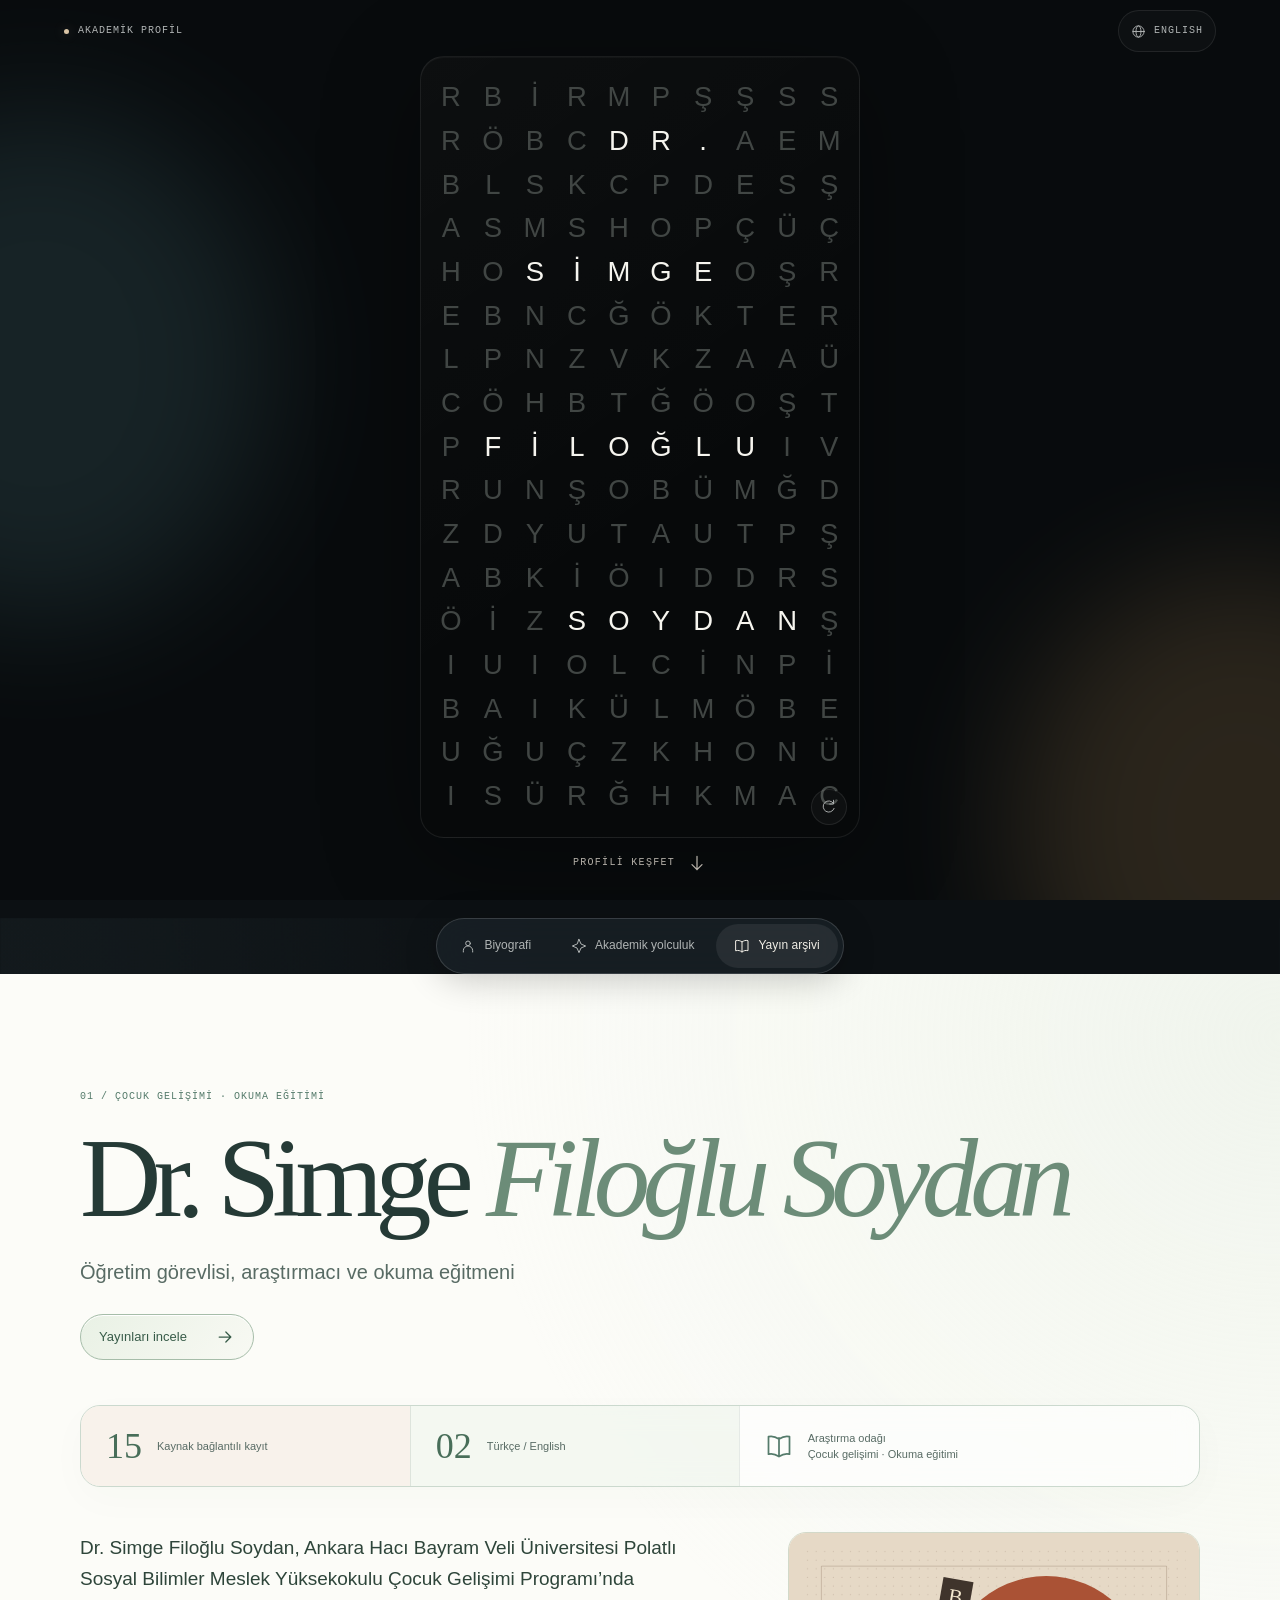
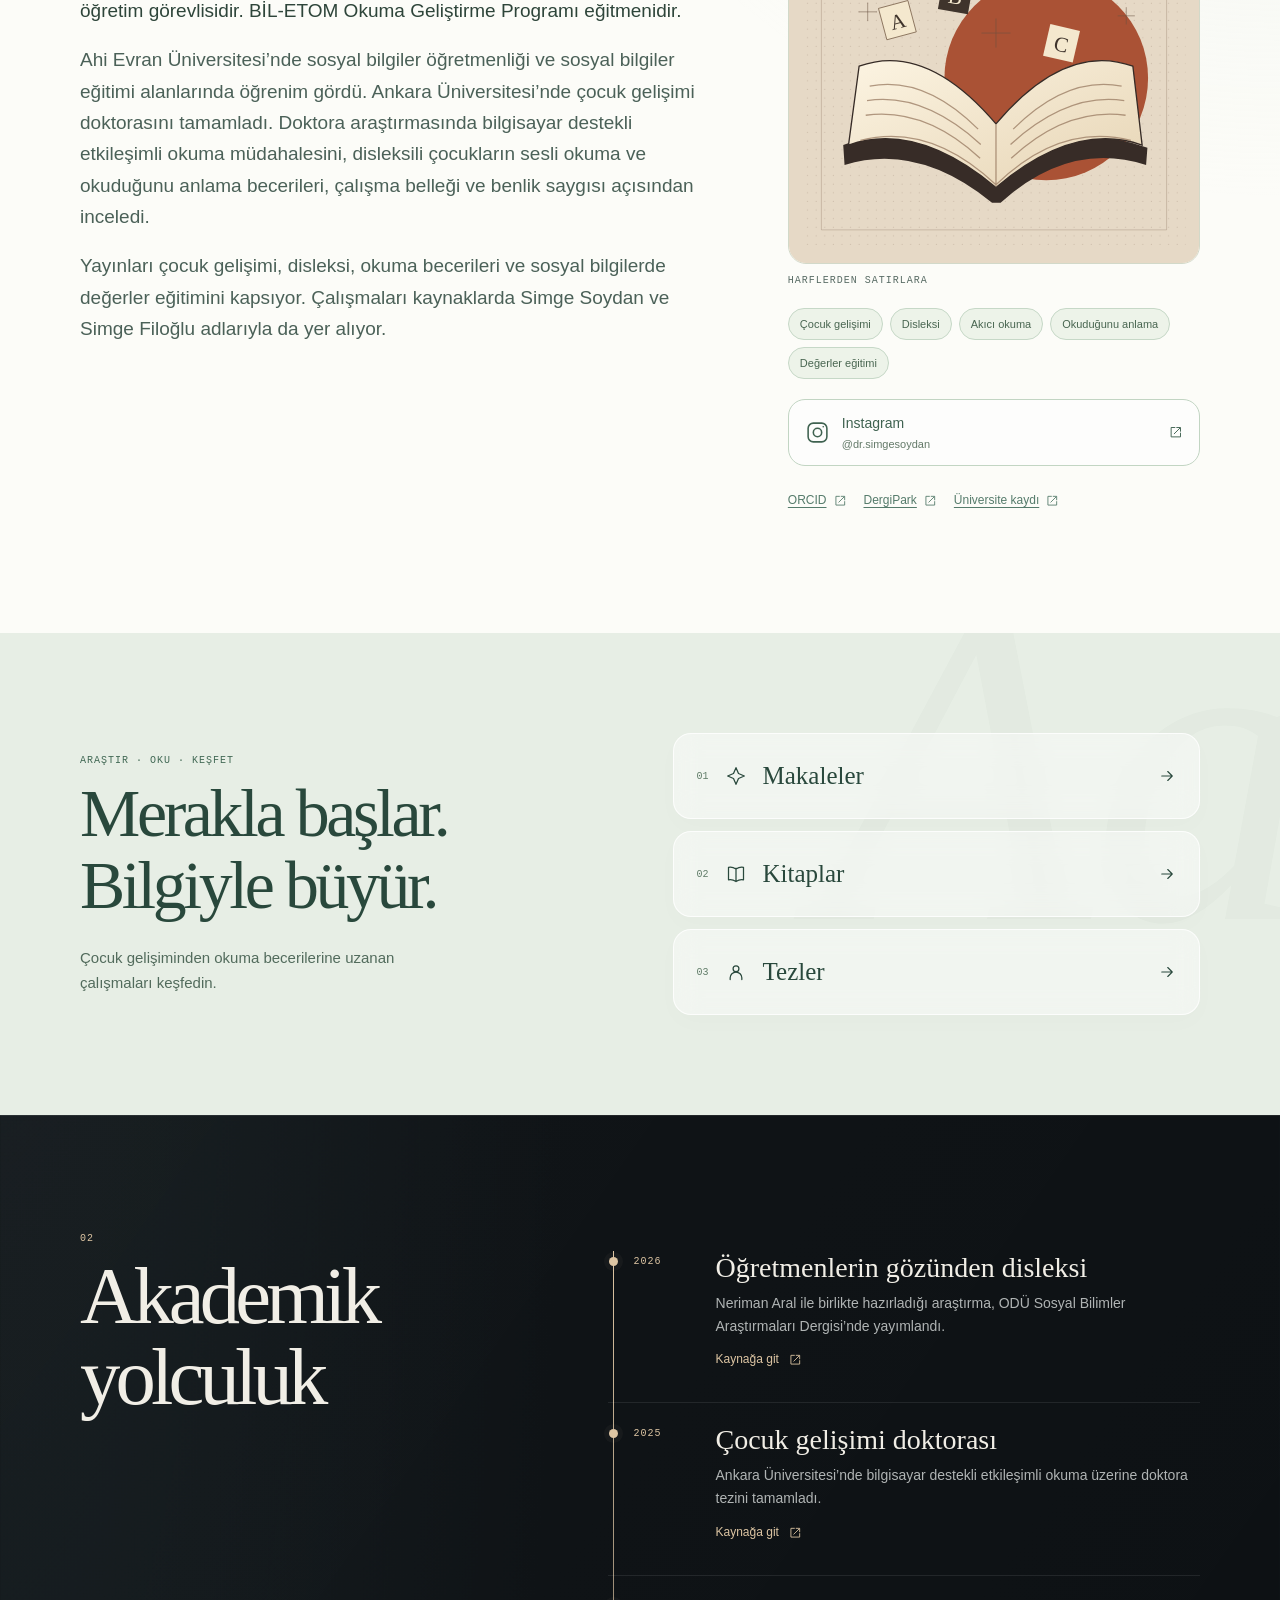
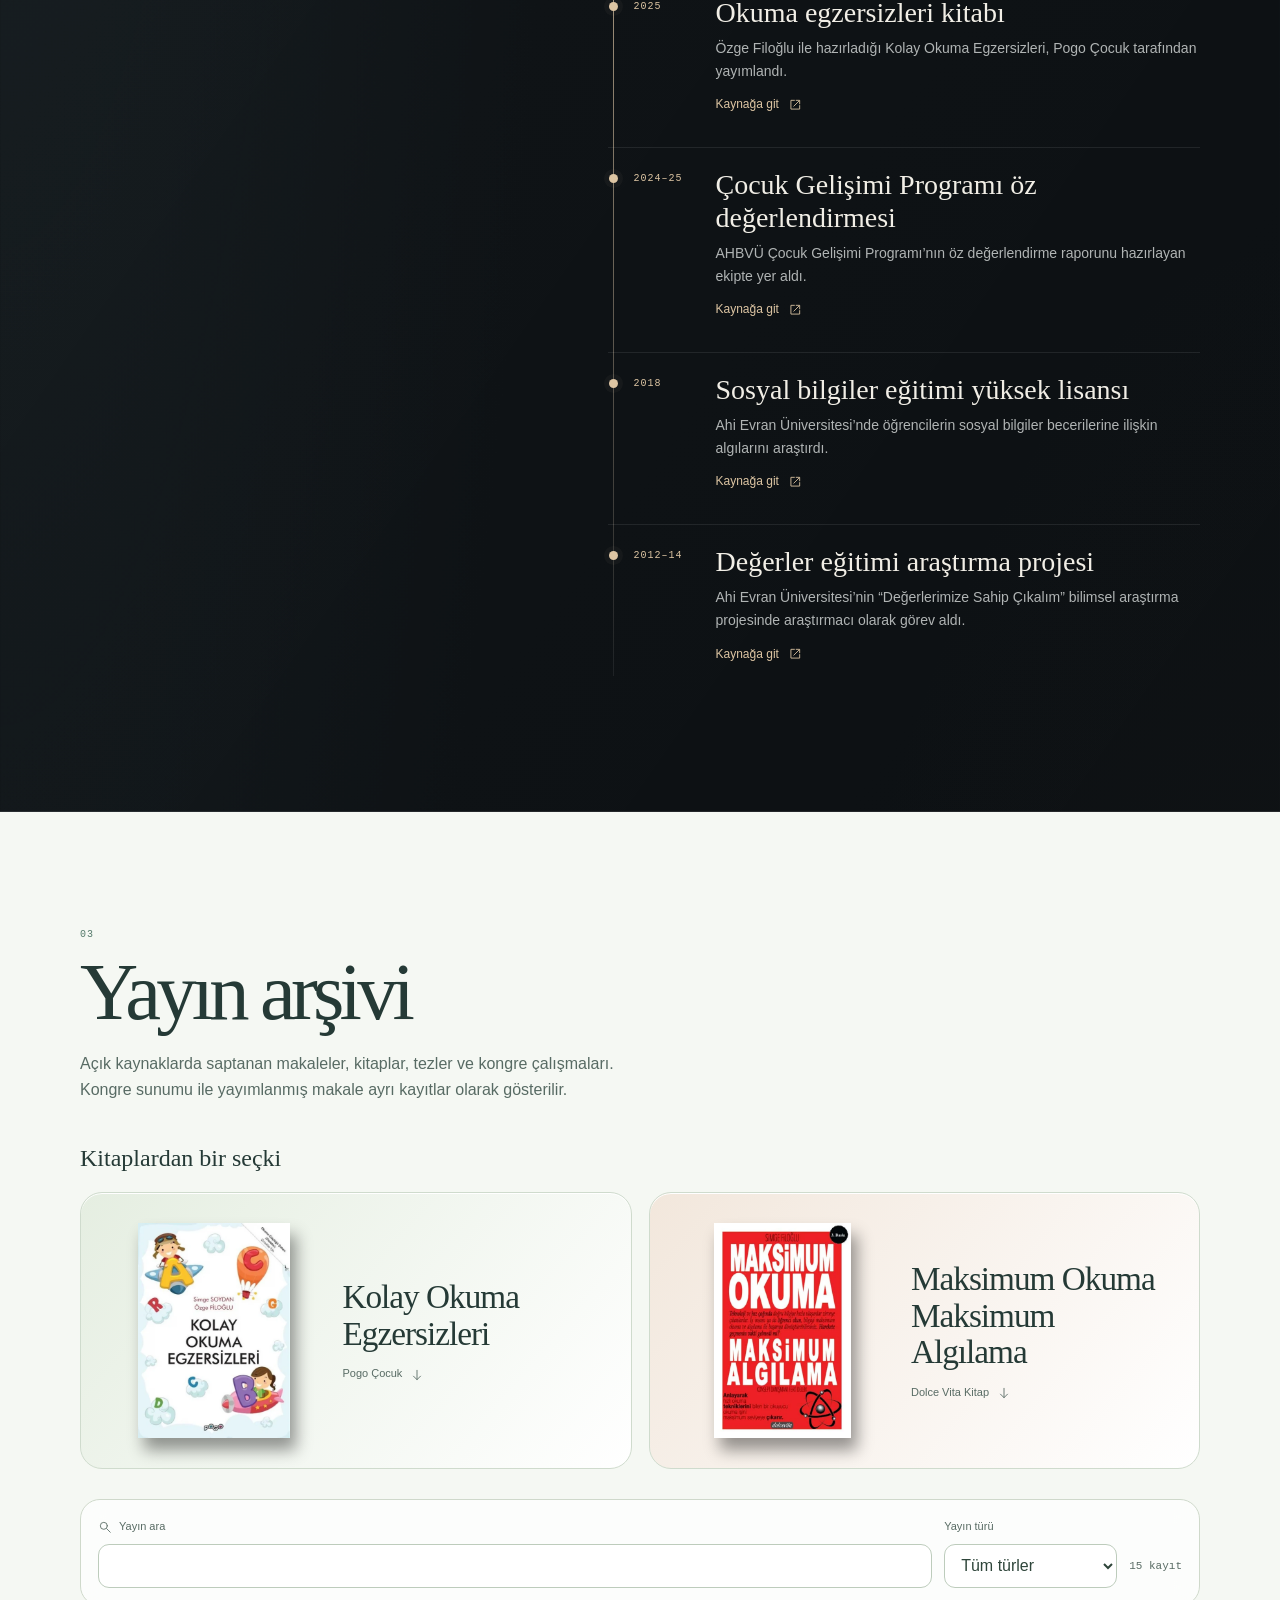
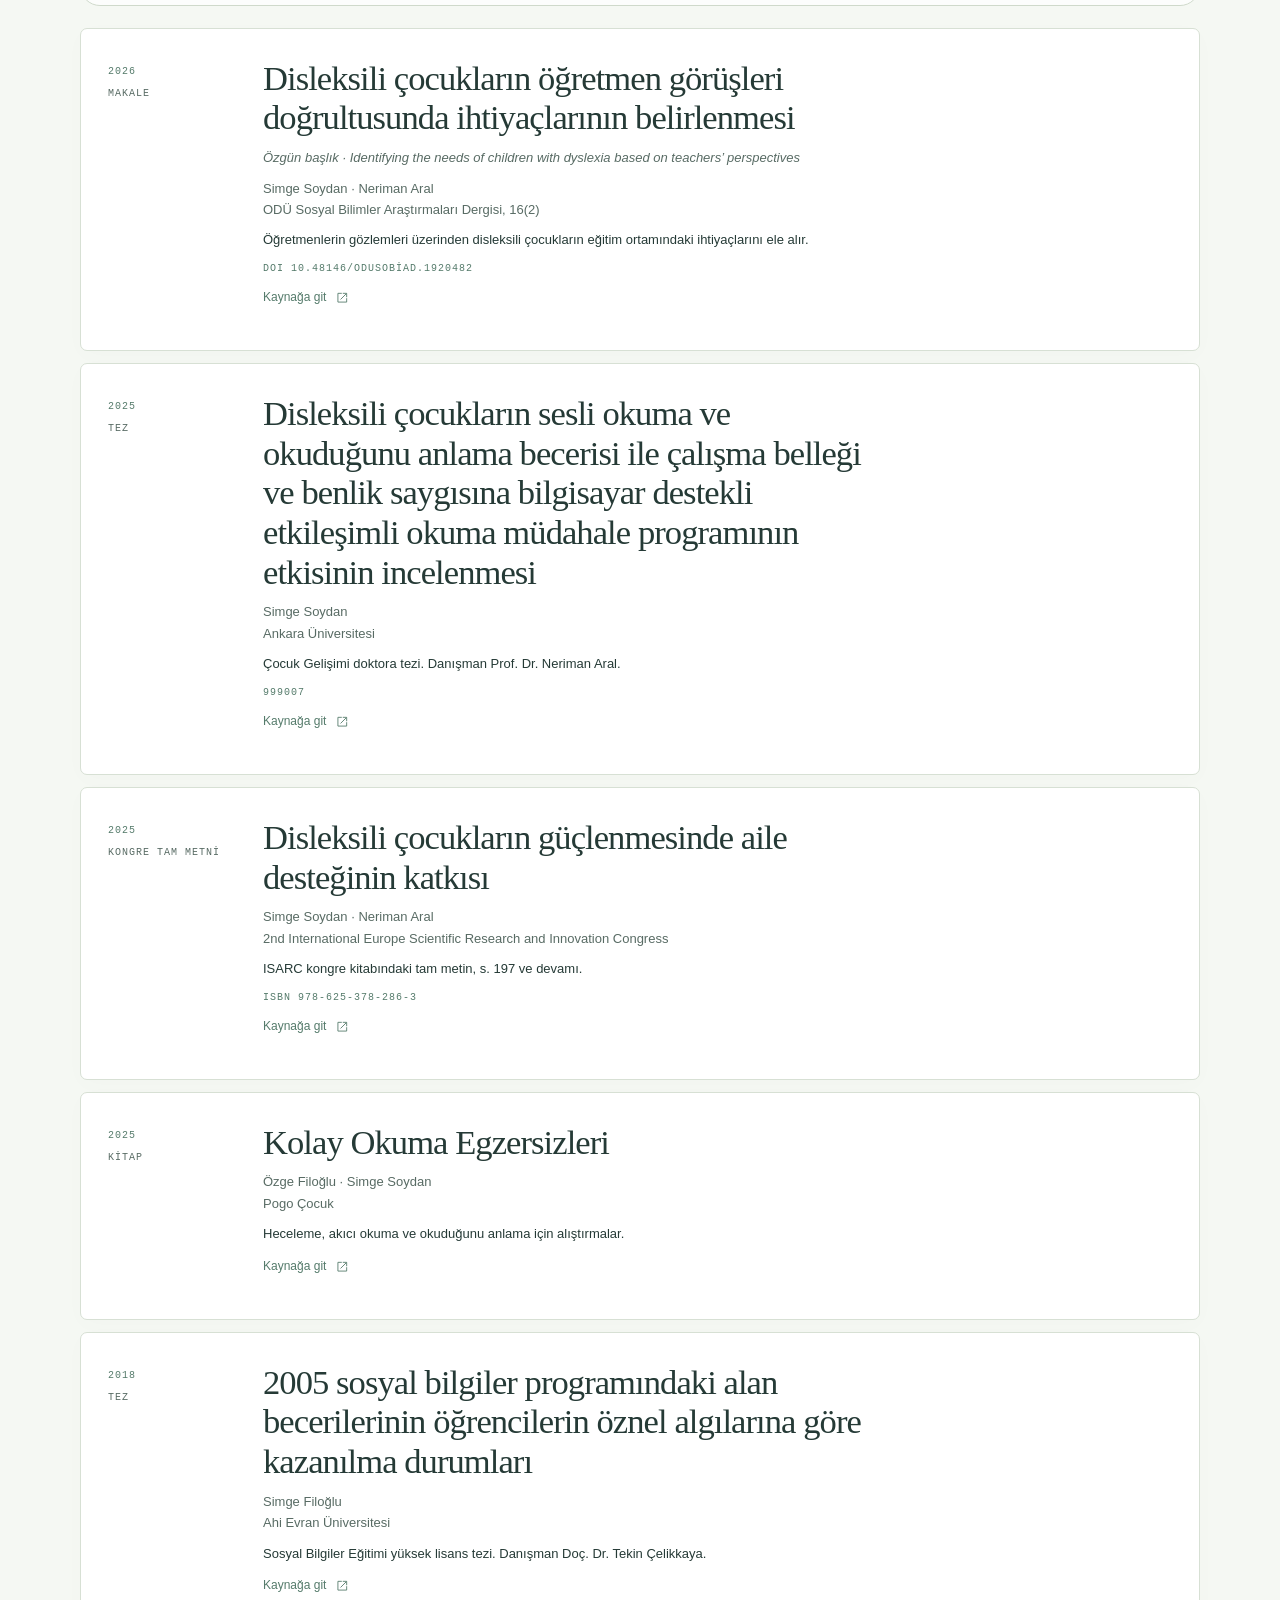
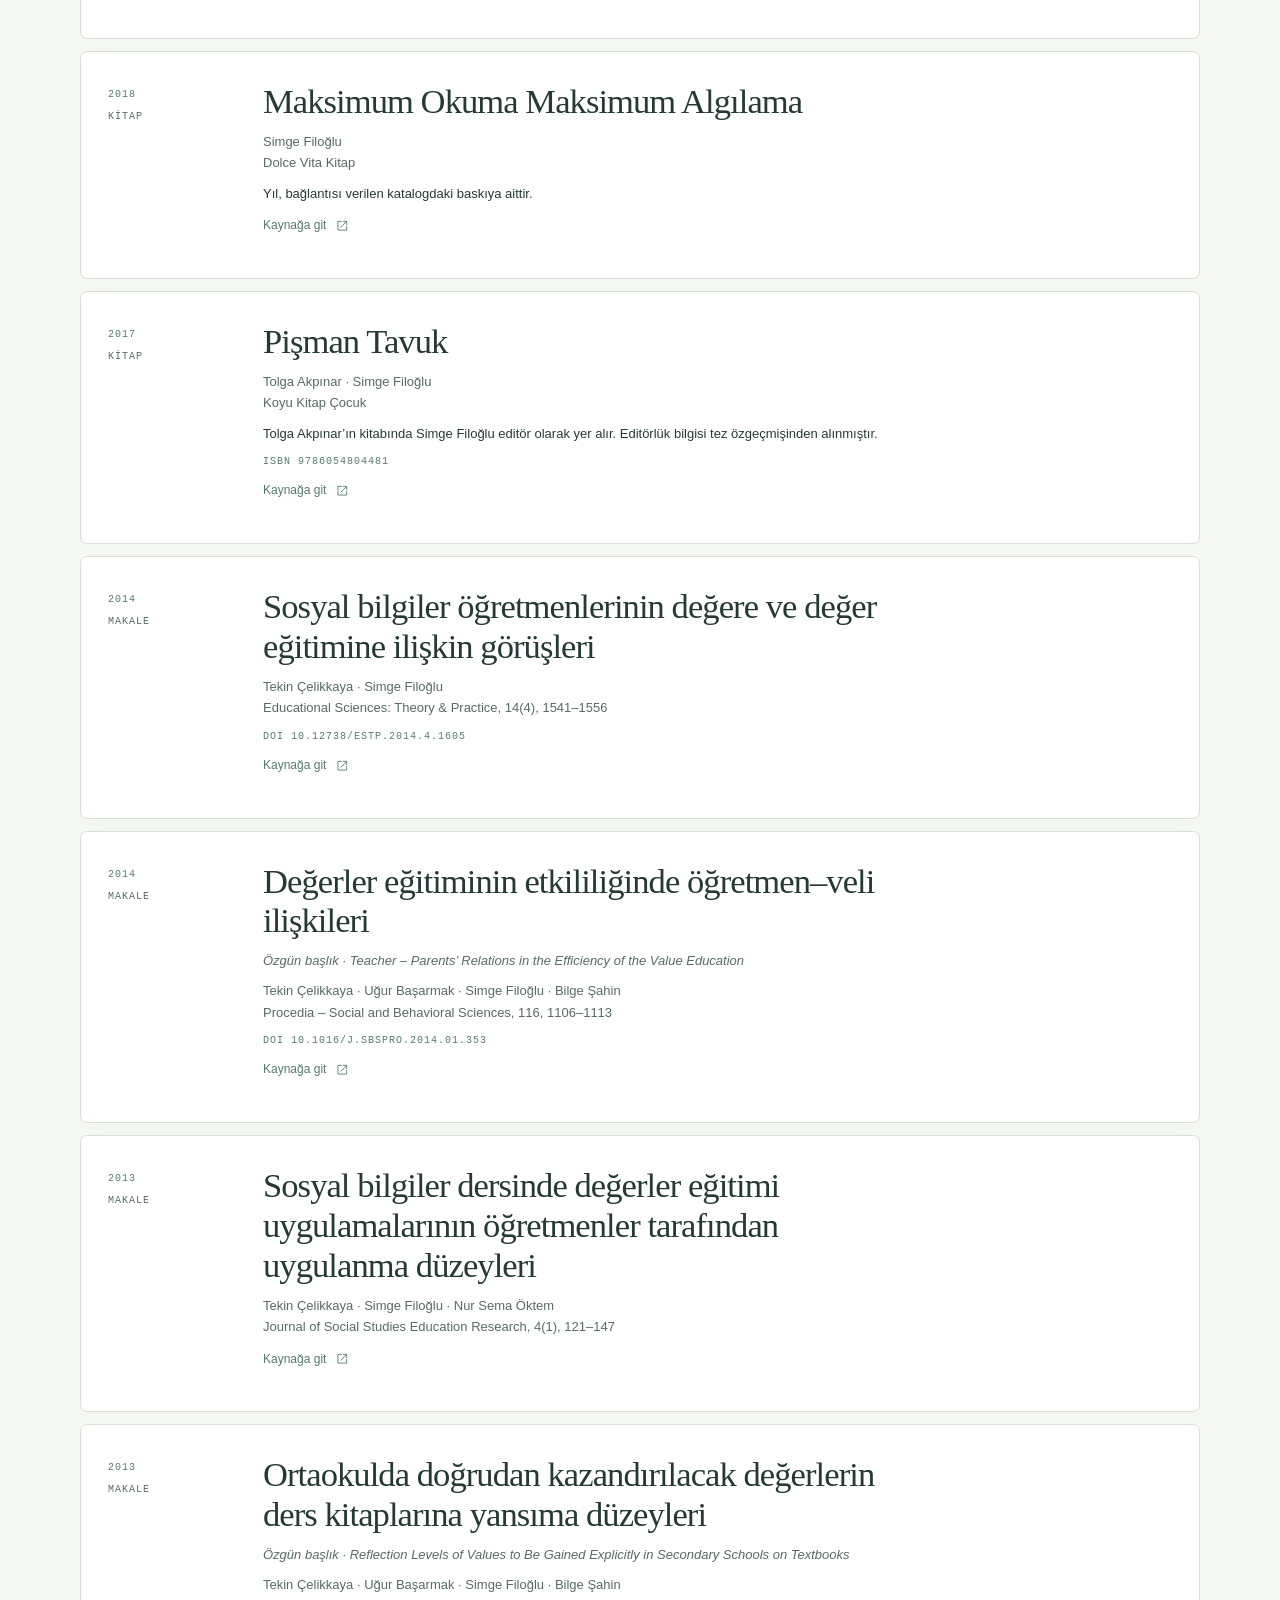
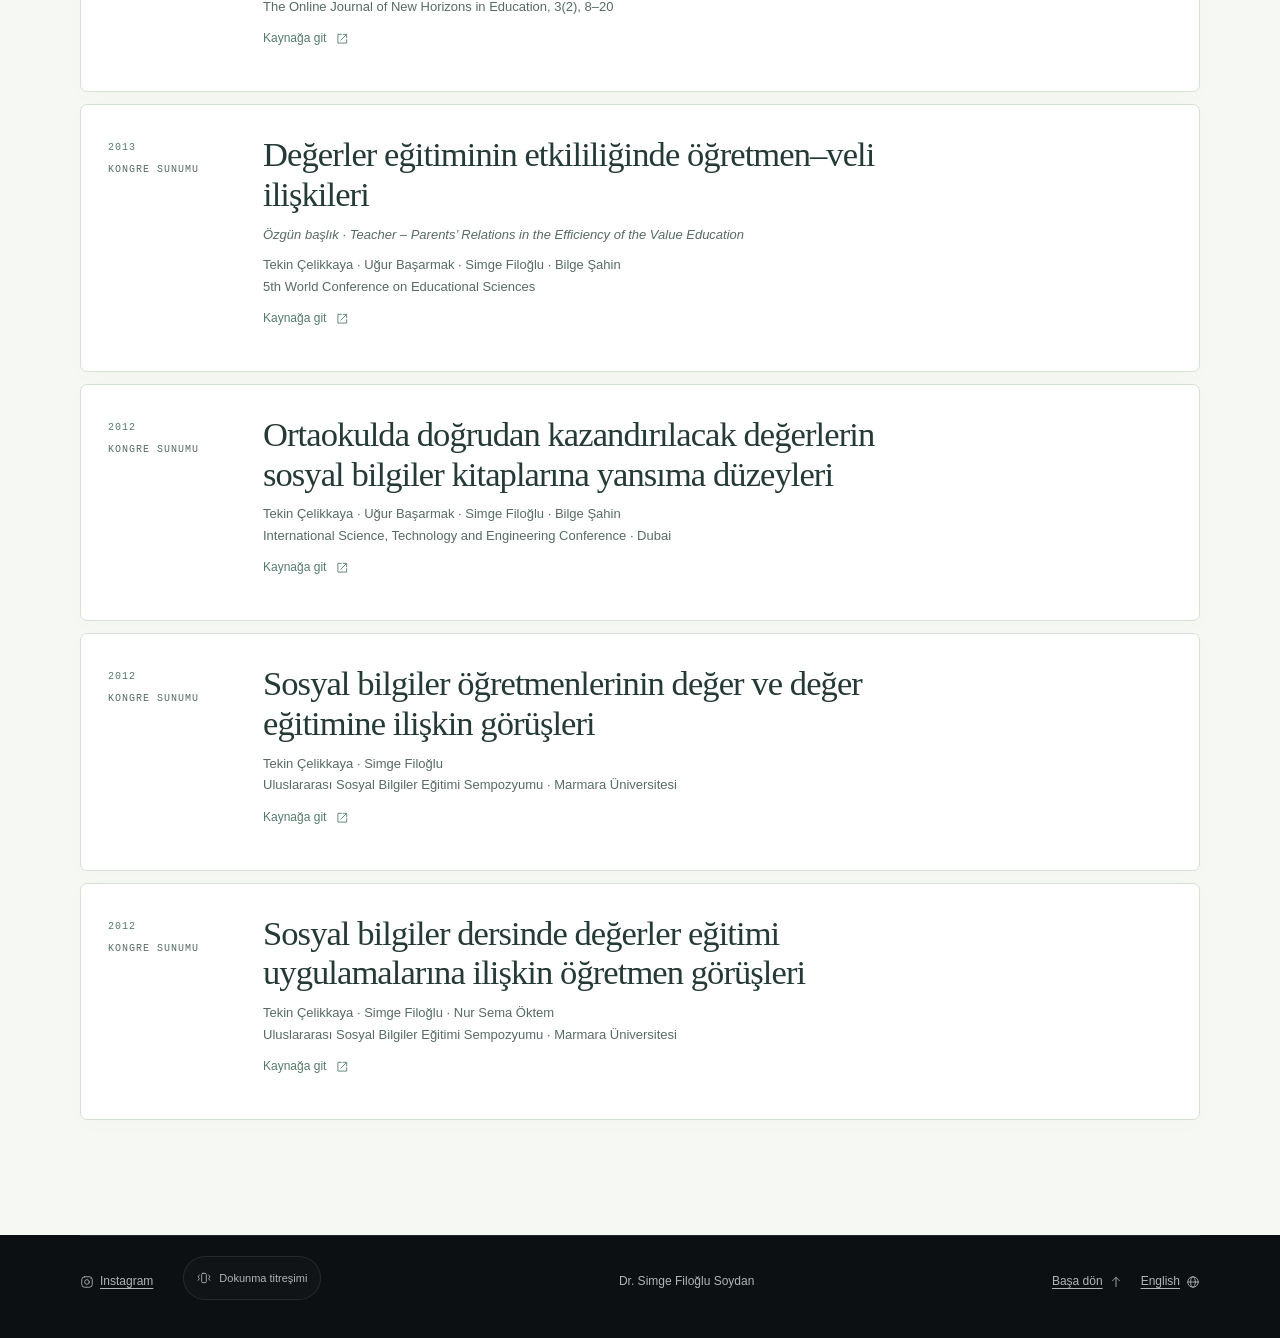
<file: index.html>
<!doctype html>
<html lang="tr">
<head>
  <meta charset="utf-8">
  <meta name="viewport" content="width=device-width, initial-scale=1">
  <meta name="theme-color" content="#0c1013">
  <title>Dr. Simge Filoğlu Soydan | Akademik Profil ve Yayınlar</title>
  <meta name="description" content="Dr. Simge Filoğlu Soydan’ın biyografisi, çocuk gelişimi ve disleksi araştırmaları, BİL-ETOM eğitmenliği, kitapları ve akademik yayınları.">
  <link rel="canonical" href="https://semayy.github.io/simge/">
  <link rel="alternate" hreflang="tr" href="https://semayy.github.io/simge/">
  <link rel="alternate" hreflang="en" href="https://semayy.github.io/simge/en/">
  <link rel="alternate" hreflang="x-default" href="https://semayy.github.io/simge/">
  <meta property="og:type" content="profile">
  <meta property="og:title" content="Dr. Simge Filoğlu Soydan | Akademik Profil ve Yayınlar">
  <meta property="og:description" content="Dr. Simge Filoğlu Soydan’ın biyografisi, çocuk gelişimi ve disleksi araştırmaları, BİL-ETOM eğitmenliği, kitapları ve akademik yayınları.">
  <meta property="og:url" content="https://semayy.github.io/simge/">
  <meta property="og:locale" content="tr_TR">
  <meta name="twitter:card" content="summary">
  <style>:root {
  color-scheme:dark;
  --bg:#0c1013;
  --panel:#171d21;
  --text:#f1eee6;
  --muted:#b0b4b4;
  --line:#ffffff16;
  --accent:#ddc5a3;
  --serif:Georgia,'Times New Roman',serif;
  --sans:Arial,Helvetica,sans-serif;
  --mono:ui-monospace,Consolas,monospace
}
* {
  box-sizing:border-box
}
html {
  scroll-behavior:smooth;
  scroll-padding-top:105px
}
body {
  margin:0;
  color:var(--text);
  background:var(--bg);
  font:16px/1.65 var(--sans)
}
[hidden] {
  display:none!important
}
h1,h2,h3,p {
  margin:0
}
a {
  color:inherit;
  text-underline-offset:.25em
}
button,input,select {
  font:inherit
}
a,button {
  -webkit-tap-highlight-color:transparent
}
a:focus-visible,button:focus-visible,input:focus-visible,select:focus-visible {
  outline:2px solid var(--accent);
  outline-offset:5px
}
::selection {
  background:var(--accent);
  color:#15191c
}
.icon-sprite {
  position:absolute;
  width:0;
  height:0;
  overflow:hidden
}
.icon {
  width:20px;
  height:20px;
  flex-shrink:0;
  fill:none;
  stroke:currentColor;
  stroke-width:1.5;
  stroke-linecap:round;
  stroke-linejoin:round;
  vertical-align:middle
}
.skip {
  position:fixed;
  z-index:20;
  top:8px;
  left:8px;
  transform:translateY(-150%);
  padding:9px 14px;
  background:var(--text);
  color:var(--bg)
}
.skip:focus {
  transform:none
}
.reading-progress {
  position:fixed;
  z-index:30;
  inset:0 0 auto;
  height:2px;
  transform:scaleX(0);
  transform-origin:left;
  background:linear-gradient(90deg,#698e92,var(--accent));
  pointer-events:none
}
.intro {
  position:relative;
  isolation:isolate;
  min-height:100svh;
  display:grid;
  grid-template-rows:auto 1fr auto;
  justify-items:center;
  align-items:center;
  padding:10px clamp(18px,5vw,66px) max(15px,env(safe-area-inset-bottom));
  background:#080b0d;
  overflow:hidden
}
.intro::before,.intro::after {
  content:"";
  position:absolute;
  z-index:-1;
  border-radius:50%;
  filter:blur(65px);
  width:36vw;
  height:40vw;
  max-width:510px;
  max-height:540px;
  pointer-events:none;
  opacity:.25
}
.intro::before {
  background:#446c72;
  left:-15%;
  top:12%;
  animation:drift 17s ease-in-out infinite alternate
}
.intro::after {
  background:#927348;
  right:-15%;
  bottom:-20%;
  animation:drift 22s ease-in-out infinite alternate-reverse
}
@keyframes drift {
  to {
    transform:translate(14%,8%) scale(1.15)
  }
}
.intro-bar {
  width:100%;
  max-width:1240px;
  display:flex;
  justify-content:space-between;
  align-items:center;
  gap:12px;
  font:10px/1.4 var(--mono);
  letter-spacing:.1em;
  text-transform:uppercase;
  color:var(--muted)
}
.intro-label {
  display:flex;
  align-items:center;
  gap:9px
}
.status-dot {
  width:5px;
  height:5px;
  border-radius:50%;
  background:#d9c5a6;
  box-shadow:0 0 12px #d9c5a650
}
.language {
  display:inline-flex;
  align-items:center;
  gap:8px;
  min-height:42px;
  padding:0 12px;
  text-decoration:none;
  border:1px solid var(--line);
  border-radius:24px;
  background:#ffffff06
}
.language .icon {
  width:15px;
  height:15px
}
.poster {
  position:relative;
  width:min(100%,460px,max(235px,calc((100svh - 118px)*.5625)));
  aspect-ratio:9/16;
  border:1px solid #ffffff14;
  border-radius:24px;
  box-shadow:0 20px 100px #0005,inset 0 1px 0 #ffffff08;
  background:linear-gradient(145deg,#ffffff06,transparent 60%),#080a0bf5;
  overflow:hidden
}
.glyph-grid {
  height:100%;
  display:grid;
  grid-template-columns:repeat(10,minmax(0,1fr));
  grid-template-rows:repeat(17,minmax(0,1fr));
  padding:4.3% 2%;
  user-select:none
}
.glyph-grid span {
  display:grid;
  place-items:center;
  color:#414644;
  font:300 clamp(13px,min(4.8vw,3.05svh),28px)/1 'Helvetica Neue',Arial,sans-serif
}
.glyph-grid .key {
  color:#f6f5ef
}
.glyph-grid.running .key {
  animation:glow .76s var(--delay) both
}
@keyframes glow {
  0% {
    color:#414644
  }
  60% {
    color:#fff;
    text-shadow:0 0 16px #fff9
  }
  100% {
    color:#f6f5ef;
    text-shadow:none
  }
}
.replay {
  position:absolute;
  bottom:12px;
  right:12px;
  display:grid;
  place-items:center;
  width:36px;
  height:36px;
  border:1px solid var(--line);
  border-radius:50%;
  background:#ffffff08;
  color:var(--muted);
  cursor:pointer
}
.replay .icon {
  width:15px;
  height:15px
}
.replay:hover .icon {
  animation:turn .7s ease
}
@keyframes turn {
  to {
    transform:rotate(360deg)
  }
}
.enter {
  display:inline-flex;
  align-items:center;
  gap:12px;
  min-height:44px;
  text-decoration:none;
  font:10px/1.4 var(--mono);
  letter-spacing:.13em;
  text-transform:uppercase;
  color:#d6d1c8
}
.enter .icon {
  animation:nudge 2.8s ease-in-out infinite
}
@keyframes nudge {
  0%,70%,100% {
    transform:translateY(0)
  }
  85% {
    transform:translateY(4px)
  }
}
main {
  position:relative;
  background:radial-gradient(ellipse at 0% 13%,#26343860,transparent 32%),radial-gradient(ellipse at 100% 55%,#4e403423,transparent 32%)
}
.wrap {
  width:min(calc(100% - 100px),1120px);
  margin-inline:auto
}
.nav {
  position:sticky;
  top:14px;
  z-index:10;
  width:fit-content;
  max-width:calc(100% - 28px);
  display:flex;
  gap:4px;
  padding:5px;
  margin-top:18px;
  border:1px solid #ffffff25;
  border-radius:40px;
  background:#1c2429f2;
  box-shadow:0 6px 35px #0003
}
@supports(backdrop-filter:blur(20px)) {
  .nav {
    background:#1c2429b5;
    backdrop-filter:blur(22px) saturate(140%)
  }
}
.nav a {
  display:inline-flex;
  align-items:center;
  justify-content:center;
  gap:8px;
  min-height:44px;
  padding:0 18px;
  border-radius:30px;
  text-decoration:none;
  font-size:12px;
  color:var(--muted);
  transition:background .25s,color .25s
}
.nav .icon {
  width:16px;
  height:16px
}
.nav a:hover,.nav a[aria-current] {
  color:var(--text);
  background:#ffffff12
}
.section {
  padding-block:clamp(54px,9vw,115px);
  scroll-margin-top:90px
}
.kicker,.year,.record-kind,.identifier {
  font:10px/1.5 var(--mono);
  letter-spacing:.1em;
  text-transform:uppercase;
  color:var(--accent)
}
h1,h2,h3 {
  font-family:var(--serif);
  font-weight:400
}
h1 {
  font-size:clamp(49px,8.8vw,119px);
  line-height:.96;
  letter-spacing:-.07em;
  margin-top:20px;
  max-width:1000px
}
h1 span {
  display:inline-block
}
h1 span+span {
  font-style:italic;
  color:var(--accent)
}
h2 {
  font-size:clamp(44px,6.3vw,83px);
  line-height:1;
  letter-spacing:-.06em;
  margin-top:10px
}
.role {
  margin-top:24px;
  font-size:clamp(16px,1.8vw,20px);
  color:var(--muted)
}
.primary-button {
  display:inline-flex;
  align-items:center;
  gap:28px;
  min-height:46px;
  margin-top:25px;
  padding:0 18px;
  border:1px solid #e7cba440;
  background:linear-gradient(135deg,#e7cba41c,#ffffff04);
  border-radius:28px;
  color:var(--accent);
  text-decoration:none;
  font-size:13px;
  box-shadow:inset 0 1px 0 #ffffff10
}
.primary-button .icon {
  transition:transform .25s
}
.primary-button:hover .icon {
  transform:translateX(4px)
}
.summary-strip {
  display:grid;
  grid-template-columns:1fr 1fr 1.4fr;
  margin-top:45px;
  border:1px solid var(--line);
  border-radius:20px;
  background:linear-gradient(120deg,#ffffff06,#ffffff02);
  overflow:hidden
}
.summary-strip>div {
  display:flex;
  align-items:center;
  gap:15px;
  padding:22px 25px
}
.summary-strip>div+div {
  border-left:1px solid var(--line)
}
.summary-strip strong {
  font:36px/1 var(--serif);
  color:var(--accent)
}
.summary-strip span {
  font-size:11px;
  color:var(--muted);
  line-height:1.5
}
.summary-strip .icon {
  width:28px;
  height:28px;
  color:var(--accent)
}
.bio-columns {
  display:grid;
  grid-template-columns:minmax(0,1.5fr) minmax(0,1fr);
  gap:clamp(30px,7vw,90px);
  margin-top:45px;
  align-items:start
}
.bio-copy {
  font-size:clamp(16px,1.6vw,19px);
  color:#c8cbca
}
.bio-copy p+p {
  margin-top:18px
}
.bio-copy p:first-child {
  color:var(--text)
}
.editorial-figure {
  margin:0 0 20px;
  position:relative
}
.editorial-figure img {
  display:block;
  width:100%;
  height:auto;
  border-radius:18px;
  border:1px solid #ffffff24
}
.editorial-figure figcaption {
  margin-top:10px;
  color:var(--muted);
  font:10px/1.4 var(--mono);
  letter-spacing:.1em;
  text-transform:uppercase
}
.topics {
  display:flex;
  flex-wrap:wrap;
  gap:7px;
  margin:0;
  padding:0;
  list-style:none
}
.topics li {
  padding:6px 11px;
  border:1px solid var(--line);
  border-radius:20px;
  color:var(--muted);
  font-size:11px;
  background:#ffffff03
}
.profiles {
  display:flex;
  flex-wrap:wrap;
  gap:0 17px;
  margin-top:13px
}
.profiles a {
  display:inline-flex;
  align-items:center;
  min-height:44px;
  font-size:12px;
  color:var(--accent)
}
.tint {
  border-block:1px solid var(--line);
  background:linear-gradient(125deg,#ffffff05,transparent)
}
.split {
  display:grid;
  grid-template-columns:minmax(0,.85fr) minmax(0,1.15fr);
  gap:35px clamp(35px,7vw,90px)
}
.timeline,.records {
  list-style:none;
  margin:0;
  padding:0
}
.timeline {
  position:relative
}
.timeline::before {
  content:"";
  position:absolute;
  top:20px;
  bottom:20px;
  left:5px;
  width:1px;
  background:linear-gradient(var(--accent),#ffffff12)
}
.timeline li {
  display:grid;
  grid-template-columns:70px minmax(0,1fr);
  gap:12px;
  padding:20px 0 20px 26px;
  position:relative
}
.timeline li::before {
  content:"";
  position:absolute;
  top:26px;
  left:1px;
  width:9px;
  height:9px;
  border-radius:50%;
  background:var(--accent);
  box-shadow:0 0 0 5px #ddc5a30a
}
.timeline li+li {
  border-top:1px solid var(--line)
}
.year {
  padding-top:3px
}
.timeline h3 {
  font-size:clamp(22px,2.3vw,28px);
  line-height:1.18
}
.timeline p {
  margin-top:8px;
  font-size:14px;
  color:var(--muted)
}
.source-link {
  display:inline-flex;
  align-items:center;
  gap:9px;
  min-height:44px;
  font-size:12px;
  color:var(--accent);
  text-decoration:none
}
.source-link:hover {
  text-decoration:underline
}
.archive-intro {
  max-width:65ch;
  margin-top:18px;
  color:var(--muted)
}
.featured {
  margin-top:35px
}
.featured>h3 {
  font-size:24px;
  margin-bottom:14px
}
.book-grid {
  display:grid;
  grid-template-columns:repeat(2,minmax(0,1fr));
  gap:17px;
  margin:0;
  padding:0;
  list-style:none
}
.book-card {
  display:grid;
  grid-template-columns:minmax(0,4fr) minmax(0,5fr);
  align-items:center;
  gap:clamp(12px,3vw,25px);
  min-height:100%;
  padding:clamp(16px,2.8vw,30px);
  border:1px solid var(--line);
  border-radius:22px;
  background:linear-gradient(130deg,#c2c6bf12,#ffffff03);
  text-decoration:none;
  transition:transform .3s,border-color .3s,box-shadow .3s;
  overflow:hidden
}
.book-grid li:nth-child(2) .book-card {
  background:linear-gradient(130deg,#a3543220,#ffffff03)
}
.book-image {
  display:grid;
  place-items:center
}
.book-image img {
  display:block;
  width:auto;
  height:clamp(125px,19vw,215px);
  max-width:100%;
  object-fit:contain;
  filter:drop-shadow(6px 12px 8px #0006);
  transition:transform .4s
}
.book-info {
  min-width:0
}
.book-title {
  display:block;
  font:clamp(22px,2.6vw,35px)/1.1 var(--serif);
  letter-spacing:-.03em
}
.book-publisher {
  display:block;
  margin-top:12px;
  color:var(--muted);
  font-size:11px
}
.book-card:hover {
  transform:translateY(-4px);
  border-color:#ddc5a360;
  box-shadow:0 15px 45px #0004
}
.book-card:hover img {
  transform:rotate(-3deg) translateY(-3px)
}
.filters {
  display:flex;
  flex-wrap:wrap;
  align-items:end;
  gap:12px;
  margin-block:30px 22px;
  padding:17px;
  border:1px solid var(--line);
  border-radius:20px;
  background:#ffffff04
}
.filters label {
  display:grid;
  gap:8px;
  min-width:145px;
  color:var(--muted);
  font-size:11px
}
.filters label:first-child {
  flex:1
}
.filters label>span {
  display:flex;
  gap:7px;
  align-items:center
}
.filters .icon {
  width:14px;
  height:14px
}
.filters input,.filters select {
  width:100%;
  min-width:0;
  min-height:44px;
  border:1px solid #ffffff22;
  border-radius:11px;
  padding:9px 12px;
  color:var(--text);
  background:#101619;
  font:16px var(--sans)
}
.filters output {
  color:var(--muted);
  font:11px/44px var(--mono);
  white-space:nowrap
}
.records {
  display:grid;
  gap:12px
}
.record {
  display:grid;
  grid-template-columns:135px minmax(0,1fr);
  gap:20px;
  padding:27px;
  border:1px solid var(--line);
  border-radius:18px;
  background:linear-gradient(130deg,#ffffff05,#ffffff02);
  scroll-margin-top:100px;
  transition:border-color .25s,background .25s
}
.record:hover {
  border-color:#ddc5a340;
  background:#ffffff05
}
.record-kind {
  padding-top:5px
}
.record-kind span {
  display:block;
  margin-top:7px;
  color:var(--muted)
}
.record h3 {
  font-size:clamp(24px,2.7vw,35px);
  line-height:1.15;
  letter-spacing:-.027em
}
.record p {
  margin-top:9px;
  font-size:13px
}
.record-meta,.original {
  color:var(--muted)
}
.original {
  font-style:italic
}
.identifier {
  display:block;
  margin-top:10px;
  overflow-wrap:anywhere
}
.empty {
  padding-block:20px;
  color:var(--muted)
}
.footer {
  display:flex;
  flex-wrap:wrap;
  align-items:center;
  gap:0 18px;
  border-top:1px solid var(--line);
  padding-block:20px 30px;
  font-size:12px;
  color:var(--muted)
}
.footer>span {
  margin-right:auto
}
.footer a {
  display:inline-flex;
  align-items:center;
  min-height:44px
}
.haptics {
  display:inline-flex;
  align-items:center;
  gap:8px;
  min-height:44px;
  border:1px solid var(--line);
  border-radius:24px;
  padding:0 13px;
  margin-right:auto;
  margin-bottom:8px;
  background:#ffffff05;
  color:var(--muted);
  cursor:pointer;
  font-size:11px
}
.haptics[aria-pressed=true] {
  color:var(--accent);
  border-color:#ddc5a370
}
.haptics[aria-pressed=true] .icon {
  animation:wobble .25s 2
}
@keyframes wobble {
  25% {
    transform:translateX(-2px)
  }
  75% {
    transform:translateX(2px)
  }
}
.tap-feedback {
  animation:tap .28s ease
}
@keyframes tap {
  50% {
    box-shadow:0 0 0 5px #ddc5a320;
    filter:brightness(1.16)
  }
}
.motion-ready .reveal {
  opacity:0;
  transform:translateY(18px);
  transition:opacity .65s,transform .65s
}
.motion-ready .reveal.visible {
  opacity:1;
  transform:none
}
@media(min-width:900px) {
  .split>div:first-child {
    position:sticky;
    top:110px;
    align-self:start
  }
}
@media(max-width:750px) {
  .wrap {
    width:calc(100% - 40px)
  }
  .bio-columns,.split {
    grid-template-columns:minmax(0,1fr)
  }
  .summary-strip>div {
    padding:17px 14px;
    gap:9px
  }
  .summary-strip strong {
    font-size:30px
  }
  .summary-strip span {
    font-size:10px
  }
  .summary-strip>div:last-child {
    gap:10px
  }
  .summary-strip .icon {
    width:24px;
    height:24px
  }
  .bio-columns {
    gap:26px
  }
  .editorial-figure {
    max-width:440px
  }
  .record {
    grid-template-columns:1fr;
    gap:11px;
    padding:22px
  }
  .record-kind {
    display:flex;
    align-items:baseline;
    gap:10px;
    padding:0
  }
  .record-kind span {
    margin:0
  }
  .nav a {
    font-size:11px;
    padding-inline:13px;
    gap:6px
  }
}
@media(max-width:520px) {
  .intro {
    padding-inline:16px
  }
  .poster {
    border-radius:18px
  }
  .summary-strip {
    grid-template-columns:1fr 1fr
  }
  .summary-strip>div:last-child {
    grid-column:1/-1;
    border-left:0;
    border-top:1px solid var(--line)
  }
  .summary-strip>div:last-child span br {
    display:none
  }
  .book-grid {
    gap:10px
  }
  .book-card {
    grid-template-columns:1fr;
    align-content:start;
    padding:19px 12px
  }
  .book-title {
    font-size:clamp(19px,5.2vw,26px)
  }
  .book-image img {
    height:170px
  }
  .book-info {
    padding-top:7px
  }
  .filters label:first-child {
    flex-basis:100%
  }
  .timeline li {
    grid-template-columns:62px minmax(0,1fr);
    gap:8px;
    padding-left:23px
  }
  .timeline h3 {
    font-size:23px
  }
  .nav {
    top:9px
  }
  .nav a {
    padding-inline:10px;
    font-size:10px
  }
  .nav .icon {
    width:14px;
    height:14px
  }
  .footer .haptics {
    flex-basis:100%;
    justify-content:center;
    margin-bottom:14px
  }
  .footer>span {
    flex-basis:100%;
    margin-bottom:8px
  }
}
@media(hover:none) {
  .book-card:hover {
    transform:none
  }
  .book-card:hover img {
    transform:none
  }
}
@media(prefers-reduced-motion:reduce) {
  html {
    scroll-behavior:auto
  }
  *,*::before,*::after {
    animation:none!important;
    transition:none!important
  }
  .motion-ready .reveal {
    opacity:1;
    transform:none
  }
}
.profiles a,.footer a {
  gap:6px
}
.profiles .icon,.footer .icon,.source-link .icon,.book-publisher .icon {
  width:14px;
  height:14px
}
.book-publisher .icon {
  margin-left:5px
}
@supports(backdrop-filter:blur(12px)) {
  .filters,.summary-strip {
    backdrop-filter:blur(12px)
  }
}

.light-panel {
  --text: #253a36;
  --muted: #586b64;
  --accent: #557b6b;
  --line: #294c371c;
  color-scheme: light;
  color: var(--text);
  background: #fcfcf8;
}
.bio-light {
  background: radial-gradient(ellipse at 100% 5%, #e5eee280, transparent 45%), #fcfcf8;
}
.archive-light {
  background: #f5f8f3;
}
.light-panel h1 span + span {
  color: #6c8c78;
}
.light-panel .bio-copy {
  color: #4b6158;
}
.light-panel .bio-copy p:first-child {
  color: #2e453a;
}
.light-panel .primary-button {
  color: #385c49;
  border-color: #a6bda9;
  background: linear-gradient(130deg, #e9f1e5, #f8f9f3);
  box-shadow: inset 0 1px 0 #fff;
}
.light-panel .summary-strip {
  background: #fff9;
  border-color: #cbd9ce;
  box-shadow: 0 12px 40px #36543a06;
}
.light-panel .summary-strip > div:first-child {
  background: #f3e8dd90;
}
.light-panel .summary-strip > div:nth-child(2) {
  background: #eaf1e680;
}
.light-panel .summary-strip strong {
  color: #486e59;
}
.light-panel .topics li {
  color: #496651;
  border-color: #c6d8c7;
  background: #edf3e9;
}
.light-panel .editorial-figure img {
  border-color: #d2d9c9;
}
.light-panel .book-card,
.light-panel .book-grid li:nth-child(2) .book-card {
  background: linear-gradient(130deg, #e5eee1, #fff);
  border-color: #cfdbcd;
  box-shadow: inset 0 1px 0 #fff;
}
.light-panel .book-grid li:nth-child(2) .book-card {
  background: linear-gradient(130deg, #f2e7dc, #fff);
}
.light-panel .book-card:hover {
  border-color: #95b099;
  box-shadow: 0 14px 32px #29433112;
}
.light-panel .record {
  background: #fff;
  border-color: #d7e0d4;
  box-shadow: 0 5px 24px #314a3504;
}
.light-panel .record:hover {
  border-color: #a5bda7;
  background: #fff;
}
.light-panel .filters {
  background: #ffffffb3;
  border-color: #cfd9cb;
}
.light-panel .filters input,
.light-panel .filters select {
  color: #2e453a;
  background: #fff;
  border-color: #bdccbc;
}
.social-profile {
  display: flex;
  align-items: center;
  gap: 12px;
  min-height: 67px;
  margin-top: 20px;
  padding: 12px 16px;
  border: 1px solid #c2d5c3;
  border-radius: 17px;
  background: #fff9;
  color: #3f6250;
  text-decoration: none;
  transition: transform .25s, box-shadow .25s;
}
.social-profile > .icon:first-child {
  width: 25px;
  height: 25px;
}
.social-profile > .icon:last-child {
  width: 15px;
  height: 15px;
  margin-left: auto;
}
.social-profile span {
  font-size: 14px;
}
.social-profile small {
  display: block;
  color: #637968;
  font-size: 11px;
}
.social-profile:hover {
  transform: translateY(-2px);
  box-shadow: 0 10px 25px #29433110;
}
.footer-social {
  padding-right: 12px;
}

/* Editorial discovery and refined reading surfaces */
.discovery {padding:clamp(55px,8vw,100px) 0;background:#e7eee5;color:#29483c;--accent:#416854;--muted:#526b5c;--line:#29483c24;position:relative;overflow:hidden}
.discovery::before {content:"Aa";position:absolute;right:-.08em;top:-.2em;font:italic clamp(220px,35vw,490px)/1 Georgia,serif;color:#355c3e06;pointer-events:none}
.discovery-layout {display:grid;grid-template-columns:1fr 1fr;gap:65px;align-items:center;position:relative}
.discovery h2 {white-space:pre-line;font-size:clamp(42px,5.3vw,68px);line-height:1.07;letter-spacing:-.05em}
.discovery-copy {max-width:38ch;font-size:15px;color:#526b5c;margin-top:23px}
.discovery-links {display:grid;gap:12px}
.discovery-links a {display:flex;align-items:center;gap:17px;min-height:86px;border:1px solid #ffffffc9;border-radius:18px;padding:18px 23px;background:#ffffff70;text-decoration:none;box-shadow:0 8px 25px #36543a04;transition:transform .25s,background .25s}
.discovery-links a:hover {transform:translateX(5px);background:#fff}
.discovery-links a>span:not(.discovery-number) {font:25px Georgia,serif}
.discovery-links a>.icon:last-child {margin-left:auto;width:18px}
.discovery-number {font:10px var(--mono);color:#607c68}
.clear-search {min-height:44px;padding:9px 13px;border:1px solid #bdccbc;border-radius:12px;color:#385c49;background:#eef4eb;cursor:pointer;font-size:12px}
.book-card {position:relative}
.book-card::after {content:"";position:absolute;inset:-70% -100%;background:linear-gradient(110deg,transparent 44%,#ffffff70 50%,transparent 56%);transform:translateX(-60%);pointer-events:none}
@media(hover:hover) and (prefers-reduced-motion:no-preference) {.book-card:hover::after {animation:book-shine .85s ease forwards}}
@keyframes book-shine {to{transform:translateX(60%)}}
.light-panel .record {border-radius:7px;padding-block:30px}
.light-panel .record h3 {max-width:36ch}
.light-panel .source-link {min-height:44px}
.bio-light .section {padding-bottom:clamp(60px,9vw,110px)}
@supports(backdrop-filter:blur(14px)){.discovery-links a {backdrop-filter:blur(14px)}}
@media(max-width:750px){.discovery-layout{grid-template-columns:1fr;gap:30px}.discovery-links a{min-height:74px}.discovery-links a>span:not(.discovery-number){font-size:24px}}
@media(prefers-reduced-motion:reduce){.discovery-links a:hover{transform:none}}
</style>
  <script type="application/ld+json">{"@context": "https://schema.org", "@graph": [{"@type": "ProfilePage", "@id": "https://semayy.github.io/simge/#profile-page", "url": "https://semayy.github.io/simge/", "name": "Dr. Simge Filoğlu Soydan | Akademik Profil ve Yayınlar", "description": "Dr. Simge Filoğlu Soydan’ın biyografisi, çocuk gelişimi ve disleksi araştırmaları, BİL-ETOM eğitmenliği, kitapları ve akademik yayınları.", "inLanguage": "tr", "mainEntity": {"@id": "https://semayy.github.io/simge/#person"}}, {"@type": "Person", "@id": "https://semayy.github.io/simge/#person", "name": "Simge Filoğlu Soydan", "honorificPrefix": "Dr.", "alternateName": ["Simge Soydan", "Simge Filoğlu", "Simge Filoglu Soydan"], "jobTitle": "Öğretim görevlisi, araştırmacı ve okuma eğitmeni", "url": "https://semayy.github.io/simge/", "description": "Dr. Simge Filoğlu Soydan, Ankara Hacı Bayram Veli Üniversitesi Polatlı Sosyal Bilimler Meslek Yüksekokulu Çocuk Gelişimi Programı’nda öğretim görevlisidir. BİL-ETOM Okuma Geliştirme Programı eğitmenidir.", "sameAs": ["https://orcid.org/0000-0002-5829-1854", "https://dergipark.org.tr/tr/pub/@simge-soydan", "https://www.instagram.com/dr.simgesoydan/"], "worksFor": {"@type": "CollegeOrUniversity", "name": "Ankara Hacı Bayram Veli Üniversitesi", "url": "https://hacibayram.edu.tr/"}, "alumniOf": [{"@type": "CollegeOrUniversity", "name": "Ankara Üniversitesi"}, {"@type": "CollegeOrUniversity", "name": "Ahi Evran Üniversitesi"}], "knowsAbout": ["Çocuk gelişimi", "Disleksi", "Akıcı okuma", "Okuduğunu anlama", "Değerler eğitimi"]}, {"@type": "ItemList", "@id": "https://semayy.github.io/simge/#publications", "name": "Yayın arşivi", "numberOfItems": 15, "itemListElement": [{"@type": "ListItem", "position": 1, "item": {"@type": "ScholarlyArticle", "name": "Identifying the needs of children with dyslexia based on teachers’ perspectives", "inLanguage": "en", "url": "https://doi.org/10.48146/odusobiad.1920482", "author": [{"@id": "https://semayy.github.io/simge/#person"}, {"@type": "Person", "name": "Neriman Aral"}], "datePublished": "2026", "identifier": "DOI 10.48146/odusobiad.1920482"}}, {"@type": "ListItem", "position": 2, "item": {"@type": "Thesis", "name": "Disleksili çocukların sesli okuma ve okuduğunu anlama becerisi ile çalışma belleği ve benlik saygısına bilgisayar destekli etkileşimli okuma müdahale programının etkisinin incelenmesi", "inLanguage": "tr", "url": "https://tezara.org/theses/999007", "author": [{"@id": "https://semayy.github.io/simge/#person"}], "datePublished": "2025", "identifier": "999007"}}, {"@type": "ListItem", "position": 3, "item": {"@type": "ScholarlyArticle", "name": "Disleksili çocukların güçlenmesinde aile desteğinin katkısı", "inLanguage": "tr", "url": "https://www.isarconference.org/_files/ugd/6dc816_a9e23b5eba724f838b6a06b0472e8044.pdf", "author": [{"@id": "https://semayy.github.io/simge/#person"}, {"@type": "Person", "name": "Neriman Aral"}], "datePublished": "2025", "identifier": "ISBN 978-625-378-286-3"}}, {"@type": "ListItem", "position": 4, "item": {"@type": "Book", "name": "Kolay Okuma Egzersizleri", "inLanguage": "tr", "url": "https://www.kitapstore.com/urun/527828/kitap/pogo-cocuk/simge-soydan/kolay-okuma-egzersizleri/", "author": [{"@type": "Person", "name": "Özge Filoğlu"}, {"@id": "https://semayy.github.io/simge/#person"}], "datePublished": "2025"}}, {"@type": "ListItem", "position": 5, "item": {"@type": "Thesis", "name": "2005 sosyal bilgiler programındaki alan becerilerinin öğrencilerin öznel algılarına göre kazanılma durumları", "inLanguage": "tr", "url": "https://openaccess.ahievran.edu.tr/items/fe1d61b5-5c47-4dc9-8574-d200cee0cd5d", "author": [{"@id": "https://semayy.github.io/simge/#person"}], "datePublished": "2018"}}, {"@type": "ListItem", "position": 6, "item": {"@type": "Book", "name": "Maksimum Okuma Maksimum Algılama", "inLanguage": "tr", "url": "https://www.kitapyurdu.com/kitap/maksimum-okuma-maksimum-algilama/442913.html", "author": [{"@id": "https://semayy.github.io/simge/#person"}], "datePublished": "2018"}}, {"@type": "ListItem", "position": 7, "item": {"@type": "Book", "name": "Pişman Tavuk", "inLanguage": "tr", "url": "https://openaccess.ahievran.edu.tr/bitstreams/9913492c-754d-4f4c-a1c4-cf6487f839d6/download", "author": {"@type": "Person", "name": "Tolga Akpınar"}, "editor": {"@id": "https://semayy.github.io/simge/#person"}, "datePublished": "2017", "identifier": "ISBN 9786054804481"}}, {"@type": "ListItem", "position": 8, "item": {"@type": "ScholarlyArticle", "name": "Sosyal bilgiler öğretmenlerinin değere ve değer eğitimine ilişkin görüşleri", "inLanguage": "tr", "url": "https://openaccess.ahievran.edu.tr/items/da883620-4bea-49e8-9838-e4df1e1721cf", "author": [{"@type": "Person", "name": "Tekin Çelikkaya"}, {"@id": "https://semayy.github.io/simge/#person"}], "datePublished": "2014", "identifier": "DOI 10.12738/estp.2014.4.1605"}}, {"@type": "ListItem", "position": 9, "item": {"@type": "ScholarlyArticle", "name": "Teacher – Parents’ Relations in the Efficiency of the Value Education", "inLanguage": "en", "url": "https://doi.org/10.1016/j.sbspro.2014.01.353", "author": [{"@type": "Person", "name": "Tekin Çelikkaya"}, {"@type": "Person", "name": "Uğur Başarmak"}, {"@id": "https://semayy.github.io/simge/#person"}, {"@type": "Person", "name": "Bilge Şahin"}], "datePublished": "2014", "identifier": "DOI 10.1016/j.sbspro.2014.01.353"}}, {"@type": "ListItem", "position": 10, "item": {"@type": "ScholarlyArticle", "name": "Sosyal bilgiler dersinde değerler eğitimi uygulamalarının öğretmenler tarafından uygulanma düzeyleri", "inLanguage": "tr", "url": "https://dergipark.org.tr/tr/download/article-file/179044", "author": [{"@type": "Person", "name": "Tekin Çelikkaya"}, {"@id": "https://semayy.github.io/simge/#person"}, {"@type": "Person", "name": "Nur Sema Öktem"}], "datePublished": "2013"}}, {"@type": "ListItem", "position": 11, "item": {"@type": "ScholarlyArticle", "name": "Reflection Levels of Values to Be Gained Explicitly in Secondary Schools on Textbooks", "inLanguage": "en", "url": "https://tojcam.net/journals/tojned/volumes/tojned-volume03-i02.pdf", "author": [{"@type": "Person", "name": "Tekin Çelikkaya"}, {"@type": "Person", "name": "Uğur Başarmak"}, {"@id": "https://semayy.github.io/simge/#person"}, {"@type": "Person", "name": "Bilge Şahin"}], "datePublished": "2013"}}, {"@type": "ListItem", "position": 12, "item": {"@type": "CreativeWork", "name": "Teacher – Parents’ Relations in the Efficiency of the Value Education", "inLanguage": "en", "url": "https://openaccess.ahievran.edu.tr/bitstreams/9913492c-754d-4f4c-a1c4-cf6487f839d6/download", "author": [{"@type": "Person", "name": "Tekin Çelikkaya"}, {"@type": "Person", "name": "Uğur Başarmak"}, {"@id": "https://semayy.github.io/simge/#person"}, {"@type": "Person", "name": "Bilge Şahin"}], "datePublished": "2013"}}, {"@type": "ListItem", "position": 13, "item": {"@type": "CreativeWork", "name": "Ortaokulda doğrudan kazandırılacak değerlerin sosyal bilgiler kitaplarına yansıma düzeyleri", "inLanguage": "tr", "url": "https://openaccess.ahievran.edu.tr/bitstreams/9913492c-754d-4f4c-a1c4-cf6487f839d6/download", "author": [{"@type": "Person", "name": "Tekin Çelikkaya"}, {"@type": "Person", "name": "Uğur Başarmak"}, {"@id": "https://semayy.github.io/simge/#person"}, {"@type": "Person", "name": "Bilge Şahin"}], "datePublished": "2012"}}, {"@type": "ListItem", "position": 14, "item": {"@type": "CreativeWork", "name": "Sosyal bilgiler öğretmenlerinin değer ve değer eğitimine ilişkin görüşleri", "inLanguage": "tr", "url": "https://openaccess.ahievran.edu.tr/bitstreams/9913492c-754d-4f4c-a1c4-cf6487f839d6/download", "author": [{"@type": "Person", "name": "Tekin Çelikkaya"}, {"@id": "https://semayy.github.io/simge/#person"}], "datePublished": "2012"}}, {"@type": "ListItem", "position": 15, "item": {"@type": "CreativeWork", "name": "Sosyal bilgiler dersinde değerler eğitimi uygulamalarına ilişkin öğretmen görüşleri", "inLanguage": "tr", "url": "https://openaccess.ahievran.edu.tr/bitstreams/9913492c-754d-4f4c-a1c4-cf6487f839d6/download", "author": [{"@type": "Person", "name": "Tekin Çelikkaya"}, {"@id": "https://semayy.github.io/simge/#person"}, {"@type": "Person", "name": "Nur Sema Öktem"}], "datePublished": "2012"}}]}]}</script>
  
</head>
<body id="top">
<svg class="icon-sprite" xmlns="http://www.w3.org/2000/svg" aria-hidden="true">
<symbol id="i-instagram" viewBox="0 0 24 24"><rect x="3" y="3" width="18" height="18" rx="5"/><circle cx="12" cy="12" r="4"/><circle cx="17.5" cy="6.5" r=".8" fill="currentColor" stroke="none"/></symbol>
<symbol id="i-user" viewBox="0 0 24 24"><circle cx="12" cy="8" r="3.5"/><path d="M5 21v-2a7 7 0 0 1 14 0v2"/></symbol>
<symbol id="i-book" viewBox="0 0 24 24"><path d="M12 5v16M3 4c4-1 6 0 9 2 3-2 5-3 9-2v15c-4-1-6 0-9 2-3-2-5-3-9-2z"/></symbol>
<symbol id="i-spark" viewBox="0 0 24 24"><path d="m12 2 3 7 7 3-7 3-3 7-3-7-7-3 7-3z"/></symbol>
<symbol id="i-globe" viewBox="0 0 24 24"><circle cx="12" cy="12" r="9"/><ellipse cx="12" cy="12" rx="4" ry="9"/><path d="M3 12h18"/></symbol>
<symbol id="i-arrow" viewBox="0 0 24 24"><path d="M5 12h14m-6-6 6 6-6 6"/></symbol>
<symbol id="i-down" viewBox="0 0 24 24"><path d="M12 4v16m-6-6 6 6 6-6"/></symbol>
<symbol id="i-vibrate" viewBox="0 0 24 24"><rect x="8" y="4" width="8" height="16" rx="2"/><path d="m4 7-2 3 2 3-2 3m18-9 2 3-2 3 2 3"/></symbol>
<symbol id="i-repeat" viewBox="0 0 24 24"><path d="M20 7a9 9 0 1 0 1 8M20 2v6h-6"/></symbol>
<symbol id="i-external" viewBox="0 0 24 24"><path d="M14 4h6v6m-1-5-9 9M11 4H5v15h15v-6"/></symbol>
<symbol id="i-up" viewBox="0 0 24 24"><path d="M12 20V4m-6 6 6-6 6 6"/></symbol>
<symbol id="i-search" viewBox="0 0 24 24"><circle cx="10" cy="10" r="6"/><path d="m15 15 6 6"/></symbol>
</svg>
<div class="reading-progress" aria-hidden="true"></div>
  <a class="skip" href="#bio">İçeriğe geç</a>
  <header class="intro">
    <div class="intro-bar"><span class="intro-label"><span class="status-dot" aria-hidden="true"></span>Akademik profil</span><a class="language" href="?lang=en" lang="en" hreflang="en"><svg class="icon" aria-hidden="true"><use href="#i-globe"/></svg>English</a></div>
    <div class="poster">

      <div class="glyph-grid" aria-hidden="true"><span>R</span><span>B</span><span>İ</span><span>R</span><span>M</span><span>P</span><span>Ş</span><span>Ş</span><span>S</span><span>S</span><span>R</span><span>Ö</span><span>B</span><span>C</span><span class="key" style="--delay:170ms">D</span><span class="key" style="--delay:231ms">R</span><span class="key" style="--delay:292ms">.</span><span>A</span><span>E</span><span>M</span><span>B</span><span>L</span><span>S</span><span>K</span><span>C</span><span>P</span><span>D</span><span>E</span><span>S</span><span>Ş</span><span>A</span><span>S</span><span>M</span><span>S</span><span>H</span><span>O</span><span>P</span><span>Ç</span><span>Ü</span><span>Ç</span><span>H</span><span>O</span><span class="key" style="--delay:527ms">S</span><span class="key" style="--delay:588ms">İ</span><span class="key" style="--delay:649ms">M</span><span class="key" style="--delay:710ms">G</span><span class="key" style="--delay:771ms">E</span><span>O</span><span>Ş</span><span>R</span><span>E</span><span>B</span><span>N</span><span>C</span><span>Ğ</span><span>Ö</span><span>K</span><span>T</span><span>E</span><span>R</span><span>L</span><span>P</span><span>N</span><span>Z</span><span>V</span><span>K</span><span>Z</span><span>A</span><span>A</span><span>Ü</span><span>C</span><span>Ö</span><span>H</span><span>B</span><span>T</span><span>Ğ</span><span>Ö</span><span>O</span><span>Ş</span><span>T</span><span>P</span><span class="key" style="--delay:1064ms">F</span><span class="key" style="--delay:1125ms">İ</span><span class="key" style="--delay:1186ms">L</span><span class="key" style="--delay:1247ms">O</span><span class="key" style="--delay:1308ms">Ğ</span><span class="key" style="--delay:1369ms">L</span><span class="key" style="--delay:1430ms">U</span><span>I</span><span>V</span><span>R</span><span>U</span><span>N</span><span>Ş</span><span>O</span><span>B</span><span>Ü</span><span>M</span><span>Ğ</span><span>D</span><span>Z</span><span>D</span><span>Y</span><span>U</span><span>T</span><span>A</span><span>U</span><span>T</span><span>P</span><span>Ş</span><span>A</span><span>B</span><span>K</span><span>İ</span><span>Ö</span><span>I</span><span>D</span><span>D</span><span>R</span><span>S</span><span>Ö</span><span>İ</span><span>Z</span><span class="key" style="--delay:1723ms">S</span><span class="key" style="--delay:1784ms">O</span><span class="key" style="--delay:1845ms">Y</span><span class="key" style="--delay:1906ms">D</span><span class="key" style="--delay:1967ms">A</span><span class="key" style="--delay:2028ms">N</span><span>Ş</span><span>I</span><span>U</span><span>I</span><span>O</span><span>L</span><span>C</span><span>İ</span><span>N</span><span>P</span><span>İ</span><span>B</span><span>A</span><span>I</span><span>K</span><span>Ü</span><span>L</span><span>M</span><span>Ö</span><span>B</span><span>E</span><span>U</span><span>Ğ</span><span>U</span><span>Ç</span><span>Z</span><span>K</span><span>H</span><span>O</span><span>N</span><span>Ü</span><span>I</span><span>S</span><span>Ü</span><span>R</span><span>Ğ</span><span>H</span><span>K</span><span>M</span><span>A</span><span>C</span></div>
      <button class="replay" type="button" aria-label="Harf animasyonunu yeniden oynat" title="Harf animasyonunu yeniden oynat" hidden><svg class="icon" aria-hidden="true"><use href="#i-repeat"/></svg></button>
    </div>
    <a class="enter" href="#bio">Profili keşfet <svg class="icon" aria-hidden="true"><use href="#i-down"/></svg></a>
  </header>
  <main>
    <nav class="nav wrap" aria-label="Sayfa menüsü"><a href="#bio"><svg class="icon" aria-hidden="true"><use href="#i-user"/></svg>Biyografi</a><a href="#milestones"><svg class="icon" aria-hidden="true"><use href="#i-spark"/></svg>Akademik yolculuk</a><a href="#publications"><svg class="icon" aria-hidden="true"><use href="#i-book"/></svg>Yayın arşivi</a></nav>
    <div class="light-panel bio-light">
    <section class="section wrap" id="bio" aria-labelledby="name">
      <div class="bio-head">
        <p class="kicker">01 / Çocuk gelişimi · Okuma eğitimi</p>
        <h1 id="name"><span>Dr. Simge</span> <span>Filoğlu Soydan</span></h1>
        <p class="role">Öğretim görevlisi, araştırmacı ve okuma eğitmeni</p>
        <a class="primary-button" href="#publications">Yayınları incele <svg class="icon" aria-hidden="true"><use href="#i-arrow"/></svg></a>
      </div>
      <div class="summary-strip"><div><strong>15</strong><span>Kaynak bağlantılı kayıt</span></div><div><strong>02</strong><span>Türkçe / English</span></div><div><svg class="icon" aria-hidden="true"><use href="#i-book"/></svg><span>Araştırma odağı<br>Çocuk gelişimi · Okuma eğitimi</span></div></div>
      <div class="bio-columns">
        <div class="bio-copy"><p>Dr. Simge Filoğlu Soydan, Ankara Hacı Bayram Veli Üniversitesi Polatlı Sosyal Bilimler Meslek Yüksekokulu Çocuk Gelişimi Programı’nda öğretim görevlisidir. BİL-ETOM Okuma Geliştirme Programı eğitmenidir.</p><p>Ahi Evran Üniversitesi’nde sosyal bilgiler öğretmenliği ve sosyal bilgiler eğitimi alanlarında öğrenim gördü. Ankara Üniversitesi’nde çocuk gelişimi doktorasını tamamladı. Doktora araştırmasında bilgisayar destekli etkileşimli okuma müdahalesini, disleksili çocukların sesli okuma ve okuduğunu anlama becerileri, çalışma belleği ve benlik saygısı açısından inceledi.</p><p>Yayınları çocuk gelişimi, disleksi, okuma becerileri ve sosyal bilgilerde değerler eğitimini kapsıyor. Çalışmaları kaynaklarda Simge Soydan ve Simge Filoğlu adlarıyla da yer alıyor.</p></div>
        <aside>
          <figure class="editorial-figure">
            <img src="[data-uri]" width="620" height="498" loading="lazy" decoding="async" alt="">
            <figcaption>Harflerden satırlara</figcaption>
          </figure>
          <ul class="topics"><li>Çocuk gelişimi</li><li>Disleksi</li><li>Akıcı okuma</li><li>Okuduğunu anlama</li><li>Değerler eğitimi</li></ul>
          <a class="social-profile" href="https://www.instagram.com/dr.simgesoydan/" target="_blank" rel="noopener noreferrer"><svg class="icon" aria-hidden="true"><use href="#i-instagram"/></svg><span>Instagram <small>@dr.simgesoydan</small></span><svg class="icon" aria-hidden="true"><use href="#i-external"/></svg></a>
          <div class="profiles"><a href="https://orcid.org/0000-0002-5829-1854">ORCID <svg class="icon" aria-hidden="true"><use href="#i-external"/></svg></a><a href="https://dergipark.org.tr/tr/pub/@simge-soydan">DergiPark <svg class="icon" aria-hidden="true"><use href="#i-external"/></svg></a><a href="https://hacibayram.edu.tr/api/files/1/Hac%C4%B1bayram%20AHBV/polatli-myo%28tr-TR%29/2025%20%C3%B6z%20de%C4%9Ferlendirme/Cocuk%20Gelisimi%20Ozdegerlendirme%20Raporu.pdf">Üniversite kaydı <svg class="icon" aria-hidden="true"><use href="#i-external"/></svg></a></div>
        </aside>
      </div>
    </section>
    </div>
    <section class="discovery" aria-labelledby="discovery-title">
      <div class="wrap discovery-layout">
        <div><p class="kicker">ARAŞTIR · OKU · KEŞFET</p><h2 id="discovery-title">Merakla başlar.
Bilgiyle büyür.</h2><p class="discovery-copy">Çocuk gelişiminden okuma becerilerine uzanan çalışmaları keşfedin.</p></div>
        <div class="discovery-links">
          <a href="#publications" data-kind-link="article"><span class="discovery-number">01</span><svg class="icon" aria-hidden="true"><use href="#i-spark"/></svg><span>Makaleler</span><svg class="icon" aria-hidden="true"><use href="#i-arrow"/></svg></a>
          <a href="#publications" data-kind-link="book"><span class="discovery-number">02</span><svg class="icon" aria-hidden="true"><use href="#i-book"/></svg><span>Kitaplar</span><svg class="icon" aria-hidden="true"><use href="#i-arrow"/></svg></a>
          <a href="#publications" data-kind-link="thesis"><span class="discovery-number">03</span><svg class="icon" aria-hidden="true"><use href="#i-user"/></svg><span>Tezler</span><svg class="icon" aria-hidden="true"><use href="#i-arrow"/></svg></a>
        </div>
      </div>
    </section>
    <div class="tint">
      <section class="section wrap split" id="milestones" aria-labelledby="milestone-title">
        <div><p class="kicker">02</p><h2 id="milestone-title">Akademik yolculuk</h2></div>
        <ol class="timeline"><li><span class="year">2026</span><div><h3>Öğretmenlerin gözünden disleksi</h3><p>Neriman Aral ile birlikte hazırladığı araştırma, ODÜ Sosyal Bilimler Araştırmaları Dergisi’nde yayımlandı.</p><a class="source-link" href="https://doi.org/10.48146/odusobiad.1920482">Kaynağa git <svg class="icon" aria-hidden="true"><use href="#i-external"/></svg></a></div></li><li><span class="year">2025</span><div><h3>Çocuk gelişimi doktorası</h3><p>Ankara Üniversitesi’nde bilgisayar destekli etkileşimli okuma üzerine doktora tezini tamamladı.</p><a class="source-link" href="https://tezara.org/theses/999007">Kaynağa git <svg class="icon" aria-hidden="true"><use href="#i-external"/></svg></a></div></li><li><span class="year">2025</span><div><h3>Okuma egzersizleri kitabı</h3><p>Özge Filoğlu ile hazırladığı Kolay Okuma Egzersizleri, Pogo Çocuk tarafından yayımlandı.</p><a class="source-link" href="https://www.kitapstore.com/urun/527828/kitap/pogo-cocuk/simge-soydan/kolay-okuma-egzersizleri/">Kaynağa git <svg class="icon" aria-hidden="true"><use href="#i-external"/></svg></a></div></li><li><span class="year">2024–25</span><div><h3>Çocuk Gelişimi Programı öz değerlendirmesi</h3><p>AHBVÜ Çocuk Gelişimi Programı’nın öz değerlendirme raporunu hazırlayan ekipte yer aldı.</p><a class="source-link" href="https://hacibayram.edu.tr/api/files/1/Hac%C4%B1bayram%20AHBV/polatli-myo%28tr-TR%29/2025%20%C3%B6z%20de%C4%9Ferlendirme/Cocuk%20Gelisimi%20Ozdegerlendirme%20Raporu.pdf">Kaynağa git <svg class="icon" aria-hidden="true"><use href="#i-external"/></svg></a></div></li><li><span class="year">2018</span><div><h3>Sosyal bilgiler eğitimi yüksek lisansı</h3><p>Ahi Evran Üniversitesi’nde öğrencilerin sosyal bilgiler becerilerine ilişkin algılarını araştırdı.</p><a class="source-link" href="https://openaccess.ahievran.edu.tr/items/fe1d61b5-5c47-4dc9-8574-d200cee0cd5d">Kaynağa git <svg class="icon" aria-hidden="true"><use href="#i-external"/></svg></a></div></li><li><span class="year">2012–14</span><div><h3>Değerler eğitimi araştırma projesi</h3><p>Ahi Evran Üniversitesi’nin “Değerlerimize Sahip Çıkalım” bilimsel araştırma projesinde araştırmacı olarak görev aldı.</p><a class="source-link" href="https://openaccess.ahievran.edu.tr/bitstreams/9913492c-754d-4f4c-a1c4-cf6487f839d6/download">Kaynağa git <svg class="icon" aria-hidden="true"><use href="#i-external"/></svg></a></div></li></ol>
      </section>
    </div>
    <div class="light-panel archive-light">
    <section class="section wrap" id="publications" aria-labelledby="publication-title">
      <p class="kicker">03</p>
      <h2 id="publication-title">Yayın arşivi</h2>
      <p class="archive-intro">Açık kaynaklarda saptanan makaleler, kitaplar, tezler ve kongre çalışmaları. Kongre sunumu ile yayımlanmış makale ayrı kayıtlar olarak gösterilir.</p>
      <section class="featured" aria-labelledby="featured-title">
        <h3 id="featured-title">Kitaplardan bir seçki</h3>
        <ul class="book-grid"><li><a class="book-card" href="#easy-reading-exercises">
          <span class="book-image"><img src="[data-uri]" width="440" height="623" loading="lazy" decoding="async" alt=""></span>
          <span class="book-info"><span class="book-title">Kolay Okuma Egzersizleri</span>
          <span class="book-publisher">Pogo Çocuk <svg class="icon" aria-hidden="true"><use href="#i-down"/></svg></span></span>
        </a></li><li><a class="book-card" href="#maximum-reading">
          <span class="book-image"><img src="[data-uri]" width="422" height="660" loading="lazy" decoding="async" alt=""></span>
          <span class="book-info"><span class="book-title">Maksimum Okuma Maksimum Algılama</span>
          <span class="book-publisher">Dolce Vita Kitap <svg class="icon" aria-hidden="true"><use href="#i-down"/></svg></span></span>
        </a></li></ul>
      </section>
      <div class="filters" hidden>
        <label><span><svg class="icon" aria-hidden="true"><use href="#i-search"/></svg>Yayın ara</span> <input id="search" type="search" autocomplete="off"></label>
        <label>Yayın türü <select id="kind"><option value="">Tüm türler</option><option value="article">Makale</option><option value="thesis">Tez</option><option value="book">Kitap</option><option value="proceedings">Kongre tam metni</option><option value="talk">Kongre sunumu</option></select></label>
        <button type="button" class="clear-search" hidden>Aramayı temizle</button>
        <output id="count" aria-live="polite" data-label="kayıt"></output>
      </div>
      <p class="empty" hidden>Bu aramayla eşleşen yayın yok.</p>
      <ol class="records"><li class="record" id="dyslexia-teacher-perspectives" data-kind="article">
      <div class="record-kind">2026<span>Makale</span></div>
      <article><h3>Disleksili çocukların öğretmen görüşleri doğrultusunda ihtiyaçlarının belirlenmesi</h3><p class="original">Özgün başlık · <span lang="en">Identifying the needs of children with dyslexia based on teachers’ perspectives</span></p>
        <p class="record-meta">Simge Soydan · Neriman Aral<br>ODÜ Sosyal Bilimler Araştırmaları Dergisi, 16(2)</p>
        <p class="record-note">Öğretmenlerin gözlemleri üzerinden disleksili çocukların eğitim ortamındaki ihtiyaçlarını ele alır.</p><span class="identifier">DOI 10.48146/odusobiad.1920482</span><a class="source-link" href="https://doi.org/10.48146/odusobiad.1920482" aria-label="Kaynağa git — Disleksili çocukların öğretmen görüşleri doğrultusunda ihtiyaçlarının belirlenmesi">Kaynağa git <svg class="icon" aria-hidden="true"><use href="#i-external"/></svg></a>
      </article>
    </li><li class="record" id="interactive-reading-dissertation" data-kind="thesis">
      <div class="record-kind">2025<span>Tez</span></div>
      <article><h3>Disleksili çocukların sesli okuma ve okuduğunu anlama becerisi ile çalışma belleği ve benlik saygısına bilgisayar destekli etkileşimli okuma müdahale programının etkisinin incelenmesi</h3>
        <p class="record-meta">Simge Soydan<br>Ankara Üniversitesi</p>
        <p class="record-note">Çocuk Gelişimi doktora tezi. Danışman Prof. Dr. Neriman Aral.</p><span class="identifier">999007</span><a class="source-link" href="https://tezara.org/theses/999007" aria-label="Kaynağa git — Disleksili çocukların sesli okuma ve okuduğunu anlama becerisi ile çalışma belleği ve benlik saygısına bilgisayar destekli etkileşimli okuma müdahale programının etkisinin incelenmesi">Kaynağa git <svg class="icon" aria-hidden="true"><use href="#i-external"/></svg></a>
      </article>
    </li><li class="record" id="family-support-dyslexia" data-kind="proceedings">
      <div class="record-kind">2025<span>Kongre tam metni</span></div>
      <article><h3>Disleksili çocukların güçlenmesinde aile desteğinin katkısı</h3>
        <p class="record-meta">Simge Soydan · Neriman Aral<br>2nd International Europe Scientific Research and Innovation Congress</p>
        <p class="record-note">ISARC kongre kitabındaki tam metin, s. 197 ve devamı.</p><span class="identifier">ISBN 978-625-378-286-3</span><a class="source-link" href="https://www.isarconference.org/_files/ugd/6dc816_a9e23b5eba724f838b6a06b0472e8044.pdf" aria-label="Kaynağa git — Disleksili çocukların güçlenmesinde aile desteğinin katkısı">Kaynağa git <svg class="icon" aria-hidden="true"><use href="#i-external"/></svg></a>
      </article>
    </li><li class="record" id="easy-reading-exercises" data-kind="book">
      <div class="record-kind">2025<span>Kitap</span></div>
      <article><h3>Kolay Okuma Egzersizleri</h3>
        <p class="record-meta">Özge Filoğlu · Simge Soydan<br>Pogo Çocuk</p>
        <p class="record-note">Heceleme, akıcı okuma ve okuduğunu anlama için alıştırmalar.</p><a class="source-link" href="https://www.kitapstore.com/urun/527828/kitap/pogo-cocuk/simge-soydan/kolay-okuma-egzersizleri/" aria-label="Kaynağa git — Kolay Okuma Egzersizleri">Kaynağa git <svg class="icon" aria-hidden="true"><use href="#i-external"/></svg></a>
      </article>
    </li><li class="record" id="social-studies-curriculum-thesis" data-kind="thesis">
      <div class="record-kind">2018<span>Tez</span></div>
      <article><h3>2005 sosyal bilgiler programındaki alan becerilerinin öğrencilerin öznel algılarına göre kazanılma durumları</h3>
        <p class="record-meta">Simge Filoğlu<br>Ahi Evran Üniversitesi</p>
        <p class="record-note">Sosyal Bilgiler Eğitimi yüksek lisans tezi. Danışman Doç. Dr. Tekin Çelikkaya.</p><a class="source-link" href="https://openaccess.ahievran.edu.tr/items/fe1d61b5-5c47-4dc9-8574-d200cee0cd5d" aria-label="Kaynağa git — 2005 sosyal bilgiler programındaki alan becerilerinin öğrencilerin öznel algılarına göre kazanılma durumları">Kaynağa git <svg class="icon" aria-hidden="true"><use href="#i-external"/></svg></a>
      </article>
    </li><li class="record" id="maximum-reading" data-kind="book">
      <div class="record-kind">2018<span>Kitap</span></div>
      <article><h3>Maksimum Okuma Maksimum Algılama</h3>
        <p class="record-meta">Simge Filoğlu<br>Dolce Vita Kitap</p>
        <p class="record-note">Yıl, bağlantısı verilen katalogdaki baskıya aittir.</p><a class="source-link" href="https://www.kitapyurdu.com/kitap/maksimum-okuma-maksimum-algilama/442913.html" aria-label="Kaynağa git — Maksimum Okuma Maksimum Algılama">Kaynağa git <svg class="icon" aria-hidden="true"><use href="#i-external"/></svg></a>
      </article>
    </li><li class="record" id="pisman-tavuk" data-kind="book">
      <div class="record-kind">2017<span>Kitap</span></div>
      <article><h3>Pişman Tavuk</h3>
        <p class="record-meta">Tolga Akpınar · Simge Filoğlu<br>Koyu Kitap Çocuk</p>
        <p class="record-note">Tolga Akpınar’ın kitabında Simge Filoğlu editör olarak yer alır. Editörlük bilgisi tez özgeçmişinden alınmıştır.</p><span class="identifier">ISBN 9786054804481</span><a class="source-link" href="https://openaccess.ahievran.edu.tr/bitstreams/9913492c-754d-4f4c-a1c4-cf6487f839d6/download" aria-label="Kaynağa git — Pişman Tavuk">Kaynağa git <svg class="icon" aria-hidden="true"><use href="#i-external"/></svg></a>
      </article>
    </li><li class="record" id="teachers-attitudes-values" data-kind="article">
      <div class="record-kind">2014<span>Makale</span></div>
      <article><h3>Sosyal bilgiler öğretmenlerinin değere ve değer eğitimine ilişkin görüşleri</h3>
        <p class="record-meta">Tekin Çelikkaya · Simge Filoğlu<br>Educational Sciences: Theory &amp; Practice, 14(4), 1541–1556</p>
        <span class="identifier">DOI 10.12738/estp.2014.4.1605</span><a class="source-link" href="https://openaccess.ahievran.edu.tr/items/da883620-4bea-49e8-9838-e4df1e1721cf" aria-label="Kaynağa git — Sosyal bilgiler öğretmenlerinin değere ve değer eğitimine ilişkin görüşleri">Kaynağa git <svg class="icon" aria-hidden="true"><use href="#i-external"/></svg></a>
      </article>
    </li><li class="record" id="teacher-parent-relations" data-kind="article">
      <div class="record-kind">2014<span>Makale</span></div>
      <article><h3>Değerler eğitiminin etkililiğinde öğretmen–veli ilişkileri</h3><p class="original">Özgün başlık · <span lang="en">Teacher – Parents’ Relations in the Efficiency of the Value Education</span></p>
        <p class="record-meta">Tekin Çelikkaya · Uğur Başarmak · Simge Filoğlu · Bilge Şahin<br>Procedia – Social and Behavioral Sciences, 116, 1106–1113</p>
        <span class="identifier">DOI 10.1016/j.sbspro.2014.01.353</span><a class="source-link" href="https://doi.org/10.1016/j.sbspro.2014.01.353" aria-label="Kaynağa git — Değerler eğitiminin etkililiğinde öğretmen–veli ilişkileri">Kaynağa git <svg class="icon" aria-hidden="true"><use href="#i-external"/></svg></a>
      </article>
    </li><li class="record" id="values-education-practices" data-kind="article">
      <div class="record-kind">2013<span>Makale</span></div>
      <article><h3>Sosyal bilgiler dersinde değerler eğitimi uygulamalarının öğretmenler tarafından uygulanma düzeyleri</h3>
        <p class="record-meta">Tekin Çelikkaya · Simge Filoğlu · Nur Sema Öktem<br>Journal of Social Studies Education Research, 4(1), 121–147</p>
        <a class="source-link" href="https://dergipark.org.tr/tr/download/article-file/179044" aria-label="Kaynağa git — Sosyal bilgiler dersinde değerler eğitimi uygulamalarının öğretmenler tarafından uygulanma düzeyleri">Kaynağa git <svg class="icon" aria-hidden="true"><use href="#i-external"/></svg></a>
      </article>
    </li><li class="record" id="values-in-textbooks" data-kind="article">
      <div class="record-kind">2013<span>Makale</span></div>
      <article><h3>Ortaokulda doğrudan kazandırılacak değerlerin ders kitaplarına yansıma düzeyleri</h3><p class="original">Özgün başlık · <span lang="en">Reflection Levels of Values to Be Gained Explicitly in Secondary Schools on Textbooks</span></p>
        <p class="record-meta">Tekin Çelikkaya · Uğur Başarmak · Simge Filoğlu · Bilge Şahin<br>The Online Journal of New Horizons in Education, 3(2), 8–20</p>
        <a class="source-link" href="https://tojcam.net/journals/tojned/volumes/tojned-volume03-i02.pdf" aria-label="Kaynağa git — Ortaokulda doğrudan kazandırılacak değerlerin ders kitaplarına yansıma düzeyleri">Kaynağa git <svg class="icon" aria-hidden="true"><use href="#i-external"/></svg></a>
      </article>
    </li><li class="record" id="teacher-parent-conference" data-kind="talk">
      <div class="record-kind">2013<span>Kongre sunumu</span></div>
      <article><h3>Değerler eğitiminin etkililiğinde öğretmen–veli ilişkileri</h3><p class="original">Özgün başlık · <span lang="en">Teacher – Parents’ Relations in the Efficiency of the Value Education</span></p>
        <p class="record-meta">Tekin Çelikkaya · Uğur Başarmak · Simge Filoğlu · Bilge Şahin<br>5th World Conference on Educational Sciences</p>
        <a class="source-link" href="https://openaccess.ahievran.edu.tr/bitstreams/9913492c-754d-4f4c-a1c4-cf6487f839d6/download" aria-label="Kaynağa git — Değerler eğitiminin etkililiğinde öğretmen–veli ilişkileri">Kaynağa git <svg class="icon" aria-hidden="true"><use href="#i-external"/></svg></a>
      </article>
    </li><li class="record" id="textbook-values-conference" data-kind="talk">
      <div class="record-kind">2012<span>Kongre sunumu</span></div>
      <article><h3>Ortaokulda doğrudan kazandırılacak değerlerin sosyal bilgiler kitaplarına yansıma düzeyleri</h3>
        <p class="record-meta">Tekin Çelikkaya · Uğur Başarmak · Simge Filoğlu · Bilge Şahin<br>International Science, Technology and Engineering Conference · Dubai</p>
        <a class="source-link" href="https://openaccess.ahievran.edu.tr/bitstreams/9913492c-754d-4f4c-a1c4-cf6487f839d6/download" aria-label="Kaynağa git — Ortaokulda doğrudan kazandırılacak değerlerin sosyal bilgiler kitaplarına yansıma düzeyleri">Kaynağa git <svg class="icon" aria-hidden="true"><use href="#i-external"/></svg></a>
      </article>
    </li><li class="record" id="teachers-values-symposium" data-kind="talk">
      <div class="record-kind">2012<span>Kongre sunumu</span></div>
      <article><h3>Sosyal bilgiler öğretmenlerinin değer ve değer eğitimine ilişkin görüşleri</h3>
        <p class="record-meta">Tekin Çelikkaya · Simge Filoğlu<br>Uluslararası Sosyal Bilgiler Eğitimi Sempozyumu · Marmara Üniversitesi</p>
        <a class="source-link" href="https://openaccess.ahievran.edu.tr/bitstreams/9913492c-754d-4f4c-a1c4-cf6487f839d6/download" aria-label="Kaynağa git — Sosyal bilgiler öğretmenlerinin değer ve değer eğitimine ilişkin görüşleri">Kaynağa git <svg class="icon" aria-hidden="true"><use href="#i-external"/></svg></a>
      </article>
    </li><li class="record" id="values-practices-symposium" data-kind="talk">
      <div class="record-kind">2012<span>Kongre sunumu</span></div>
      <article><h3>Sosyal bilgiler dersinde değerler eğitimi uygulamalarına ilişkin öğretmen görüşleri</h3>
        <p class="record-meta">Tekin Çelikkaya · Simge Filoğlu · Nur Sema Öktem<br>Uluslararası Sosyal Bilgiler Eğitimi Sempozyumu · Marmara Üniversitesi</p>
        <a class="source-link" href="https://openaccess.ahievran.edu.tr/bitstreams/9913492c-754d-4f4c-a1c4-cf6487f839d6/download" aria-label="Kaynağa git — Sosyal bilgiler dersinde değerler eğitimi uygulamalarına ilişkin öğretmen görüşleri">Kaynağa git <svg class="icon" aria-hidden="true"><use href="#i-external"/></svg></a>
      </article>
    </li></ol>
    </section>
    </div>
  </main>
  <footer class="wrap footer"><a class="footer-social" href="https://www.instagram.com/dr.simgesoydan/" target="_blank" rel="noopener noreferrer"><svg class="icon" aria-hidden="true"><use href="#i-instagram"/></svg>Instagram</a><button class="haptics" type="button" aria-pressed="false" hidden><svg class="icon" aria-hidden="true"><use href="#i-vibrate"/></svg><span>Dokunma titreşimi</span></button><span>Dr. Simge Filoğlu Soydan</span><a href="#top">Başa dön <svg class="icon" aria-hidden="true"><use href="#i-up"/></svg></a><a href="?lang=en" lang="en" hreflang="en">English <svg class="icon" aria-hidden="true"><use href="#i-globe"/></svg></a></footer>
<script>(()=>{const grid = document.querySelector('.glyph-grid');
const replay = document.querySelector('.replay');
const motion = window.matchMedia('(prefers-reduced-motion: reduce)');

function revealLetters() {
  grid.classList.remove('running');
  if (motion.matches) return;
  void grid.offsetWidth;
  grid.classList.add('running');
}

function updateMotion() {
  replay.hidden = motion.matches;
  revealLetters();
}

replay.addEventListener('click', revealLetters);
motion.addEventListener('change', updateMotion);
updateMotion();

const filters = document.querySelector('.filters');
const search = document.querySelector('#search');
const kind = document.querySelector('#kind');
const count = document.querySelector('#count');
const empty = document.querySelector('.empty');

function normalize(text) {
  return text.toLowerCase().normalize('NFD').replace(/\p{Diacritic}/gu, '').replaceAll('ı', 'i').trim();
}

const records = [...document.querySelectorAll('.record')].map(element => ({
  element,
  kind: element.dataset.kind,
  text: normalize(element.textContent).replace(/\s+/g, ' '),
}));

function filterRecords() {
  const words = normalize(search.value).split(/\s+/);
  let visible = 0;
  for (const record of records) {
    const matches = (!kind.value || kind.value === record.kind) && words.every(word => record.text.includes(word));
    record.element.hidden = !matches;
    if (matches) visible++;
  }
  empty.hidden = visible > 0;
  document.querySelector('.clear-search').hidden = !search.value && !kind.value;
  count.textContent = visible + ' ' + count.dataset.label;
}

search.addEventListener('input', filterRecords);
kind.addEventListener('change', filterRecords);
filters.hidden = false;
filterRecords();

for (const card of document.querySelectorAll('.book-card')) {
  card.addEventListener('click', () => {
    const record = document.getElementById(card.hash.slice(1));
    if (!record.hidden) return;
    search.value = '';
    kind.value = '';
    filterRecords();
  });
}

const haptics = document.querySelector('.haptics');
let vibrationEnabled = false;
haptics.hidden = !('vibrate' in navigator);
haptics.addEventListener('click', () => {
  vibrationEnabled = !vibrationEnabled;
  haptics.setAttribute('aria-pressed', String(vibrationEnabled));
});

document.addEventListener('click', event => {
  const target = event.target.closest('a, button');
  if (!target) return;
  if (vibrationEnabled && !motion.matches && 'vibrate' in navigator) navigator.vibrate(8);
  if (motion.matches) return;
  target.classList.remove('tap-feedback');
  void target.offsetWidth;
  target.classList.add('tap-feedback');
});
document.addEventListener('animationend', event => {
  if (event.animationName === 'tap') event.target.classList.remove('tap-feedback');
});

if ('IntersectionObserver' in window) {
  const revealTargets = document.querySelectorAll('.bio-head, .summary-strip, .bio-copy, .editorial-figure, .timeline li, .featured, .record');
  const revealObserver = new IntersectionObserver(entries => {
    for (const entry of entries) {
      if (!entry.isIntersecting) continue;
      entry.target.classList.add('visible');
      revealObserver.unobserve(entry.target);
    }
  }, { rootMargin: '0px 0px 30px 0px', threshold: 0.04 });
  document.documentElement.classList.add('motion-ready');
  for (const target of revealTargets) {
    target.classList.add('reveal');
    revealObserver.observe(target);
  }

  const sectionObserver = new IntersectionObserver(entries => {
    for (const entry of entries) {
      if (!entry.isIntersecting) continue;
      for (const link of document.querySelectorAll('.nav a')) {
        if (link.hash === '#' + entry.target.id) link.setAttribute('aria-current', 'location');
        else link.removeAttribute('aria-current');
      }
    }
  }, { rootMargin: '-15% 0px -55% 0px' });
  for (const section of document.querySelectorAll('main > section, .light-panel > section, .tint > section')) {
    sectionObserver.observe(section);
  }
}

const progress = document.querySelector('.reading-progress');
let scrollFrame = 0;
function updateProgress() {
  const scrollable = document.documentElement.scrollHeight - window.innerHeight;
  const fraction = scrollable > 0 ? Math.min(1, Math.max(0, window.scrollY / scrollable)) : 0;
  progress.style.transform = 'scaleX(' + fraction + ')';
  scrollFrame = 0;
}
function queueProgress() {
  if (!scrollFrame) scrollFrame = requestAnimationFrame(updateProgress);
}
window.addEventListener('scroll', queueProgress, { passive: true });
window.addEventListener('resize', queueProgress);
search.addEventListener('input', queueProgress);
kind.addEventListener('change', queueProgress);
updateProgress();

const clearSearch = document.querySelector('.clear-search');
clearSearch.addEventListener('click', () => {
  search.value = ''; kind.value = ''; filterRecords(); queueProgress(); search.focus();
});
for (const link of document.querySelectorAll('[data-kind-link]')) {
  link.addEventListener('click', () => {
    search.value = ''; kind.value = link.dataset.kindLink; filterRecords(); queueProgress();
  });
}
})();</script><script>if(new URLSearchParams(location.search).get('lang')==='en'){document.open();document.write(new TextDecoder().decode(Uint8Array.from(atob("[base64]/En2x1IFNveWRhbiB8IEFjYWRlbWljIFByb2ZpbGUgYW5kIFB1YmxpY2F0aW9ucyI+CiAgPG1ldGEgcHJvcGVydHk9Im9nOmRlc2NyaXB0aW9uIiBjb250ZW50PSJCaW9ncmFwaHksIHJlc2VhcmNoIGFuZCBwdWJsaWNhdGlvbnMgb2YgRHIuIFNpbWdlIEZpbG/[base64]/[base64]/[base64]/[base64]/[base64]/[base64]/[base64]/[base64]/[base64]/[base64]/[base64]/[base64]/[base64]/[base64]"),c=>c.charCodeAt(0))));document.close();}</script></body>
</html>
</file>
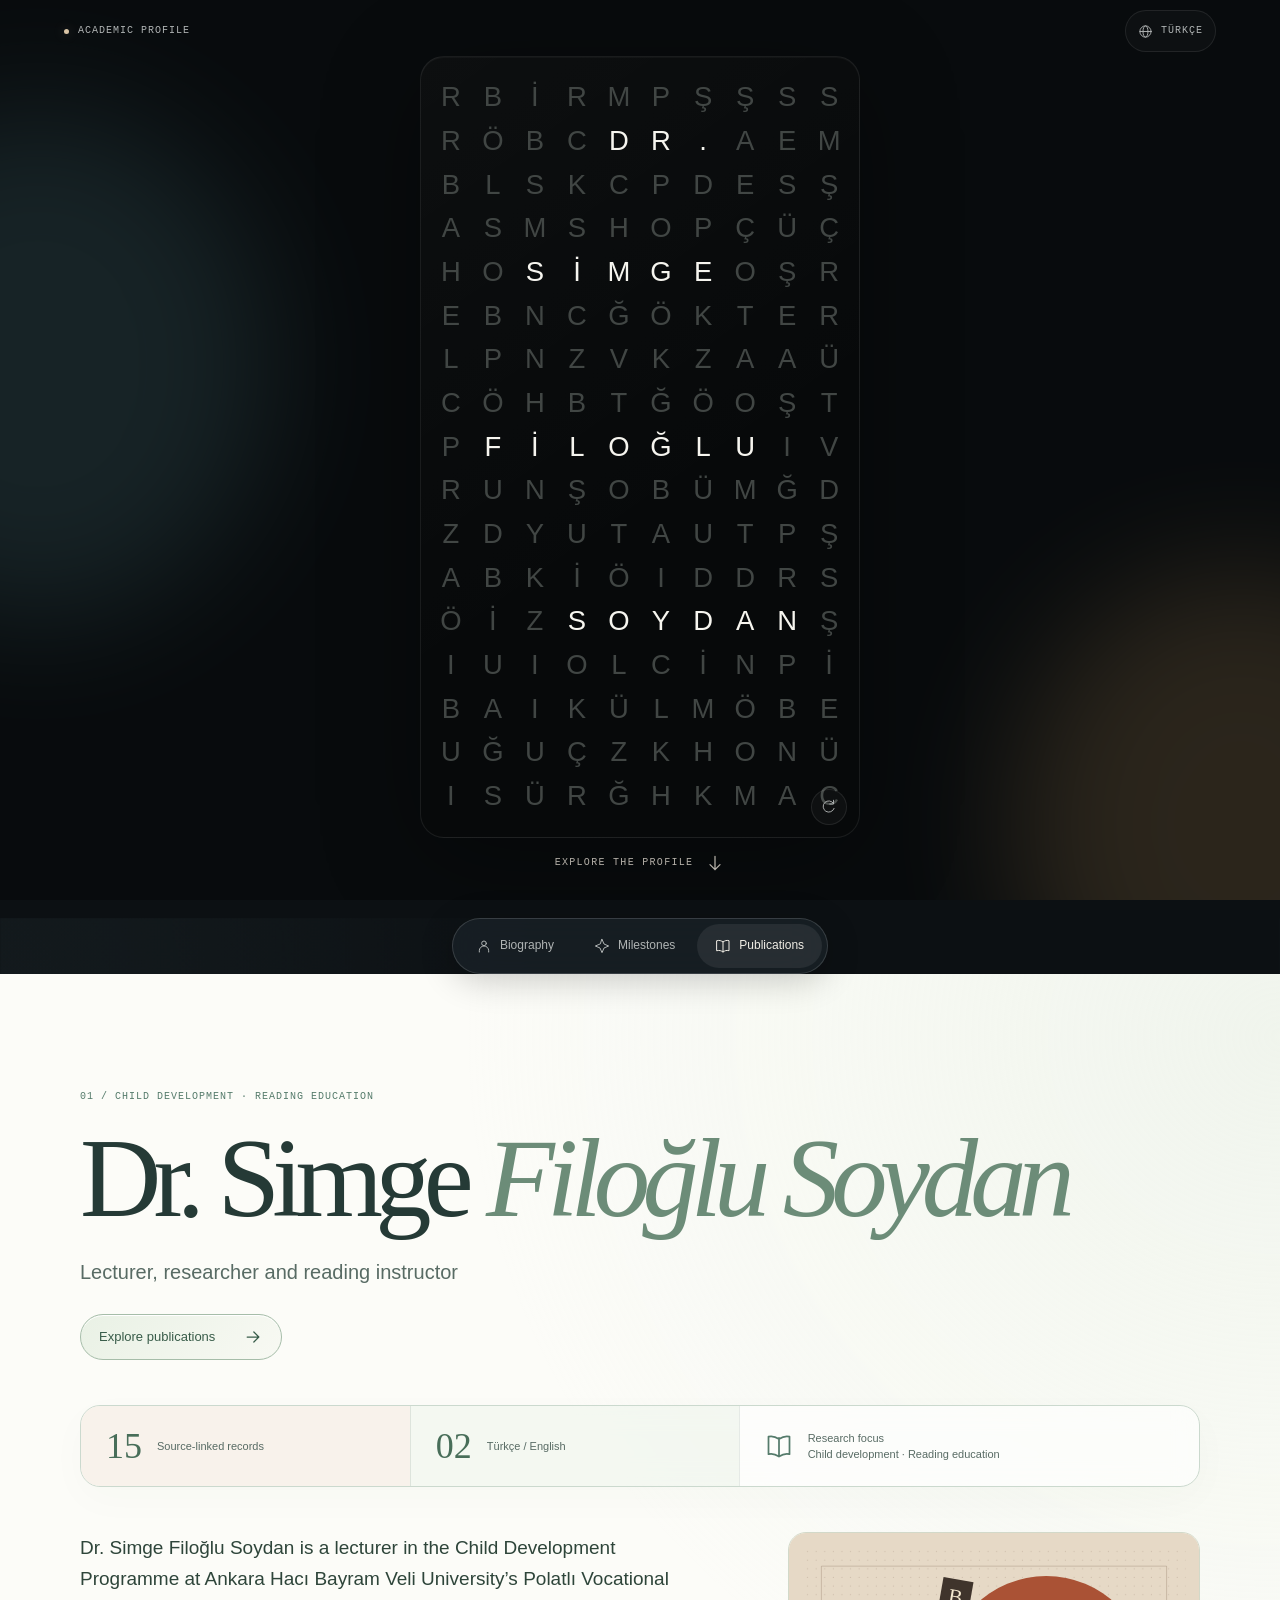
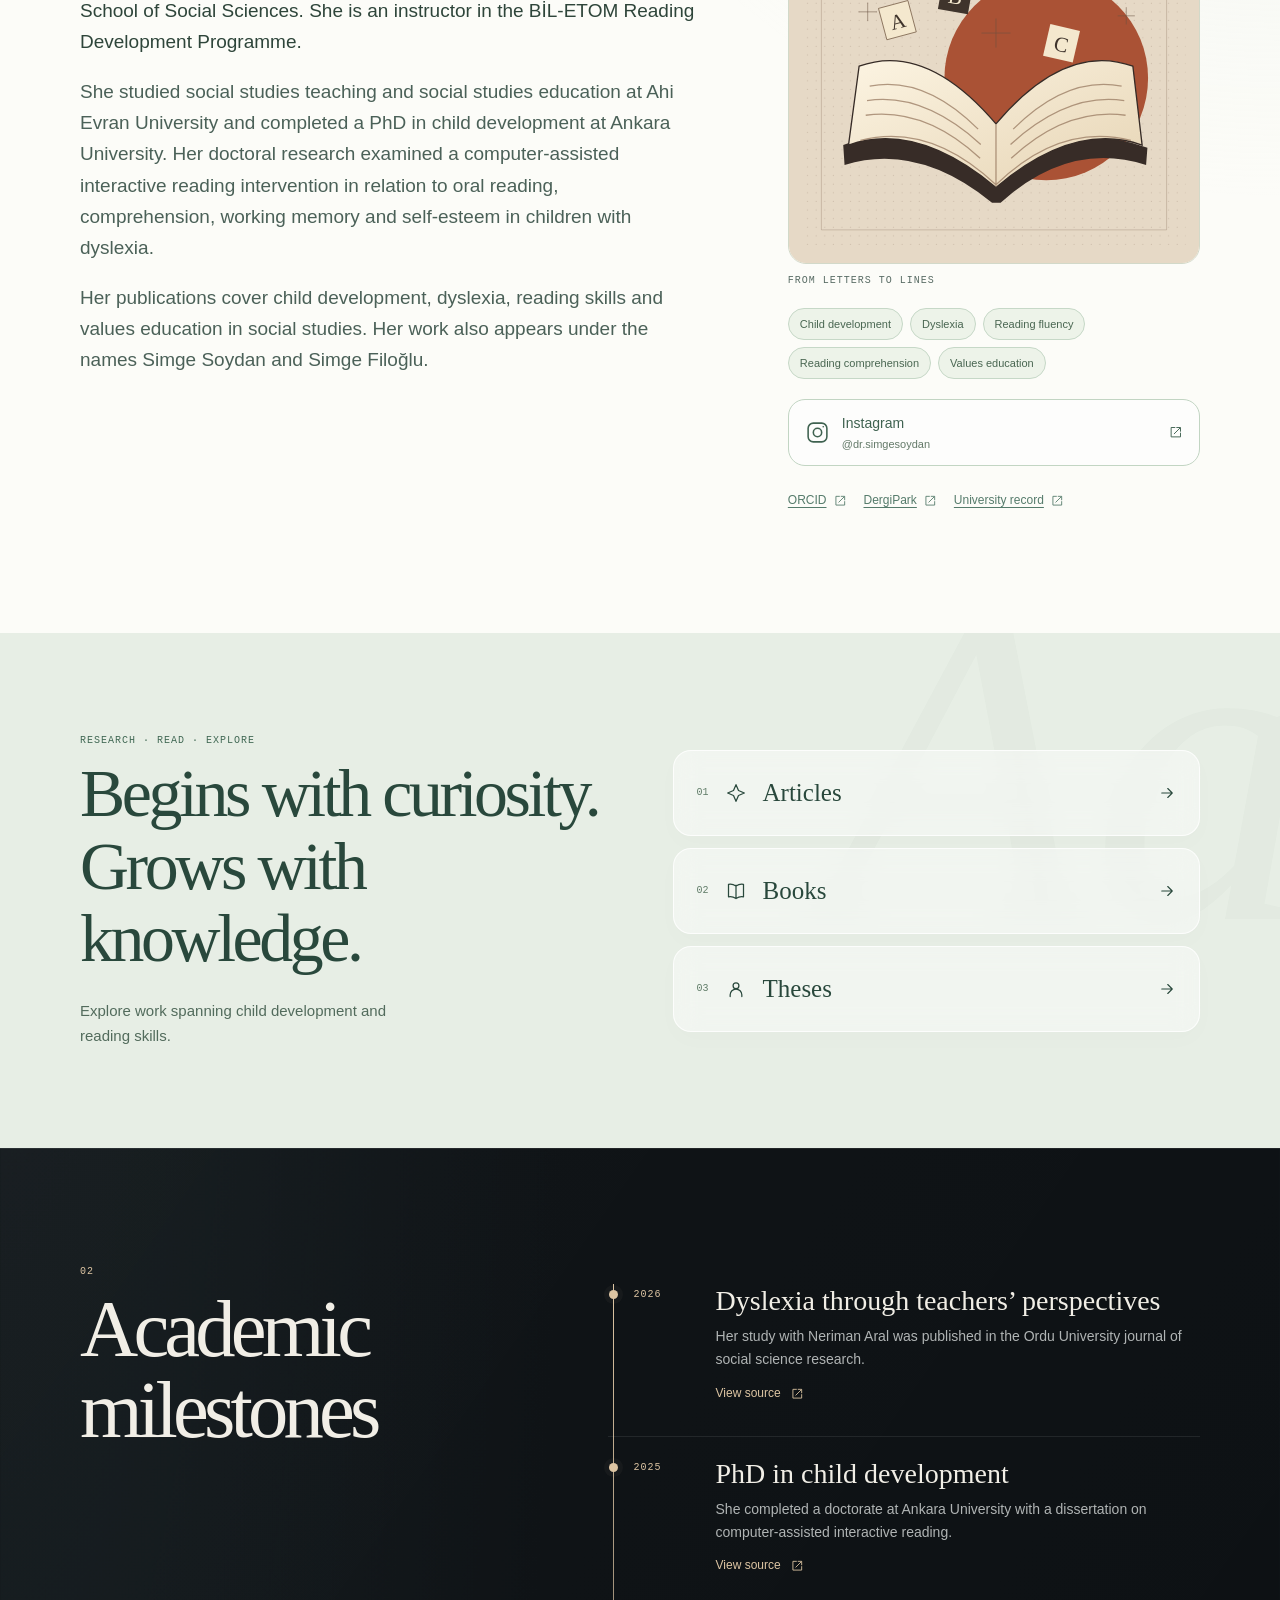
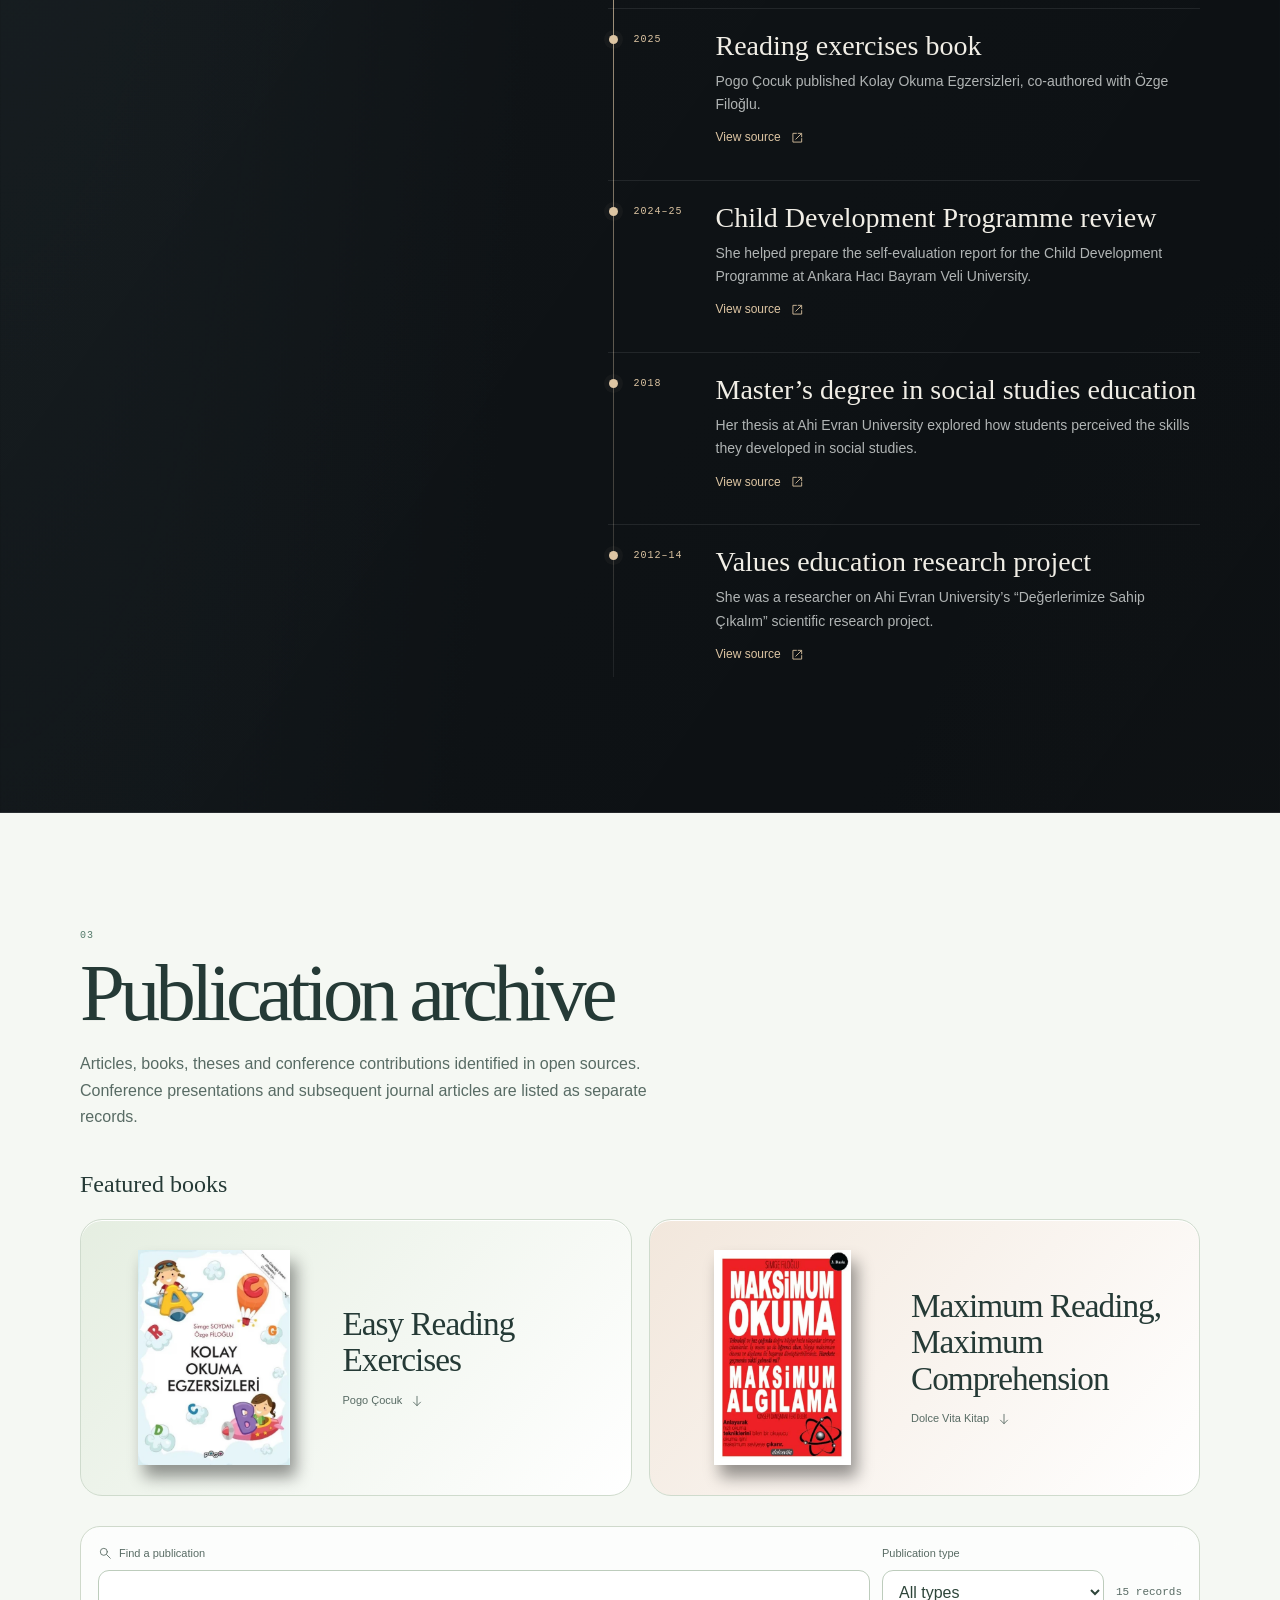
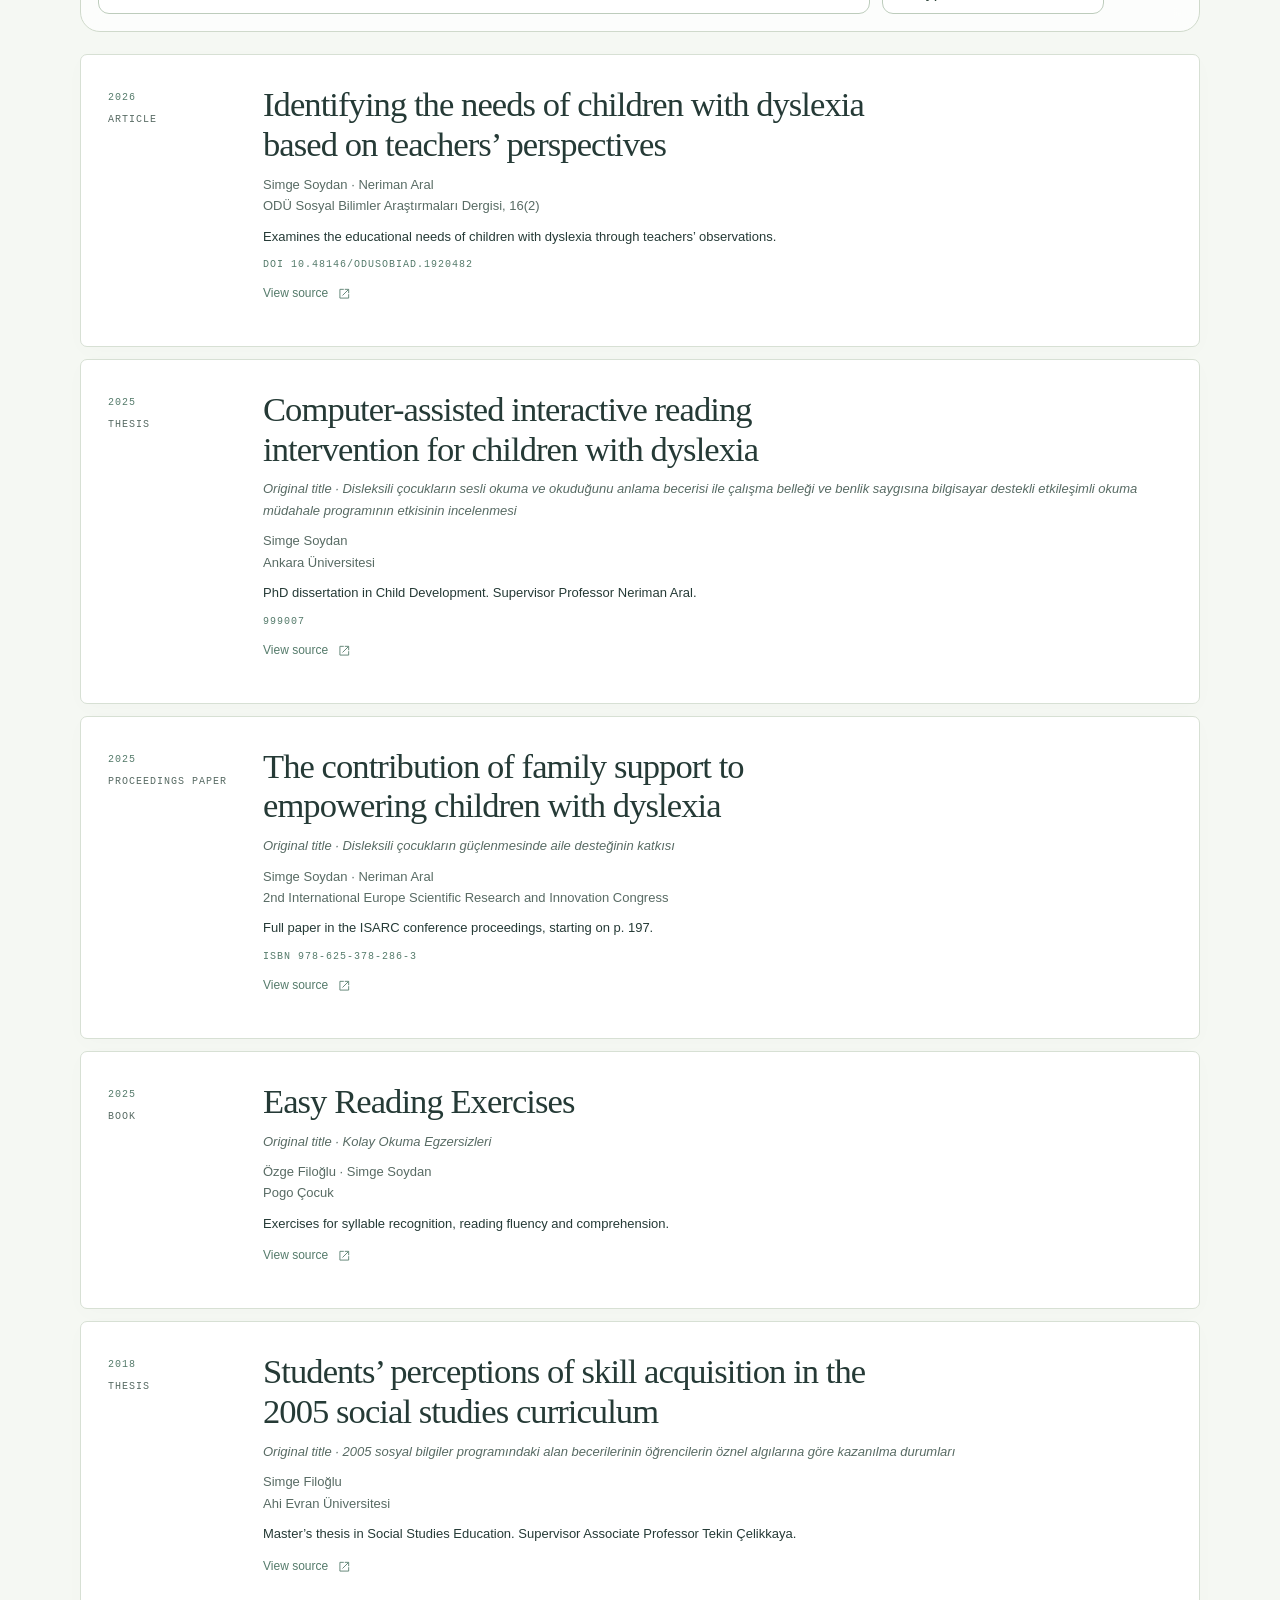
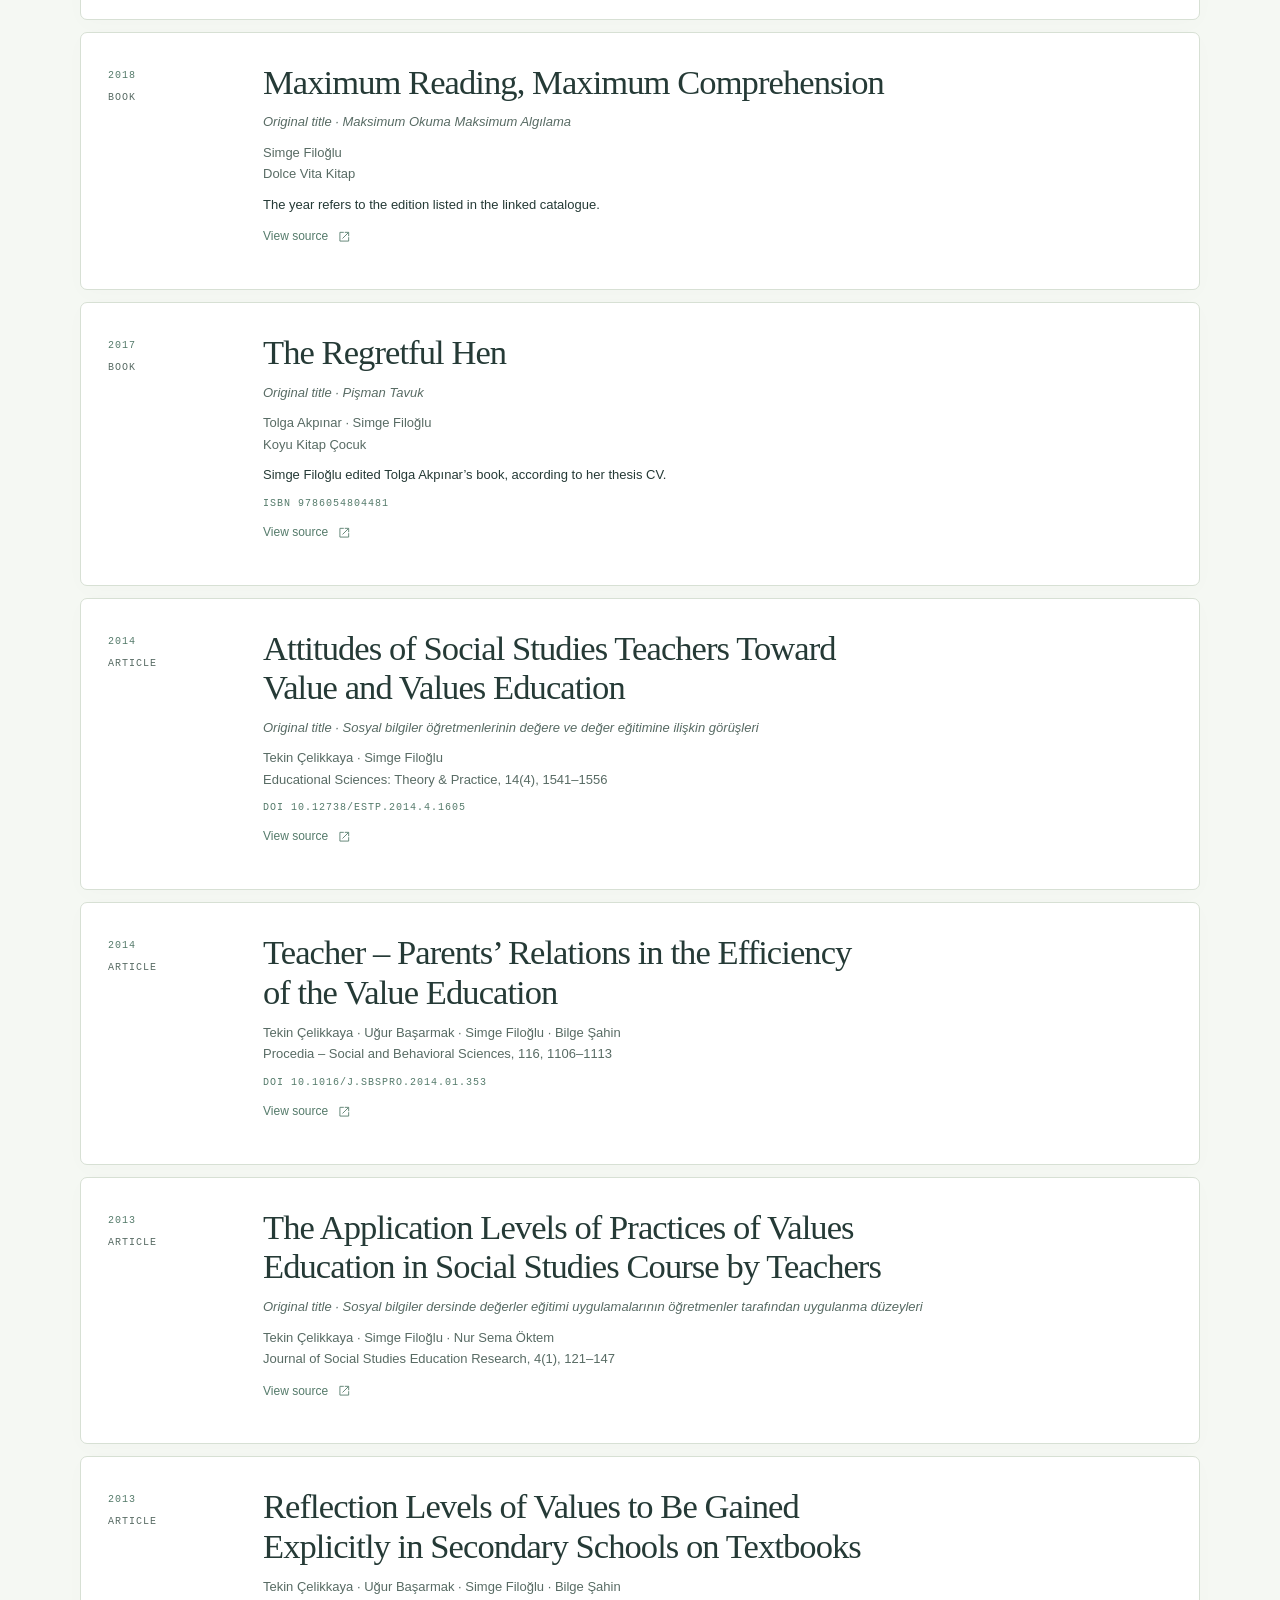
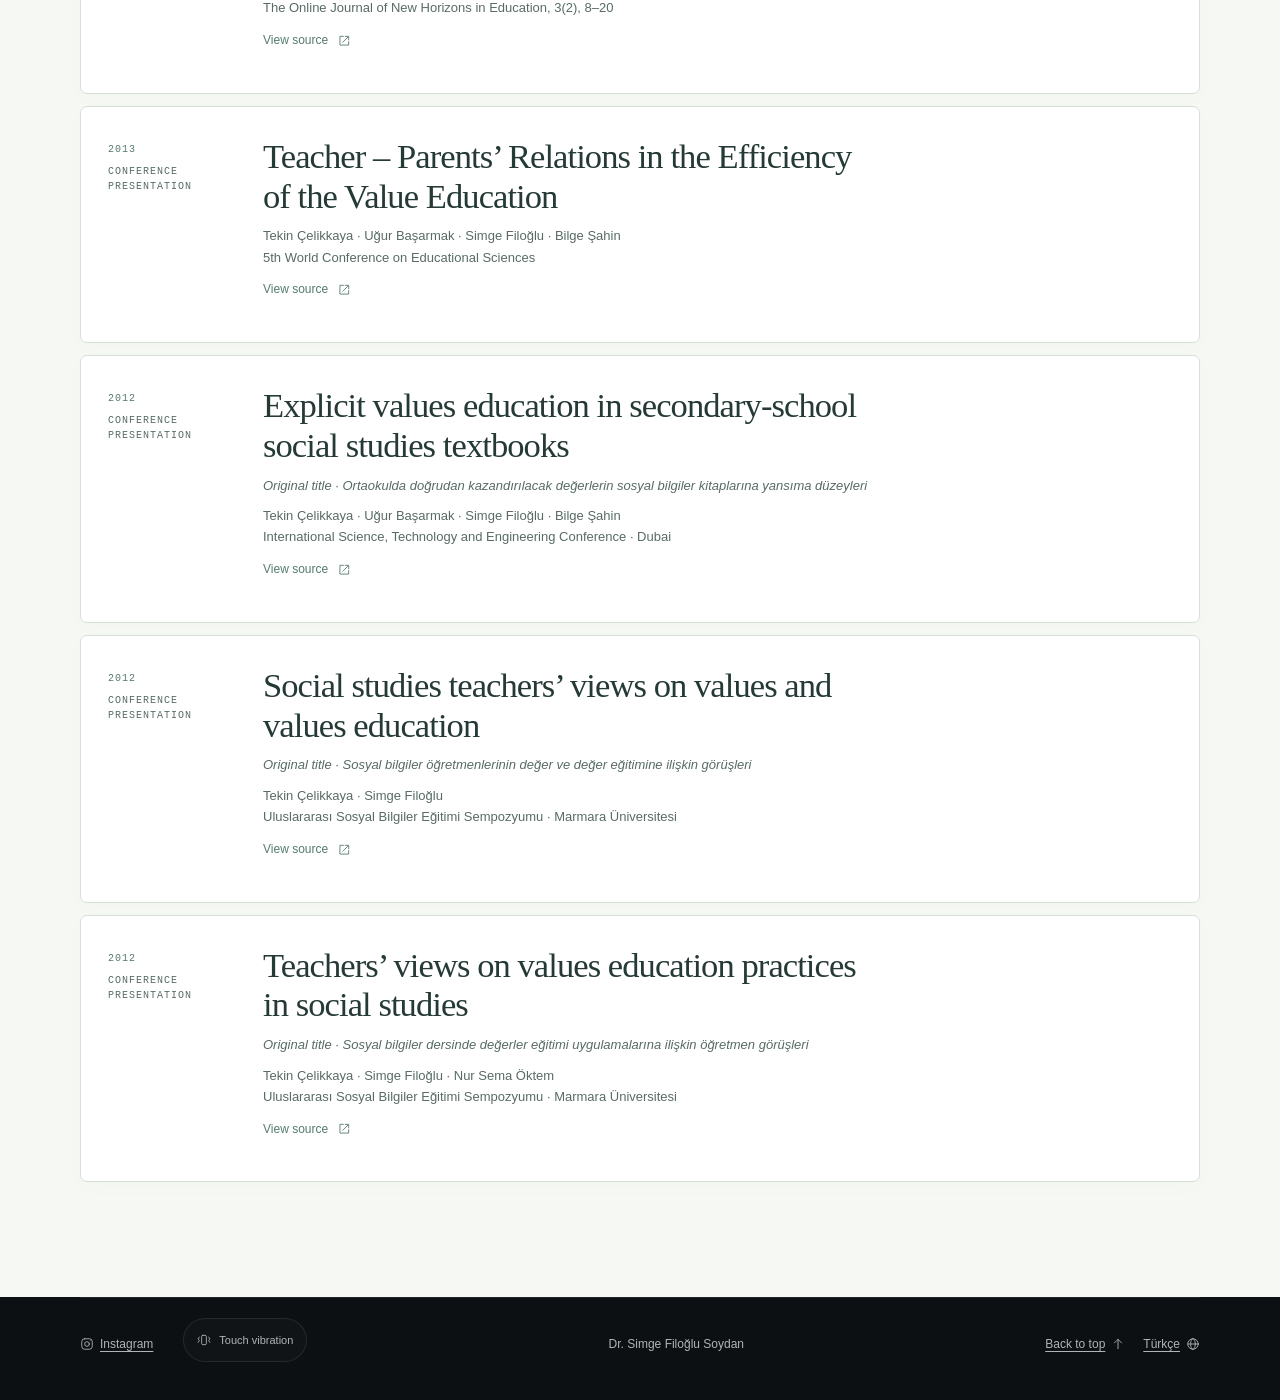
<file: en/index.html>
<!doctype html>
<html lang="en">
<head>
  <meta charset="utf-8">
  <meta name="viewport" content="width=device-width, initial-scale=1">
  <meta name="theme-color" content="#0c1013">
  <title>Dr. Simge Filoğlu Soydan | Academic Profile and Publications</title>
  <meta name="description" content="Biography, research and publications of Dr. Simge Filoğlu Soydan, a lecturer and BİL-ETOM instructor working on child development, dyslexia and reading skills.">
  <link rel="canonical" href="https://simge-soydan-akademik.semdiyar.chatgpt.site/en/">
  <link rel="alternate" hreflang="tr" href="https://simge-soydan-akademik.semdiyar.chatgpt.site/">
  <link rel="alternate" hreflang="en" href="https://simge-soydan-akademik.semdiyar.chatgpt.site/en/">
  <link rel="alternate" hreflang="x-default" href="https://simge-soydan-akademik.semdiyar.chatgpt.site/">
  <meta property="og:type" content="profile">
  <meta property="og:title" content="Dr. Simge Filoğlu Soydan | Academic Profile and Publications">
  <meta property="og:description" content="Biography, research and publications of Dr. Simge Filoğlu Soydan, a lecturer and BİL-ETOM instructor working on child development, dyslexia and reading skills.">
  <meta property="og:url" content="https://simge-soydan-akademik.semdiyar.chatgpt.site/en/">
  <meta property="og:locale" content="en_US">
  <meta name="twitter:card" content="summary">
  <link rel="stylesheet" href="/site.css">
  <script type="application/ld+json">{"@context": "https://schema.org", "@graph": [{"@type": "ProfilePage", "@id": "https://simge-soydan-akademik.semdiyar.chatgpt.site/en/#profile-page", "url": "https://simge-soydan-akademik.semdiyar.chatgpt.site/en/", "name": "Dr. Simge Filoğlu Soydan | Academic Profile and Publications", "description": "Biography, research and publications of Dr. Simge Filoğlu Soydan, a lecturer and BİL-ETOM instructor working on child development, dyslexia and reading skills.", "inLanguage": "en", "mainEntity": {"@id": "https://simge-soydan-akademik.semdiyar.chatgpt.site/#person"}}, {"@type": "Person", "@id": "https://simge-soydan-akademik.semdiyar.chatgpt.site/#person", "name": "Simge Filoğlu Soydan", "honorificPrefix": "Dr.", "alternateName": ["Simge Soydan", "Simge Filoğlu", "Simge Filoglu Soydan"], "jobTitle": "Lecturer, researcher and reading instructor", "url": "https://simge-soydan-akademik.semdiyar.chatgpt.site/", "description": "Dr. Simge Filoğlu Soydan is a lecturer in the Child Development Programme at Ankara Hacı Bayram Veli University’s Polatlı Vocational School of Social Sciences. She is an instructor in the BİL-ETOM Reading Development Programme.", "sameAs": ["https://orcid.org/0000-0002-5829-1854", "https://dergipark.org.tr/tr/pub/@simge-soydan", "https://www.instagram.com/dr.simgesoydan/"], "worksFor": {"@type": "CollegeOrUniversity", "name": "Ankara Hacı Bayram Veli Üniversitesi", "url": "https://hacibayram.edu.tr/"}, "alumniOf": [{"@type": "CollegeOrUniversity", "name": "Ankara Üniversitesi"}, {"@type": "CollegeOrUniversity", "name": "Ahi Evran Üniversitesi"}], "knowsAbout": ["Child development", "Dyslexia", "Reading fluency", "Reading comprehension", "Values education"]}, {"@type": "ItemList", "@id": "https://simge-soydan-akademik.semdiyar.chatgpt.site/en/#publications", "name": "Publication archive", "numberOfItems": 15, "itemListElement": [{"@type": "ListItem", "position": 1, "item": {"@type": "ScholarlyArticle", "name": "Identifying the needs of children with dyslexia based on teachers’ perspectives", "inLanguage": "en", "url": "https://doi.org/10.48146/odusobiad.1920482", "author": [{"@id": "https://simge-soydan-akademik.semdiyar.chatgpt.site/#person"}, {"@type": "Person", "name": "Neriman Aral"}], "datePublished": "2026", "identifier": "DOI 10.48146/odusobiad.1920482"}}, {"@type": "ListItem", "position": 2, "item": {"@type": "Thesis", "name": "Disleksili çocukların sesli okuma ve okuduğunu anlama becerisi ile çalışma belleği ve benlik saygısına bilgisayar destekli etkileşimli okuma müdahale programının etkisinin incelenmesi", "inLanguage": "tr", "url": "https://tezara.org/theses/999007", "author": [{"@id": "https://simge-soydan-akademik.semdiyar.chatgpt.site/#person"}], "datePublished": "2025", "identifier": "999007"}}, {"@type": "ListItem", "position": 3, "item": {"@type": "ScholarlyArticle", "name": "Disleksili çocukların güçlenmesinde aile desteğinin katkısı", "inLanguage": "tr", "url": "https://www.isarconference.org/_files/ugd/6dc816_a9e23b5eba724f838b6a06b0472e8044.pdf", "author": [{"@id": "https://simge-soydan-akademik.semdiyar.chatgpt.site/#person"}, {"@type": "Person", "name": "Neriman Aral"}], "datePublished": "2025", "identifier": "ISBN 978-625-378-286-3"}}, {"@type": "ListItem", "position": 4, "item": {"@type": "Book", "name": "Kolay Okuma Egzersizleri", "inLanguage": "tr", "url": "https://www.kitapstore.com/urun/527828/kitap/pogo-cocuk/simge-soydan/kolay-okuma-egzersizleri/", "author": [{"@type": "Person", "name": "Özge Filoğlu"}, {"@id": "https://simge-soydan-akademik.semdiyar.chatgpt.site/#person"}], "datePublished": "2025"}}, {"@type": "ListItem", "position": 5, "item": {"@type": "Thesis", "name": "2005 sosyal bilgiler programındaki alan becerilerinin öğrencilerin öznel algılarına göre kazanılma durumları", "inLanguage": "tr", "url": "https://openaccess.ahievran.edu.tr/items/fe1d61b5-5c47-4dc9-8574-d200cee0cd5d", "author": [{"@id": "https://simge-soydan-akademik.semdiyar.chatgpt.site/#person"}], "datePublished": "2018"}}, {"@type": "ListItem", "position": 6, "item": {"@type": "Book", "name": "Maksimum Okuma Maksimum Algılama", "inLanguage": "tr", "url": "https://www.kitapyurdu.com/kitap/maksimum-okuma-maksimum-algilama/442913.html", "author": [{"@id": "https://simge-soydan-akademik.semdiyar.chatgpt.site/#person"}], "datePublished": "2018"}}, {"@type": "ListItem", "position": 7, "item": {"@type": "Book", "name": "Pişman Tavuk", "inLanguage": "tr", "url": "https://openaccess.ahievran.edu.tr/bitstreams/9913492c-754d-4f4c-a1c4-cf6487f839d6/download", "author": {"@type": "Person", "name": "Tolga Akpınar"}, "editor": {"@id": "https://simge-soydan-akademik.semdiyar.chatgpt.site/#person"}, "datePublished": "2017", "identifier": "ISBN 9786054804481"}}, {"@type": "ListItem", "position": 8, "item": {"@type": "ScholarlyArticle", "name": "Sosyal bilgiler öğretmenlerinin değere ve değer eğitimine ilişkin görüşleri", "inLanguage": "tr", "url": "https://openaccess.ahievran.edu.tr/items/da883620-4bea-49e8-9838-e4df1e1721cf", "author": [{"@type": "Person", "name": "Tekin Çelikkaya"}, {"@id": "https://simge-soydan-akademik.semdiyar.chatgpt.site/#person"}], "datePublished": "2014", "identifier": "DOI 10.12738/estp.2014.4.1605"}}, {"@type": "ListItem", "position": 9, "item": {"@type": "ScholarlyArticle", "name": "Teacher – Parents’ Relations in the Efficiency of the Value Education", "inLanguage": "en", "url": "https://doi.org/10.1016/j.sbspro.2014.01.353", "author": [{"@type": "Person", "name": "Tekin Çelikkaya"}, {"@type": "Person", "name": "Uğur Başarmak"}, {"@id": "https://simge-soydan-akademik.semdiyar.chatgpt.site/#person"}, {"@type": "Person", "name": "Bilge Şahin"}], "datePublished": "2014", "identifier": "DOI 10.1016/j.sbspro.2014.01.353"}}, {"@type": "ListItem", "position": 10, "item": {"@type": "ScholarlyArticle", "name": "Sosyal bilgiler dersinde değerler eğitimi uygulamalarının öğretmenler tarafından uygulanma düzeyleri", "inLanguage": "tr", "url": "https://dergipark.org.tr/tr/download/article-file/179044", "author": [{"@type": "Person", "name": "Tekin Çelikkaya"}, {"@id": "https://simge-soydan-akademik.semdiyar.chatgpt.site/#person"}, {"@type": "Person", "name": "Nur Sema Öktem"}], "datePublished": "2013"}}, {"@type": "ListItem", "position": 11, "item": {"@type": "ScholarlyArticle", "name": "Reflection Levels of Values to Be Gained Explicitly in Secondary Schools on Textbooks", "inLanguage": "en", "url": "https://tojcam.net/journals/tojned/volumes/tojned-volume03-i02.pdf", "author": [{"@type": "Person", "name": "Tekin Çelikkaya"}, {"@type": "Person", "name": "Uğur Başarmak"}, {"@id": "https://simge-soydan-akademik.semdiyar.chatgpt.site/#person"}, {"@type": "Person", "name": "Bilge Şahin"}], "datePublished": "2013"}}, {"@type": "ListItem", "position": 12, "item": {"@type": "CreativeWork", "name": "Teacher – Parents’ Relations in the Efficiency of the Value Education", "inLanguage": "en", "url": "https://openaccess.ahievran.edu.tr/bitstreams/9913492c-754d-4f4c-a1c4-cf6487f839d6/download", "author": [{"@type": "Person", "name": "Tekin Çelikkaya"}, {"@type": "Person", "name": "Uğur Başarmak"}, {"@id": "https://simge-soydan-akademik.semdiyar.chatgpt.site/#person"}, {"@type": "Person", "name": "Bilge Şahin"}], "datePublished": "2013"}}, {"@type": "ListItem", "position": 13, "item": {"@type": "CreativeWork", "name": "Ortaokulda doğrudan kazandırılacak değerlerin sosyal bilgiler kitaplarına yansıma düzeyleri", "inLanguage": "tr", "url": "https://openaccess.ahievran.edu.tr/bitstreams/9913492c-754d-4f4c-a1c4-cf6487f839d6/download", "author": [{"@type": "Person", "name": "Tekin Çelikkaya"}, {"@type": "Person", "name": "Uğur Başarmak"}, {"@id": "https://simge-soydan-akademik.semdiyar.chatgpt.site/#person"}, {"@type": "Person", "name": "Bilge Şahin"}], "datePublished": "2012"}}, {"@type": "ListItem", "position": 14, "item": {"@type": "CreativeWork", "name": "Sosyal bilgiler öğretmenlerinin değer ve değer eğitimine ilişkin görüşleri", "inLanguage": "tr", "url": "https://openaccess.ahievran.edu.tr/bitstreams/9913492c-754d-4f4c-a1c4-cf6487f839d6/download", "author": [{"@type": "Person", "name": "Tekin Çelikkaya"}, {"@id": "https://simge-soydan-akademik.semdiyar.chatgpt.site/#person"}], "datePublished": "2012"}}, {"@type": "ListItem", "position": 15, "item": {"@type": "CreativeWork", "name": "Sosyal bilgiler dersinde değerler eğitimi uygulamalarına ilişkin öğretmen görüşleri", "inLanguage": "tr", "url": "https://openaccess.ahievran.edu.tr/bitstreams/9913492c-754d-4f4c-a1c4-cf6487f839d6/download", "author": [{"@type": "Person", "name": "Tekin Çelikkaya"}, {"@id": "https://simge-soydan-akademik.semdiyar.chatgpt.site/#person"}, {"@type": "Person", "name": "Nur Sema Öktem"}], "datePublished": "2012"}}]}]}</script>
  <script defer src="/site.js"></script>
</head>
<body id="top">
<svg class="icon-sprite" xmlns="http://www.w3.org/2000/svg" aria-hidden="true">
<symbol id="i-instagram" viewBox="0 0 24 24"><rect x="3" y="3" width="18" height="18" rx="5"/><circle cx="12" cy="12" r="4"/><circle cx="17.5" cy="6.5" r=".8" fill="currentColor" stroke="none"/></symbol>
<symbol id="i-user" viewBox="0 0 24 24"><circle cx="12" cy="8" r="3.5"/><path d="M5 21v-2a7 7 0 0 1 14 0v2"/></symbol>
<symbol id="i-book" viewBox="0 0 24 24"><path d="M12 5v16M3 4c4-1 6 0 9 2 3-2 5-3 9-2v15c-4-1-6 0-9 2-3-2-5-3-9-2z"/></symbol>
<symbol id="i-spark" viewBox="0 0 24 24"><path d="m12 2 3 7 7 3-7 3-3 7-3-7-7-3 7-3z"/></symbol>
<symbol id="i-globe" viewBox="0 0 24 24"><circle cx="12" cy="12" r="9"/><ellipse cx="12" cy="12" rx="4" ry="9"/><path d="M3 12h18"/></symbol>
<symbol id="i-arrow" viewBox="0 0 24 24"><path d="M5 12h14m-6-6 6 6-6 6"/></symbol>
<symbol id="i-down" viewBox="0 0 24 24"><path d="M12 4v16m-6-6 6 6 6-6"/></symbol>
<symbol id="i-vibrate" viewBox="0 0 24 24"><rect x="8" y="4" width="8" height="16" rx="2"/><path d="m4 7-2 3 2 3-2 3m18-9 2 3-2 3 2 3"/></symbol>
<symbol id="i-repeat" viewBox="0 0 24 24"><path d="M20 7a9 9 0 1 0 1 8M20 2v6h-6"/></symbol>
<symbol id="i-external" viewBox="0 0 24 24"><path d="M14 4h6v6m-1-5-9 9M11 4H5v15h15v-6"/></symbol>
<symbol id="i-up" viewBox="0 0 24 24"><path d="M12 20V4m-6 6 6-6 6 6"/></symbol>
<symbol id="i-search" viewBox="0 0 24 24"><circle cx="10" cy="10" r="6"/><path d="m15 15 6 6"/></symbol>
</svg>
<div class="reading-progress" aria-hidden="true"></div>
  <a class="skip" href="#bio">Skip to content</a>
  <header class="intro">
    <div class="intro-bar"><span class="intro-label"><span class="status-dot" aria-hidden="true"></span>Academic profile</span><a class="language" href="/" lang="tr" hreflang="tr"><svg class="icon" aria-hidden="true"><use href="#i-globe"/></svg>Türkçe</a></div>
    <div class="poster">

      <div class="glyph-grid" aria-hidden="true"><span>R</span><span>B</span><span>İ</span><span>R</span><span>M</span><span>P</span><span>Ş</span><span>Ş</span><span>S</span><span>S</span><span>R</span><span>Ö</span><span>B</span><span>C</span><span class="key" style="--delay:170ms">D</span><span class="key" style="--delay:231ms">R</span><span class="key" style="--delay:292ms">.</span><span>A</span><span>E</span><span>M</span><span>B</span><span>L</span><span>S</span><span>K</span><span>C</span><span>P</span><span>D</span><span>E</span><span>S</span><span>Ş</span><span>A</span><span>S</span><span>M</span><span>S</span><span>H</span><span>O</span><span>P</span><span>Ç</span><span>Ü</span><span>Ç</span><span>H</span><span>O</span><span class="key" style="--delay:527ms">S</span><span class="key" style="--delay:588ms">İ</span><span class="key" style="--delay:649ms">M</span><span class="key" style="--delay:710ms">G</span><span class="key" style="--delay:771ms">E</span><span>O</span><span>Ş</span><span>R</span><span>E</span><span>B</span><span>N</span><span>C</span><span>Ğ</span><span>Ö</span><span>K</span><span>T</span><span>E</span><span>R</span><span>L</span><span>P</span><span>N</span><span>Z</span><span>V</span><span>K</span><span>Z</span><span>A</span><span>A</span><span>Ü</span><span>C</span><span>Ö</span><span>H</span><span>B</span><span>T</span><span>Ğ</span><span>Ö</span><span>O</span><span>Ş</span><span>T</span><span>P</span><span class="key" style="--delay:1064ms">F</span><span class="key" style="--delay:1125ms">İ</span><span class="key" style="--delay:1186ms">L</span><span class="key" style="--delay:1247ms">O</span><span class="key" style="--delay:1308ms">Ğ</span><span class="key" style="--delay:1369ms">L</span><span class="key" style="--delay:1430ms">U</span><span>I</span><span>V</span><span>R</span><span>U</span><span>N</span><span>Ş</span><span>O</span><span>B</span><span>Ü</span><span>M</span><span>Ğ</span><span>D</span><span>Z</span><span>D</span><span>Y</span><span>U</span><span>T</span><span>A</span><span>U</span><span>T</span><span>P</span><span>Ş</span><span>A</span><span>B</span><span>K</span><span>İ</span><span>Ö</span><span>I</span><span>D</span><span>D</span><span>R</span><span>S</span><span>Ö</span><span>İ</span><span>Z</span><span class="key" style="--delay:1723ms">S</span><span class="key" style="--delay:1784ms">O</span><span class="key" style="--delay:1845ms">Y</span><span class="key" style="--delay:1906ms">D</span><span class="key" style="--delay:1967ms">A</span><span class="key" style="--delay:2028ms">N</span><span>Ş</span><span>I</span><span>U</span><span>I</span><span>O</span><span>L</span><span>C</span><span>İ</span><span>N</span><span>P</span><span>İ</span><span>B</span><span>A</span><span>I</span><span>K</span><span>Ü</span><span>L</span><span>M</span><span>Ö</span><span>B</span><span>E</span><span>U</span><span>Ğ</span><span>U</span><span>Ç</span><span>Z</span><span>K</span><span>H</span><span>O</span><span>N</span><span>Ü</span><span>I</span><span>S</span><span>Ü</span><span>R</span><span>Ğ</span><span>H</span><span>K</span><span>M</span><span>A</span><span>C</span></div>
      <button class="replay" type="button" aria-label="Replay the letter animation" title="Replay the letter animation" hidden><svg class="icon" aria-hidden="true"><use href="#i-repeat"/></svg></button>
    </div>
    <a class="enter" href="#bio">Explore the profile <svg class="icon" aria-hidden="true"><use href="#i-down"/></svg></a>
  </header>
  <main>
    <nav class="nav wrap" aria-label="Page navigation"><a href="#bio"><svg class="icon" aria-hidden="true"><use href="#i-user"/></svg>Biography</a><a href="#milestones"><svg class="icon" aria-hidden="true"><use href="#i-spark"/></svg>Milestones</a><a href="#publications"><svg class="icon" aria-hidden="true"><use href="#i-book"/></svg>Publications</a></nav>
    <div class="light-panel bio-light">
    <section class="section wrap" id="bio" aria-labelledby="name">
      <div class="bio-head">
        <p class="kicker">01 / Child development · Reading education</p>
        <h1 id="name"><span>Dr. Simge</span> <span>Filoğlu Soydan</span></h1>
        <p class="role">Lecturer, researcher and reading instructor</p>
        <a class="primary-button" href="#publications">Explore publications <svg class="icon" aria-hidden="true"><use href="#i-arrow"/></svg></a>
      </div>
      <div class="summary-strip"><div><strong>15</strong><span>Source-linked records</span></div><div><strong>02</strong><span>Türkçe / English</span></div><div><svg class="icon" aria-hidden="true"><use href="#i-book"/></svg><span>Research focus<br>Child development · Reading education</span></div></div>
      <div class="bio-columns">
        <div class="bio-copy"><p>Dr. Simge Filoğlu Soydan is a lecturer in the Child Development Programme at Ankara Hacı Bayram Veli University’s Polatlı Vocational School of Social Sciences. She is an instructor in the BİL-ETOM Reading Development Programme.</p><p>She studied social studies teaching and social studies education at Ahi Evran University and completed a PhD in child development at Ankara University. Her doctoral research examined a computer-assisted interactive reading intervention in relation to oral reading, comprehension, working memory and self-esteem in children with dyslexia.</p><p>Her publications cover child development, dyslexia, reading skills and values education in social studies. Her work also appears under the names Simge Soydan and Simge Filoğlu.</p></div>
        <aside>
          <figure class="editorial-figure">
            <img src="/images/harflerden-satirlara.svg" width="620" height="498" loading="lazy" decoding="async" alt="">
            <figcaption>From letters to lines</figcaption>
          </figure>
          <ul class="topics"><li>Child development</li><li>Dyslexia</li><li>Reading fluency</li><li>Reading comprehension</li><li>Values education</li></ul>
          <a class="social-profile" href="https://www.instagram.com/dr.simgesoydan/" target="_blank" rel="noopener noreferrer"><svg class="icon" aria-hidden="true"><use href="#i-instagram"/></svg><span>Instagram <small>@dr.simgesoydan</small></span><svg class="icon" aria-hidden="true"><use href="#i-external"/></svg></a>
          <div class="profiles"><a href="https://orcid.org/0000-0002-5829-1854">ORCID <svg class="icon" aria-hidden="true"><use href="#i-external"/></svg></a><a href="https://dergipark.org.tr/tr/pub/@simge-soydan">DergiPark <svg class="icon" aria-hidden="true"><use href="#i-external"/></svg></a><a href="https://hacibayram.edu.tr/api/files/1/Hac%C4%B1bayram%20AHBV/polatli-myo%28tr-TR%29/2025%20%C3%B6z%20de%C4%9Ferlendirme/Cocuk%20Gelisimi%20Ozdegerlendirme%20Raporu.pdf">University record <svg class="icon" aria-hidden="true"><use href="#i-external"/></svg></a></div>
        </aside>
      </div>
    </section>
    </div>
    <section class="discovery" aria-labelledby="discovery-title">
      <div class="wrap discovery-layout">
        <div><p class="kicker">RESEARCH · READ · EXPLORE</p><h2 id="discovery-title">Begins with curiosity.
Grows with knowledge.</h2><p class="discovery-copy">Explore work spanning child development and reading skills.</p></div>
        <div class="discovery-links">
          <a href="#publications" data-kind-link="article"><span class="discovery-number">01</span><svg class="icon" aria-hidden="true"><use href="#i-spark"/></svg><span>Articles</span><svg class="icon" aria-hidden="true"><use href="#i-arrow"/></svg></a>
          <a href="#publications" data-kind-link="book"><span class="discovery-number">02</span><svg class="icon" aria-hidden="true"><use href="#i-book"/></svg><span>Books</span><svg class="icon" aria-hidden="true"><use href="#i-arrow"/></svg></a>
          <a href="#publications" data-kind-link="thesis"><span class="discovery-number">03</span><svg class="icon" aria-hidden="true"><use href="#i-user"/></svg><span>Theses</span><svg class="icon" aria-hidden="true"><use href="#i-arrow"/></svg></a>
        </div>
      </div>
    </section>
    <div class="tint">
      <section class="section wrap split" id="milestones" aria-labelledby="milestone-title">
        <div><p class="kicker">02</p><h2 id="milestone-title">Academic milestones</h2></div>
        <ol class="timeline"><li><span class="year">2026</span><div><h3>Dyslexia through teachers’ perspectives</h3><p>Her study with Neriman Aral was published in the Ordu University journal of social science research.</p><a class="source-link" href="https://doi.org/10.48146/odusobiad.1920482">View source <svg class="icon" aria-hidden="true"><use href="#i-external"/></svg></a></div></li><li><span class="year">2025</span><div><h3>PhD in child development</h3><p>She completed a doctorate at Ankara University with a dissertation on computer-assisted interactive reading.</p><a class="source-link" href="https://tezara.org/theses/999007">View source <svg class="icon" aria-hidden="true"><use href="#i-external"/></svg></a></div></li><li><span class="year">2025</span><div><h3>Reading exercises book</h3><p>Pogo Çocuk published Kolay Okuma Egzersizleri, co-authored with Özge Filoğlu.</p><a class="source-link" href="https://www.kitapstore.com/urun/527828/kitap/pogo-cocuk/simge-soydan/kolay-okuma-egzersizleri/">View source <svg class="icon" aria-hidden="true"><use href="#i-external"/></svg></a></div></li><li><span class="year">2024–25</span><div><h3>Child Development Programme review</h3><p>She helped prepare the self-evaluation report for the Child Development Programme at Ankara Hacı Bayram Veli University.</p><a class="source-link" href="https://hacibayram.edu.tr/api/files/1/Hac%C4%B1bayram%20AHBV/polatli-myo%28tr-TR%29/2025%20%C3%B6z%20de%C4%9Ferlendirme/Cocuk%20Gelisimi%20Ozdegerlendirme%20Raporu.pdf">View source <svg class="icon" aria-hidden="true"><use href="#i-external"/></svg></a></div></li><li><span class="year">2018</span><div><h3>Master’s degree in social studies education</h3><p>Her thesis at Ahi Evran University explored how students perceived the skills they developed in social studies.</p><a class="source-link" href="https://openaccess.ahievran.edu.tr/items/fe1d61b5-5c47-4dc9-8574-d200cee0cd5d">View source <svg class="icon" aria-hidden="true"><use href="#i-external"/></svg></a></div></li><li><span class="year">2012–14</span><div><h3>Values education research project</h3><p>She was a researcher on Ahi Evran University’s “Değerlerimize Sahip Çıkalım” scientific research project.</p><a class="source-link" href="https://openaccess.ahievran.edu.tr/bitstreams/9913492c-754d-4f4c-a1c4-cf6487f839d6/download">View source <svg class="icon" aria-hidden="true"><use href="#i-external"/></svg></a></div></li></ol>
      </section>
    </div>
    <div class="light-panel archive-light">
    <section class="section wrap" id="publications" aria-labelledby="publication-title">
      <p class="kicker">03</p>
      <h2 id="publication-title">Publication archive</h2>
      <p class="archive-intro">Articles, books, theses and conference contributions identified in open sources. Conference presentations and subsequent journal articles are listed as separate records.</p>
      <section class="featured" aria-labelledby="featured-title">
        <h3 id="featured-title">Featured books</h3>
        <ul class="book-grid"><li><a class="book-card" href="#easy-reading-exercises">
          <span class="book-image"><img src="/images/kolay-okuma-egzersizleri.webp" width="440" height="623" loading="lazy" decoding="async" alt=""></span>
          <span class="book-info"><span class="book-title">Easy Reading Exercises</span>
          <span class="book-publisher">Pogo Çocuk <svg class="icon" aria-hidden="true"><use href="#i-down"/></svg></span></span>
        </a></li><li><a class="book-card" href="#maximum-reading">
          <span class="book-image"><img src="/images/maksimum-okuma-maksimum-algilama.webp" width="422" height="660" loading="lazy" decoding="async" alt=""></span>
          <span class="book-info"><span class="book-title">Maximum Reading, Maximum Comprehension</span>
          <span class="book-publisher">Dolce Vita Kitap <svg class="icon" aria-hidden="true"><use href="#i-down"/></svg></span></span>
        </a></li></ul>
      </section>
      <div class="filters" hidden>
        <label><span><svg class="icon" aria-hidden="true"><use href="#i-search"/></svg>Find a publication</span> <input id="search" type="search" autocomplete="off"></label>
        <label>Publication type <select id="kind"><option value="">All types</option><option value="article">Article</option><option value="thesis">Thesis</option><option value="book">Book</option><option value="proceedings">Proceedings paper</option><option value="talk">Conference presentation</option></select></label>
        <button type="button" class="clear-search" hidden>Clear search</button>
        <output id="count" aria-live="polite" data-label="records"></output>
      </div>
      <p class="empty" hidden>No publications match this search.</p>
      <ol class="records"><li class="record" id="dyslexia-teacher-perspectives" data-kind="article">
      <div class="record-kind">2026<span>Article</span></div>
      <article><h3>Identifying the needs of children with dyslexia based on teachers’ perspectives</h3>
        <p class="record-meta">Simge Soydan · Neriman Aral<br>ODÜ Sosyal Bilimler Araştırmaları Dergisi, 16(2)</p>
        <p class="record-note">Examines the educational needs of children with dyslexia through teachers’ observations.</p><span class="identifier">DOI 10.48146/odusobiad.1920482</span><a class="source-link" href="https://doi.org/10.48146/odusobiad.1920482" aria-label="View source — Identifying the needs of children with dyslexia based on teachers’ perspectives">View source <svg class="icon" aria-hidden="true"><use href="#i-external"/></svg></a>
      </article>
    </li><li class="record" id="interactive-reading-dissertation" data-kind="thesis">
      <div class="record-kind">2025<span>Thesis</span></div>
      <article><h3>Computer-assisted interactive reading intervention for children with dyslexia</h3><p class="original">Original title · <span lang="tr">Disleksili çocukların sesli okuma ve okuduğunu anlama becerisi ile çalışma belleği ve benlik saygısına bilgisayar destekli etkileşimli okuma müdahale programının etkisinin incelenmesi</span></p>
        <p class="record-meta">Simge Soydan<br>Ankara Üniversitesi</p>
        <p class="record-note">PhD dissertation in Child Development. Supervisor Professor Neriman Aral.</p><span class="identifier">999007</span><a class="source-link" href="https://tezara.org/theses/999007" aria-label="View source — Computer-assisted interactive reading intervention for children with dyslexia">View source <svg class="icon" aria-hidden="true"><use href="#i-external"/></svg></a>
      </article>
    </li><li class="record" id="family-support-dyslexia" data-kind="proceedings">
      <div class="record-kind">2025<span>Proceedings paper</span></div>
      <article><h3>The contribution of family support to empowering children with dyslexia</h3><p class="original">Original title · <span lang="tr">Disleksili çocukların güçlenmesinde aile desteğinin katkısı</span></p>
        <p class="record-meta">Simge Soydan · Neriman Aral<br>2nd International Europe Scientific Research and Innovation Congress</p>
        <p class="record-note">Full paper in the ISARC conference proceedings, starting on p. 197.</p><span class="identifier">ISBN 978-625-378-286-3</span><a class="source-link" href="https://www.isarconference.org/_files/ugd/6dc816_a9e23b5eba724f838b6a06b0472e8044.pdf" aria-label="View source — The contribution of family support to empowering children with dyslexia">View source <svg class="icon" aria-hidden="true"><use href="#i-external"/></svg></a>
      </article>
    </li><li class="record" id="easy-reading-exercises" data-kind="book">
      <div class="record-kind">2025<span>Book</span></div>
      <article><h3>Easy Reading Exercises</h3><p class="original">Original title · <span lang="tr">Kolay Okuma Egzersizleri</span></p>
        <p class="record-meta">Özge Filoğlu · Simge Soydan<br>Pogo Çocuk</p>
        <p class="record-note">Exercises for syllable recognition, reading fluency and comprehension.</p><a class="source-link" href="https://www.kitapstore.com/urun/527828/kitap/pogo-cocuk/simge-soydan/kolay-okuma-egzersizleri/" aria-label="View source — Easy Reading Exercises">View source <svg class="icon" aria-hidden="true"><use href="#i-external"/></svg></a>
      </article>
    </li><li class="record" id="social-studies-curriculum-thesis" data-kind="thesis">
      <div class="record-kind">2018<span>Thesis</span></div>
      <article><h3>Students’ perceptions of skill acquisition in the 2005 social studies curriculum</h3><p class="original">Original title · <span lang="tr">2005 sosyal bilgiler programındaki alan becerilerinin öğrencilerin öznel algılarına göre kazanılma durumları</span></p>
        <p class="record-meta">Simge Filoğlu<br>Ahi Evran Üniversitesi</p>
        <p class="record-note">Master’s thesis in Social Studies Education. Supervisor Associate Professor Tekin Çelikkaya.</p><a class="source-link" href="https://openaccess.ahievran.edu.tr/items/fe1d61b5-5c47-4dc9-8574-d200cee0cd5d" aria-label="View source — Students’ perceptions of skill acquisition in the 2005 social studies curriculum">View source <svg class="icon" aria-hidden="true"><use href="#i-external"/></svg></a>
      </article>
    </li><li class="record" id="maximum-reading" data-kind="book">
      <div class="record-kind">2018<span>Book</span></div>
      <article><h3>Maximum Reading, Maximum Comprehension</h3><p class="original">Original title · <span lang="tr">Maksimum Okuma Maksimum Algılama</span></p>
        <p class="record-meta">Simge Filoğlu<br>Dolce Vita Kitap</p>
        <p class="record-note">The year refers to the edition listed in the linked catalogue.</p><a class="source-link" href="https://www.kitapyurdu.com/kitap/maksimum-okuma-maksimum-algilama/442913.html" aria-label="View source — Maximum Reading, Maximum Comprehension">View source <svg class="icon" aria-hidden="true"><use href="#i-external"/></svg></a>
      </article>
    </li><li class="record" id="pisman-tavuk" data-kind="book">
      <div class="record-kind">2017<span>Book</span></div>
      <article><h3>The Regretful Hen</h3><p class="original">Original title · <span lang="tr">Pişman Tavuk</span></p>
        <p class="record-meta">Tolga Akpınar · Simge Filoğlu<br>Koyu Kitap Çocuk</p>
        <p class="record-note">Simge Filoğlu edited Tolga Akpınar’s book, according to her thesis CV.</p><span class="identifier">ISBN 9786054804481</span><a class="source-link" href="https://openaccess.ahievran.edu.tr/bitstreams/9913492c-754d-4f4c-a1c4-cf6487f839d6/download" aria-label="View source — The Regretful Hen">View source <svg class="icon" aria-hidden="true"><use href="#i-external"/></svg></a>
      </article>
    </li><li class="record" id="teachers-attitudes-values" data-kind="article">
      <div class="record-kind">2014<span>Article</span></div>
      <article><h3>Attitudes of Social Studies Teachers Toward Value and Values Education</h3><p class="original">Original title · <span lang="tr">Sosyal bilgiler öğretmenlerinin değere ve değer eğitimine ilişkin görüşleri</span></p>
        <p class="record-meta">Tekin Çelikkaya · Simge Filoğlu<br>Educational Sciences: Theory &amp; Practice, 14(4), 1541–1556</p>
        <span class="identifier">DOI 10.12738/estp.2014.4.1605</span><a class="source-link" href="https://openaccess.ahievran.edu.tr/items/da883620-4bea-49e8-9838-e4df1e1721cf" aria-label="View source — Attitudes of Social Studies Teachers Toward Value and Values Education">View source <svg class="icon" aria-hidden="true"><use href="#i-external"/></svg></a>
      </article>
    </li><li class="record" id="teacher-parent-relations" data-kind="article">
      <div class="record-kind">2014<span>Article</span></div>
      <article><h3>Teacher – Parents’ Relations in the Efficiency of the Value Education</h3>
        <p class="record-meta">Tekin Çelikkaya · Uğur Başarmak · Simge Filoğlu · Bilge Şahin<br>Procedia – Social and Behavioral Sciences, 116, 1106–1113</p>
        <span class="identifier">DOI 10.1016/j.sbspro.2014.01.353</span><a class="source-link" href="https://doi.org/10.1016/j.sbspro.2014.01.353" aria-label="View source — Teacher – Parents’ Relations in the Efficiency of the Value Education">View source <svg class="icon" aria-hidden="true"><use href="#i-external"/></svg></a>
      </article>
    </li><li class="record" id="values-education-practices" data-kind="article">
      <div class="record-kind">2013<span>Article</span></div>
      <article><h3>The Application Levels of Practices of Values Education in Social Studies Course by Teachers</h3><p class="original">Original title · <span lang="tr">Sosyal bilgiler dersinde değerler eğitimi uygulamalarının öğretmenler tarafından uygulanma düzeyleri</span></p>
        <p class="record-meta">Tekin Çelikkaya · Simge Filoğlu · Nur Sema Öktem<br>Journal of Social Studies Education Research, 4(1), 121–147</p>
        <a class="source-link" href="https://dergipark.org.tr/tr/download/article-file/179044" aria-label="View source — The Application Levels of Practices of Values Education in Social Studies Course by Teachers">View source <svg class="icon" aria-hidden="true"><use href="#i-external"/></svg></a>
      </article>
    </li><li class="record" id="values-in-textbooks" data-kind="article">
      <div class="record-kind">2013<span>Article</span></div>
      <article><h3>Reflection Levels of Values to Be Gained Explicitly in Secondary Schools on Textbooks</h3>
        <p class="record-meta">Tekin Çelikkaya · Uğur Başarmak · Simge Filoğlu · Bilge Şahin<br>The Online Journal of New Horizons in Education, 3(2), 8–20</p>
        <a class="source-link" href="https://tojcam.net/journals/tojned/volumes/tojned-volume03-i02.pdf" aria-label="View source — Reflection Levels of Values to Be Gained Explicitly in Secondary Schools on Textbooks">View source <svg class="icon" aria-hidden="true"><use href="#i-external"/></svg></a>
      </article>
    </li><li class="record" id="teacher-parent-conference" data-kind="talk">
      <div class="record-kind">2013<span>Conference presentation</span></div>
      <article><h3>Teacher – Parents’ Relations in the Efficiency of the Value Education</h3>
        <p class="record-meta">Tekin Çelikkaya · Uğur Başarmak · Simge Filoğlu · Bilge Şahin<br>5th World Conference on Educational Sciences</p>
        <a class="source-link" href="https://openaccess.ahievran.edu.tr/bitstreams/9913492c-754d-4f4c-a1c4-cf6487f839d6/download" aria-label="View source — Teacher – Parents’ Relations in the Efficiency of the Value Education">View source <svg class="icon" aria-hidden="true"><use href="#i-external"/></svg></a>
      </article>
    </li><li class="record" id="textbook-values-conference" data-kind="talk">
      <div class="record-kind">2012<span>Conference presentation</span></div>
      <article><h3>Explicit values education in secondary-school social studies textbooks</h3><p class="original">Original title · <span lang="tr">Ortaokulda doğrudan kazandırılacak değerlerin sosyal bilgiler kitaplarına yansıma düzeyleri</span></p>
        <p class="record-meta">Tekin Çelikkaya · Uğur Başarmak · Simge Filoğlu · Bilge Şahin<br>International Science, Technology and Engineering Conference · Dubai</p>
        <a class="source-link" href="https://openaccess.ahievran.edu.tr/bitstreams/9913492c-754d-4f4c-a1c4-cf6487f839d6/download" aria-label="View source — Explicit values education in secondary-school social studies textbooks">View source <svg class="icon" aria-hidden="true"><use href="#i-external"/></svg></a>
      </article>
    </li><li class="record" id="teachers-values-symposium" data-kind="talk">
      <div class="record-kind">2012<span>Conference presentation</span></div>
      <article><h3>Social studies teachers’ views on values and values education</h3><p class="original">Original title · <span lang="tr">Sosyal bilgiler öğretmenlerinin değer ve değer eğitimine ilişkin görüşleri</span></p>
        <p class="record-meta">Tekin Çelikkaya · Simge Filoğlu<br>Uluslararası Sosyal Bilgiler Eğitimi Sempozyumu · Marmara Üniversitesi</p>
        <a class="source-link" href="https://openaccess.ahievran.edu.tr/bitstreams/9913492c-754d-4f4c-a1c4-cf6487f839d6/download" aria-label="View source — Social studies teachers’ views on values and values education">View source <svg class="icon" aria-hidden="true"><use href="#i-external"/></svg></a>
      </article>
    </li><li class="record" id="values-practices-symposium" data-kind="talk">
      <div class="record-kind">2012<span>Conference presentation</span></div>
      <article><h3>Teachers’ views on values education practices in social studies</h3><p class="original">Original title · <span lang="tr">Sosyal bilgiler dersinde değerler eğitimi uygulamalarına ilişkin öğretmen görüşleri</span></p>
        <p class="record-meta">Tekin Çelikkaya · Simge Filoğlu · Nur Sema Öktem<br>Uluslararası Sosyal Bilgiler Eğitimi Sempozyumu · Marmara Üniversitesi</p>
        <a class="source-link" href="https://openaccess.ahievran.edu.tr/bitstreams/9913492c-754d-4f4c-a1c4-cf6487f839d6/download" aria-label="View source — Teachers’ views on values education practices in social studies">View source <svg class="icon" aria-hidden="true"><use href="#i-external"/></svg></a>
      </article>
    </li></ol>
    </section>
    </div>
  </main>
  <footer class="wrap footer"><a class="footer-social" href="https://www.instagram.com/dr.simgesoydan/" target="_blank" rel="noopener noreferrer"><svg class="icon" aria-hidden="true"><use href="#i-instagram"/></svg>Instagram</a><button class="haptics" type="button" aria-pressed="false" hidden><svg class="icon" aria-hidden="true"><use href="#i-vibrate"/></svg><span>Touch vibration</span></button><span>Dr. Simge Filoğlu Soydan</span><a href="#top">Back to top <svg class="icon" aria-hidden="true"><use href="#i-up"/></svg></a><a href="/" lang="tr" hreflang="tr">Türkçe <svg class="icon" aria-hidden="true"><use href="#i-globe"/></svg></a></footer>
</body>
</html>
</file>
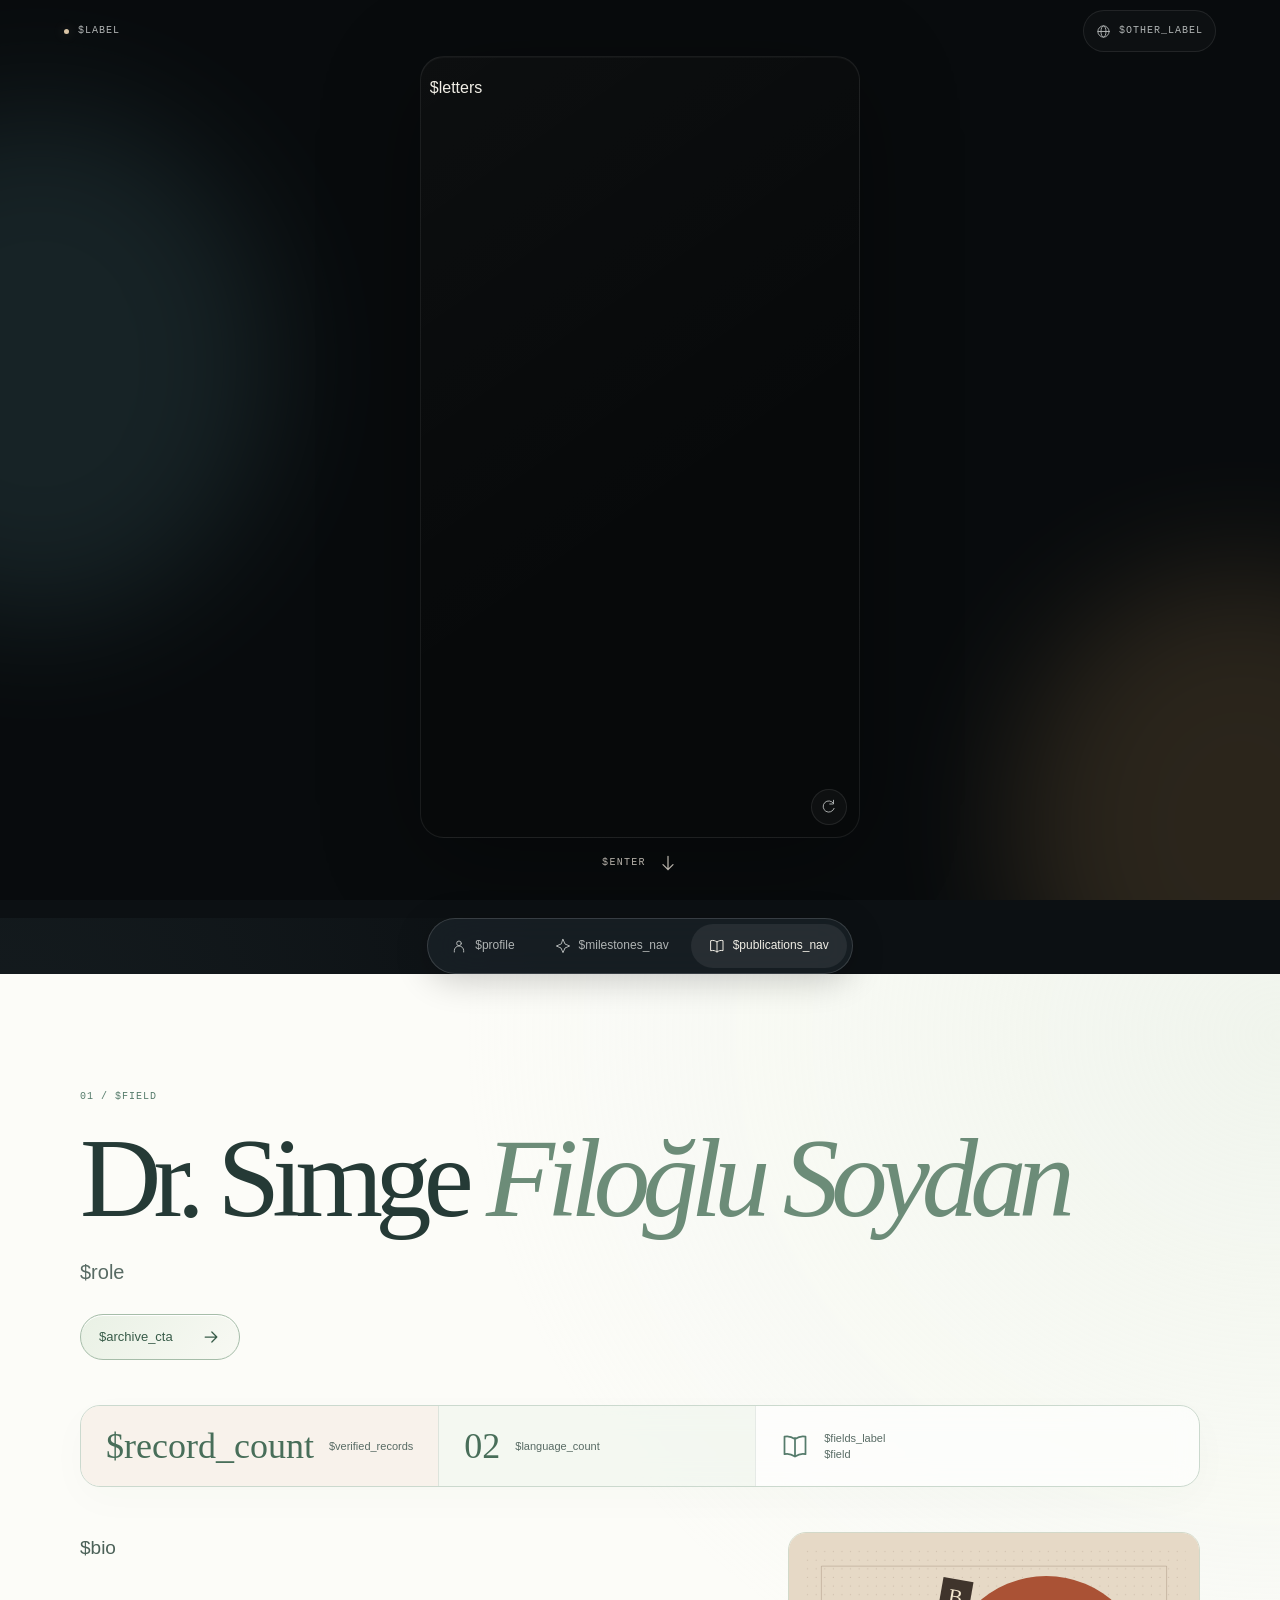
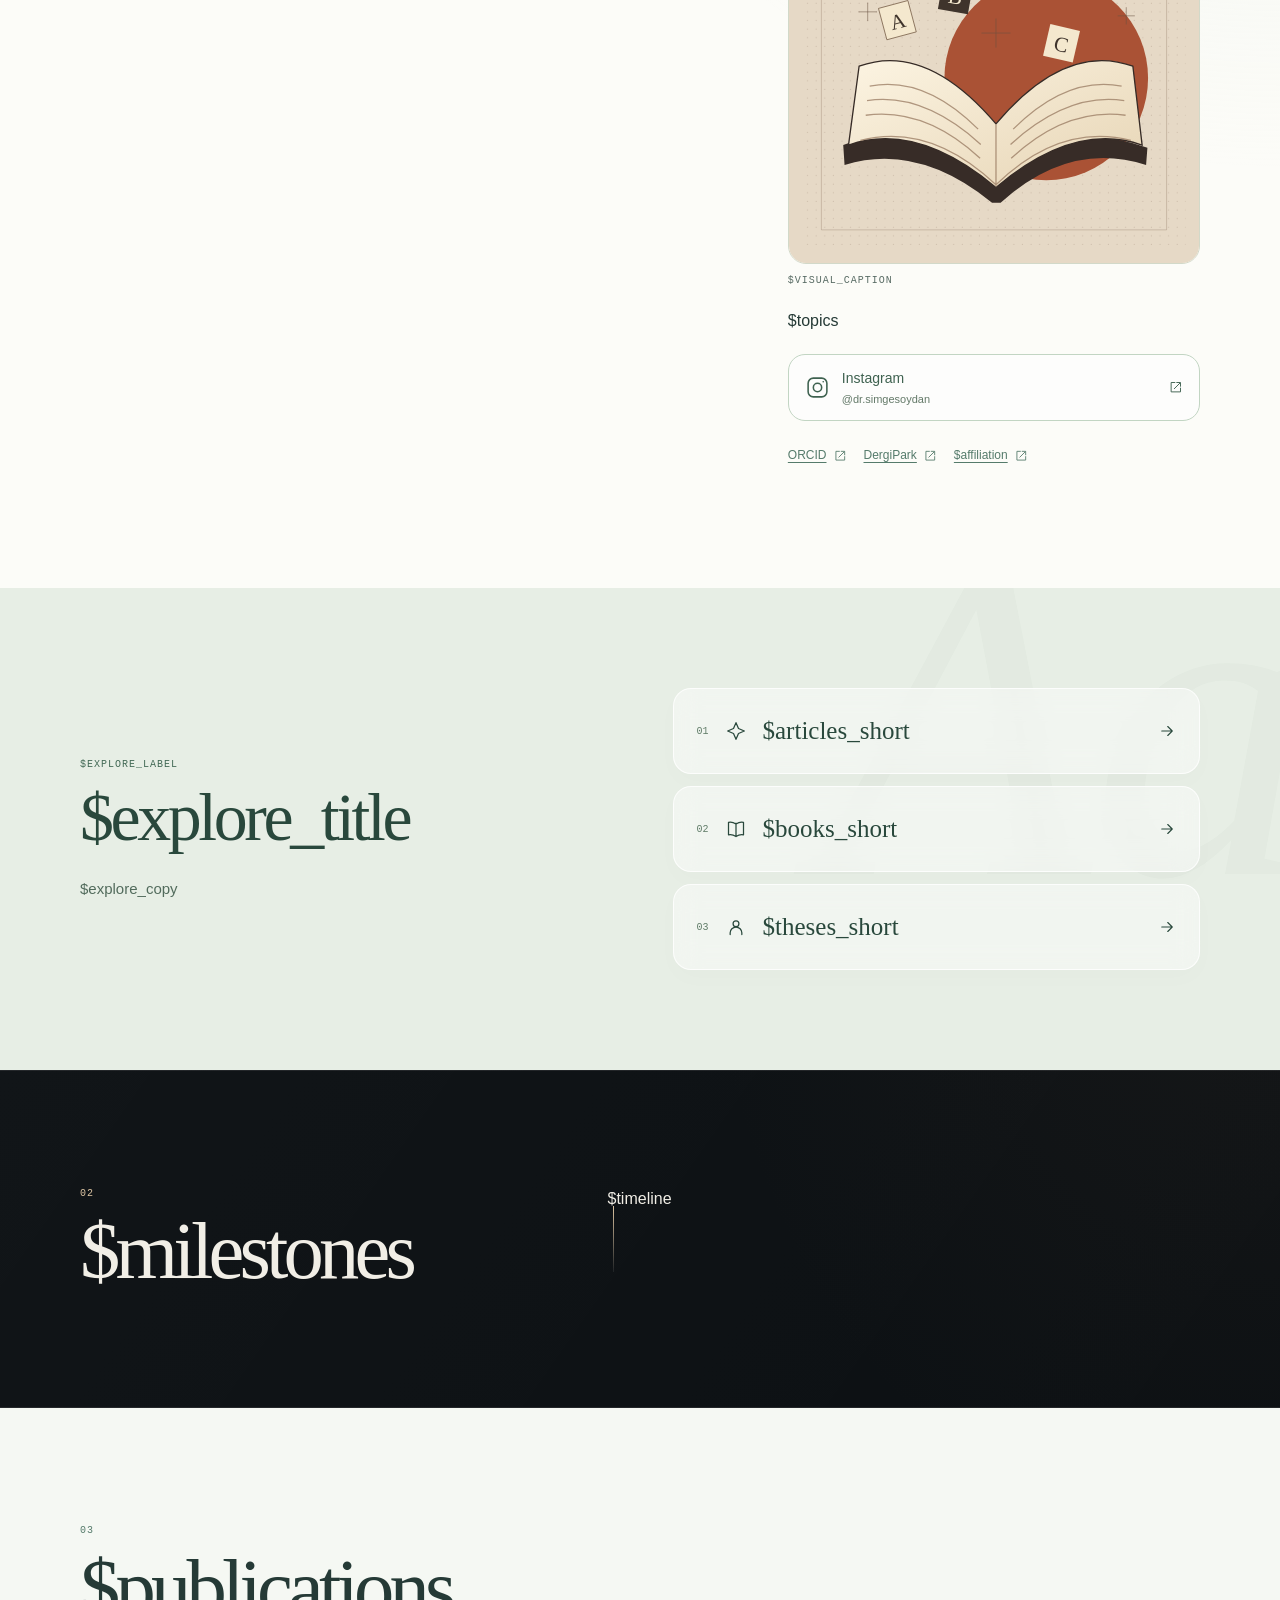
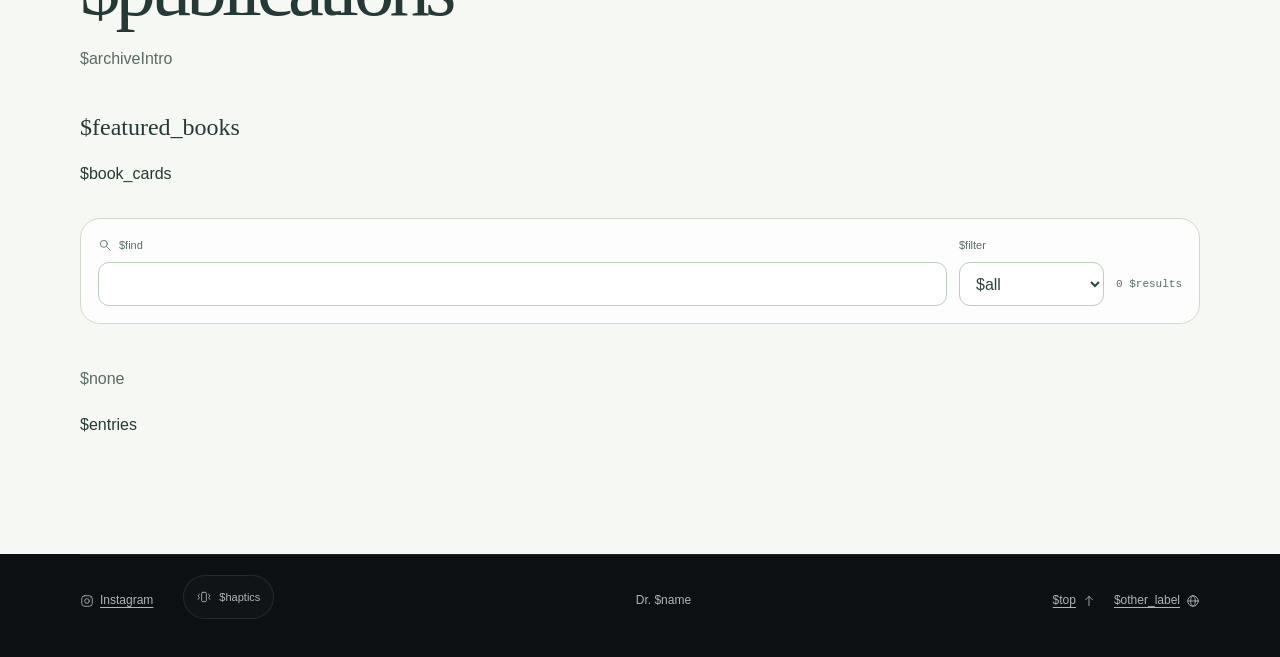
<file: page.html>
<!doctype html>
<html lang="$lang">
<head>
  <meta charset="utf-8">
  <meta name="viewport" content="width=device-width, initial-scale=1">
  <meta name="theme-color" content="#0c1013">
  <title>$title</title>
  <meta name="description" content="$description">
  <link rel="canonical" href="$canonical">
  <link rel="alternate" hreflang="tr" href="$tr_url">
  <link rel="alternate" hreflang="en" href="$en_url">
  <link rel="alternate" hreflang="x-default" href="$tr_url">
  <meta property="og:type" content="profile">
  <meta property="og:title" content="$title">
  <meta property="og:description" content="$description">
  <meta property="og:url" content="$canonical">
  <meta property="og:locale" content="$locale">
  <meta name="twitter:card" content="summary">
  <link rel="stylesheet" href="/site.css">
  <script type="application/ld+json">$schema</script>
  <script defer src="/site.js"></script>
</head>
<body id="top">
<svg class="icon-sprite" xmlns="http://www.w3.org/2000/svg" aria-hidden="true">
<symbol id="i-instagram" viewBox="0 0 24 24"><rect x="3" y="3" width="18" height="18" rx="5"/><circle cx="12" cy="12" r="4"/><circle cx="17.5" cy="6.5" r=".8" fill="currentColor" stroke="none"/></symbol>
<symbol id="i-user" viewBox="0 0 24 24"><circle cx="12" cy="8" r="3.5"/><path d="M5 21v-2a7 7 0 0 1 14 0v2"/></symbol>
<symbol id="i-book" viewBox="0 0 24 24"><path d="M12 5v16M3 4c4-1 6 0 9 2 3-2 5-3 9-2v15c-4-1-6 0-9 2-3-2-5-3-9-2z"/></symbol>
<symbol id="i-spark" viewBox="0 0 24 24"><path d="m12 2 3 7 7 3-7 3-3 7-3-7-7-3 7-3z"/></symbol>
<symbol id="i-globe" viewBox="0 0 24 24"><circle cx="12" cy="12" r="9"/><ellipse cx="12" cy="12" rx="4" ry="9"/><path d="M3 12h18"/></symbol>
<symbol id="i-arrow" viewBox="0 0 24 24"><path d="M5 12h14m-6-6 6 6-6 6"/></symbol>
<symbol id="i-down" viewBox="0 0 24 24"><path d="M12 4v16m-6-6 6 6 6-6"/></symbol>
<symbol id="i-vibrate" viewBox="0 0 24 24"><rect x="8" y="4" width="8" height="16" rx="2"/><path d="m4 7-2 3 2 3-2 3m18-9 2 3-2 3 2 3"/></symbol>
<symbol id="i-repeat" viewBox="0 0 24 24"><path d="M20 7a9 9 0 1 0 1 8M20 2v6h-6"/></symbol>
<symbol id="i-external" viewBox="0 0 24 24"><path d="M14 4h6v6m-1-5-9 9M11 4H5v15h15v-6"/></symbol>
<symbol id="i-up" viewBox="0 0 24 24"><path d="M12 20V4m-6 6 6-6 6 6"/></symbol>
<symbol id="i-search" viewBox="0 0 24 24"><circle cx="10" cy="10" r="6"/><path d="m15 15 6 6"/></symbol>
</svg>
<div class="reading-progress" aria-hidden="true"></div>
  <a class="skip" href="#bio">$skip</a>
  <header class="intro">
    <div class="intro-bar"><span class="intro-label"><span class="status-dot" aria-hidden="true"></span>$label</span><a class="language" href="$other_url" lang="$other" hreflang="$other"><svg class="icon" aria-hidden="true"><use href="#i-globe"/></svg>$other_label</a></div>
    <div class="poster">

      <div class="glyph-grid" aria-hidden="true">$letters</div>
      <button class="replay" type="button" aria-label="$replay" title="$replay" hidden><svg class="icon" aria-hidden="true"><use href="#i-repeat"/></svg></button>
    </div>
    <a class="enter" href="#bio">$enter <svg class="icon" aria-hidden="true"><use href="#i-down"/></svg></a>
  </header>
  <main>
    <nav class="nav wrap" aria-label="$menu"><a href="#bio"><svg class="icon" aria-hidden="true"><use href="#i-user"/></svg>$profile</a><a href="#milestones"><svg class="icon" aria-hidden="true"><use href="#i-spark"/></svg>$milestones_nav</a><a href="#publications"><svg class="icon" aria-hidden="true"><use href="#i-book"/></svg>$publications_nav</a></nav>
    <div class="light-panel bio-light">
    <section class="section wrap" id="bio" aria-labelledby="name">
      <div class="bio-head">
        <p class="kicker">01 / $field</p>
        <h1 id="name"><span>Dr. Simge</span> <span>Filoğlu Soydan</span></h1>
        <p class="role">$role</p>
        <a class="primary-button" href="#publications">$archive_cta <svg class="icon" aria-hidden="true"><use href="#i-arrow"/></svg></a>
      </div>
      <div class="summary-strip"><div><strong>$record_count</strong><span>$verified_records</span></div><div><strong>02</strong><span>$language_count</span></div><div><svg class="icon" aria-hidden="true"><use href="#i-book"/></svg><span>$fields_label<br>$field</span></div></div>
      <div class="bio-columns">
        <div class="bio-copy">$bio</div>
        <aside>
          <figure class="editorial-figure">
            <img src="/images/harflerden-satirlara.svg" width="620" height="498" loading="lazy" decoding="async" alt="">
            <figcaption>$visual_caption</figcaption>
          </figure>
          <ul class="topics">$topics</ul>
          <a class="social-profile" href="https://www.instagram.com/dr.simgesoydan/" target="_blank" rel="noopener noreferrer"><svg class="icon" aria-hidden="true"><use href="#i-instagram"/></svg><span>Instagram <small>@dr.simgesoydan</small></span><svg class="icon" aria-hidden="true"><use href="#i-external"/></svg></a>
          <div class="profiles"><a href="$orcid">ORCID <svg class="icon" aria-hidden="true"><use href="#i-external"/></svg></a><a href="$dergipark">DergiPark <svg class="icon" aria-hidden="true"><use href="#i-external"/></svg></a><a href="$university">$affiliation <svg class="icon" aria-hidden="true"><use href="#i-external"/></svg></a></div>
        </aside>
      </div>
    </section>
    </div>
    <section class="discovery" aria-labelledby="discovery-title">
      <div class="wrap discovery-layout">
        <div><p class="kicker">$explore_label</p><h2 id="discovery-title">$explore_title</h2><p class="discovery-copy">$explore_copy</p></div>
        <div class="discovery-links">
          <a href="#publications" data-kind-link="article"><span class="discovery-number">01</span><svg class="icon" aria-hidden="true"><use href="#i-spark"/></svg><span>$articles_short</span><svg class="icon" aria-hidden="true"><use href="#i-arrow"/></svg></a>
          <a href="#publications" data-kind-link="book"><span class="discovery-number">02</span><svg class="icon" aria-hidden="true"><use href="#i-book"/></svg><span>$books_short</span><svg class="icon" aria-hidden="true"><use href="#i-arrow"/></svg></a>
          <a href="#publications" data-kind-link="thesis"><span class="discovery-number">03</span><svg class="icon" aria-hidden="true"><use href="#i-user"/></svg><span>$theses_short</span><svg class="icon" aria-hidden="true"><use href="#i-arrow"/></svg></a>
        </div>
      </div>
    </section>
    <div class="tint">
      <section class="section wrap split" id="milestones" aria-labelledby="milestone-title">
        <div><p class="kicker">02</p><h2 id="milestone-title">$milestones</h2></div>
        <ol class="timeline">$timeline</ol>
      </section>
    </div>
    <div class="light-panel archive-light">
    <section class="section wrap" id="publications" aria-labelledby="publication-title">
      <p class="kicker">03</p>
      <h2 id="publication-title">$publications</h2>
      <p class="archive-intro">$archiveIntro</p>
      <section class="featured" aria-labelledby="featured-title">
        <h3 id="featured-title">$featured_books</h3>
        <ul class="book-grid">$book_cards</ul>
      </section>
      <div class="filters" hidden>
        <label><span><svg class="icon" aria-hidden="true"><use href="#i-search"/></svg>$find</span> <input id="search" type="search" autocomplete="off"></label>
        <label>$filter <select id="kind"><option value="">$all</option>$types</select></label>
        <button type="button" class="clear-search" hidden>$clear_search</button>
        <output id="count" aria-live="polite" data-label="$results"></output>
      </div>
      <p class="empty" hidden>$none</p>
      <ol class="records">$entries</ol>
    </section>
    </div>
  </main>
  <footer class="wrap footer"><a class="footer-social" href="https://www.instagram.com/dr.simgesoydan/" target="_blank" rel="noopener noreferrer"><svg class="icon" aria-hidden="true"><use href="#i-instagram"/></svg>Instagram</a><button class="haptics" type="button" aria-pressed="false" hidden><svg class="icon" aria-hidden="true"><use href="#i-vibrate"/></svg><span>$haptics</span></button><span>Dr. $name</span><a href="#top">$top <svg class="icon" aria-hidden="true"><use href="#i-up"/></svg></a><a href="$other_url" lang="$other" hreflang="$other">$other_label <svg class="icon" aria-hidden="true"><use href="#i-globe"/></svg></a></footer>
</body>
</html>
</file>
<file: site.css>
:root {
  color-scheme:dark;
  --bg:#0c1013;
  --panel:#171d21;
  --text:#f1eee6;
  --muted:#b0b4b4;
  --line:#ffffff16;
  --accent:#ddc5a3;
  --serif:Georgia,'Times New Roman',serif;
  --sans:Arial,Helvetica,sans-serif;
  --mono:ui-monospace,Consolas,monospace
}
* {
  box-sizing:border-box
}
html {
  scroll-behavior:smooth;
  scroll-padding-top:105px
}
body {
  margin:0;
  color:var(--text);
  background:var(--bg);
  font:16px/1.65 var(--sans)
}
[hidden] {
  display:none!important
}
h1,h2,h3,p {
  margin:0
}
a {
  color:inherit;
  text-underline-offset:.25em
}
button,input,select {
  font:inherit
}
a,button {
  -webkit-tap-highlight-color:transparent
}
a:focus-visible,button:focus-visible,input:focus-visible,select:focus-visible {
  outline:2px solid var(--accent);
  outline-offset:5px
}
::selection {
  background:var(--accent);
  color:#15191c
}
.icon-sprite {
  position:absolute;
  width:0;
  height:0;
  overflow:hidden
}
.icon {
  width:20px;
  height:20px;
  flex-shrink:0;
  fill:none;
  stroke:currentColor;
  stroke-width:1.5;
  stroke-linecap:round;
  stroke-linejoin:round;
  vertical-align:middle
}
.skip {
  position:fixed;
  z-index:20;
  top:8px;
  left:8px;
  transform:translateY(-150%);
  padding:9px 14px;
  background:var(--text);
  color:var(--bg)
}
.skip:focus {
  transform:none
}
.reading-progress {
  position:fixed;
  z-index:30;
  inset:0 0 auto;
  height:2px;
  transform:scaleX(0);
  transform-origin:left;
  background:linear-gradient(90deg,#698e92,var(--accent));
  pointer-events:none
}
.intro {
  position:relative;
  isolation:isolate;
  min-height:100svh;
  display:grid;
  grid-template-rows:auto 1fr auto;
  justify-items:center;
  align-items:center;
  padding:10px clamp(18px,5vw,66px) max(15px,env(safe-area-inset-bottom));
  background:#080b0d;
  overflow:hidden
}
.intro::before,.intro::after {
  content:"";
  position:absolute;
  z-index:-1;
  border-radius:50%;
  filter:blur(65px);
  width:36vw;
  height:40vw;
  max-width:510px;
  max-height:540px;
  pointer-events:none;
  opacity:.25
}
.intro::before {
  background:#446c72;
  left:-15%;
  top:12%;
  animation:drift 17s ease-in-out infinite alternate
}
.intro::after {
  background:#927348;
  right:-15%;
  bottom:-20%;
  animation:drift 22s ease-in-out infinite alternate-reverse
}
@keyframes drift {
  to {
    transform:translate(14%,8%) scale(1.15)
  }
}
.intro-bar {
  width:100%;
  max-width:1240px;
  display:flex;
  justify-content:space-between;
  align-items:center;
  gap:12px;
  font:10px/1.4 var(--mono);
  letter-spacing:.1em;
  text-transform:uppercase;
  color:var(--muted)
}
.intro-label {
  display:flex;
  align-items:center;
  gap:9px
}
.status-dot {
  width:5px;
  height:5px;
  border-radius:50%;
  background:#d9c5a6;
  box-shadow:0 0 12px #d9c5a650
}
.language {
  display:inline-flex;
  align-items:center;
  gap:8px;
  min-height:42px;
  padding:0 12px;
  text-decoration:none;
  border:1px solid var(--line);
  border-radius:24px;
  background:#ffffff06
}
.language .icon {
  width:15px;
  height:15px
}
.poster {
  position:relative;
  width:min(100%,460px,max(235px,calc((100svh - 118px)*.5625)));
  aspect-ratio:9/16;
  border:1px solid #ffffff14;
  border-radius:24px;
  box-shadow:0 20px 100px #0005,inset 0 1px 0 #ffffff08;
  background:linear-gradient(145deg,#ffffff06,transparent 60%),#080a0bf5;
  overflow:hidden
}
.glyph-grid {
  height:100%;
  display:grid;
  grid-template-columns:repeat(10,minmax(0,1fr));
  grid-template-rows:repeat(17,minmax(0,1fr));
  padding:4.3% 2%;
  user-select:none
}
.glyph-grid span {
  display:grid;
  place-items:center;
  color:#414644;
  font:300 clamp(13px,min(4.8vw,3.05svh),28px)/1 'Helvetica Neue',Arial,sans-serif
}
.glyph-grid .key {
  color:#f6f5ef
}
.glyph-grid.running .key {
  animation:glow .76s var(--delay) both
}
@keyframes glow {
  0% {
    color:#414644
  }
  60% {
    color:#fff;
    text-shadow:0 0 16px #fff9
  }
  100% {
    color:#f6f5ef;
    text-shadow:none
  }
}
.replay {
  position:absolute;
  bottom:12px;
  right:12px;
  display:grid;
  place-items:center;
  width:36px;
  height:36px;
  border:1px solid var(--line);
  border-radius:50%;
  background:#ffffff08;
  color:var(--muted);
  cursor:pointer
}
.replay .icon {
  width:15px;
  height:15px
}
.replay:hover .icon {
  animation:turn .7s ease
}
@keyframes turn {
  to {
    transform:rotate(360deg)
  }
}
.enter {
  display:inline-flex;
  align-items:center;
  gap:12px;
  min-height:44px;
  text-decoration:none;
  font:10px/1.4 var(--mono);
  letter-spacing:.13em;
  text-transform:uppercase;
  color:#d6d1c8
}
.enter .icon {
  animation:nudge 2.8s ease-in-out infinite
}
@keyframes nudge {
  0%,70%,100% {
    transform:translateY(0)
  }
  85% {
    transform:translateY(4px)
  }
}
main {
  position:relative;
  background:radial-gradient(ellipse at 0% 13%,#26343860,transparent 32%),radial-gradient(ellipse at 100% 55%,#4e403423,transparent 32%)
}
.wrap {
  width:min(calc(100% - 100px),1120px);
  margin-inline:auto
}
.nav {
  position:sticky;
  top:14px;
  z-index:10;
  width:fit-content;
  max-width:calc(100% - 28px);
  display:flex;
  gap:4px;
  padding:5px;
  margin-top:18px;
  border:1px solid #ffffff25;
  border-radius:40px;
  background:#1c2429f2;
  box-shadow:0 6px 35px #0003
}
@supports(backdrop-filter:blur(20px)) {
  .nav {
    background:#1c2429b5;
    backdrop-filter:blur(22px) saturate(140%)
  }
}
.nav a {
  display:inline-flex;
  align-items:center;
  justify-content:center;
  gap:8px;
  min-height:44px;
  padding:0 18px;
  border-radius:30px;
  text-decoration:none;
  font-size:12px;
  color:var(--muted);
  transition:background .25s,color .25s
}
.nav .icon {
  width:16px;
  height:16px
}
.nav a:hover,.nav a[aria-current] {
  color:var(--text);
  background:#ffffff12
}
.section {
  padding-block:clamp(54px,9vw,115px);
  scroll-margin-top:90px
}
.kicker,.year,.record-kind,.identifier {
  font:10px/1.5 var(--mono);
  letter-spacing:.1em;
  text-transform:uppercase;
  color:var(--accent)
}
h1,h2,h3 {
  font-family:var(--serif);
  font-weight:400
}
h1 {
  font-size:clamp(49px,8.8vw,119px);
  line-height:.96;
  letter-spacing:-.07em;
  margin-top:20px;
  max-width:1000px
}
h1 span {
  display:inline-block
}
h1 span+span {
  font-style:italic;
  color:var(--accent)
}
h2 {
  font-size:clamp(44px,6.3vw,83px);
  line-height:1;
  letter-spacing:-.06em;
  margin-top:10px
}
.role {
  margin-top:24px;
  font-size:clamp(16px,1.8vw,20px);
  color:var(--muted)
}
.primary-button {
  display:inline-flex;
  align-items:center;
  gap:28px;
  min-height:46px;
  margin-top:25px;
  padding:0 18px;
  border:1px solid #e7cba440;
  background:linear-gradient(135deg,#e7cba41c,#ffffff04);
  border-radius:28px;
  color:var(--accent);
  text-decoration:none;
  font-size:13px;
  box-shadow:inset 0 1px 0 #ffffff10
}
.primary-button .icon {
  transition:transform .25s
}
.primary-button:hover .icon {
  transform:translateX(4px)
}
.summary-strip {
  display:grid;
  grid-template-columns:1fr 1fr 1.4fr;
  margin-top:45px;
  border:1px solid var(--line);
  border-radius:20px;
  background:linear-gradient(120deg,#ffffff06,#ffffff02);
  overflow:hidden
}
.summary-strip>div {
  display:flex;
  align-items:center;
  gap:15px;
  padding:22px 25px
}
.summary-strip>div+div {
  border-left:1px solid var(--line)
}
.summary-strip strong {
  font:36px/1 var(--serif);
  color:var(--accent)
}
.summary-strip span {
  font-size:11px;
  color:var(--muted);
  line-height:1.5
}
.summary-strip .icon {
  width:28px;
  height:28px;
  color:var(--accent)
}
.bio-columns {
  display:grid;
  grid-template-columns:minmax(0,1.5fr) minmax(0,1fr);
  gap:clamp(30px,7vw,90px);
  margin-top:45px;
  align-items:start
}
.bio-copy {
  font-size:clamp(16px,1.6vw,19px);
  color:#c8cbca
}
.bio-copy p+p {
  margin-top:18px
}
.bio-copy p:first-child {
  color:var(--text)
}
.editorial-figure {
  margin:0 0 20px;
  position:relative
}
.editorial-figure img {
  display:block;
  width:100%;
  height:auto;
  border-radius:18px;
  border:1px solid #ffffff24
}
.editorial-figure figcaption {
  margin-top:10px;
  color:var(--muted);
  font:10px/1.4 var(--mono);
  letter-spacing:.1em;
  text-transform:uppercase
}
.topics {
  display:flex;
  flex-wrap:wrap;
  gap:7px;
  margin:0;
  padding:0;
  list-style:none
}
.topics li {
  padding:6px 11px;
  border:1px solid var(--line);
  border-radius:20px;
  color:var(--muted);
  font-size:11px;
  background:#ffffff03
}
.profiles {
  display:flex;
  flex-wrap:wrap;
  gap:0 17px;
  margin-top:13px
}
.profiles a {
  display:inline-flex;
  align-items:center;
  min-height:44px;
  font-size:12px;
  color:var(--accent)
}
.tint {
  border-block:1px solid var(--line);
  background:linear-gradient(125deg,#ffffff05,transparent)
}
.split {
  display:grid;
  grid-template-columns:minmax(0,.85fr) minmax(0,1.15fr);
  gap:35px clamp(35px,7vw,90px)
}
.timeline,.records {
  list-style:none;
  margin:0;
  padding:0
}
.timeline {
  position:relative
}
.timeline::before {
  content:"";
  position:absolute;
  top:20px;
  bottom:20px;
  left:5px;
  width:1px;
  background:linear-gradient(var(--accent),#ffffff12)
}
.timeline li {
  display:grid;
  grid-template-columns:70px minmax(0,1fr);
  gap:12px;
  padding:20px 0 20px 26px;
  position:relative
}
.timeline li::before {
  content:"";
  position:absolute;
  top:26px;
  left:1px;
  width:9px;
  height:9px;
  border-radius:50%;
  background:var(--accent);
  box-shadow:0 0 0 5px #ddc5a30a
}
.timeline li+li {
  border-top:1px solid var(--line)
}
.year {
  padding-top:3px
}
.timeline h3 {
  font-size:clamp(22px,2.3vw,28px);
  line-height:1.18
}
.timeline p {
  margin-top:8px;
  font-size:14px;
  color:var(--muted)
}
.source-link {
  display:inline-flex;
  align-items:center;
  gap:9px;
  min-height:44px;
  font-size:12px;
  color:var(--accent);
  text-decoration:none
}
.source-link:hover {
  text-decoration:underline
}
.archive-intro {
  max-width:65ch;
  margin-top:18px;
  color:var(--muted)
}
.featured {
  margin-top:35px
}
.featured>h3 {
  font-size:24px;
  margin-bottom:14px
}
.book-grid {
  display:grid;
  grid-template-columns:repeat(2,minmax(0,1fr));
  gap:17px;
  margin:0;
  padding:0;
  list-style:none
}
.book-card {
  display:grid;
  grid-template-columns:minmax(0,4fr) minmax(0,5fr);
  align-items:center;
  gap:clamp(12px,3vw,25px);
  min-height:100%;
  padding:clamp(16px,2.8vw,30px);
  border:1px solid var(--line);
  border-radius:22px;
  background:linear-gradient(130deg,#c2c6bf12,#ffffff03);
  text-decoration:none;
  transition:transform .3s,border-color .3s,box-shadow .3s;
  overflow:hidden
}
.book-grid li:nth-child(2) .book-card {
  background:linear-gradient(130deg,#a3543220,#ffffff03)
}
.book-image {
  display:grid;
  place-items:center
}
.book-image img {
  display:block;
  width:auto;
  height:clamp(125px,19vw,215px);
  max-width:100%;
  object-fit:contain;
  filter:drop-shadow(6px 12px 8px #0006);
  transition:transform .4s
}
.book-info {
  min-width:0
}
.book-title {
  display:block;
  font:clamp(22px,2.6vw,35px)/1.1 var(--serif);
  letter-spacing:-.03em
}
.book-publisher {
  display:block;
  margin-top:12px;
  color:var(--muted);
  font-size:11px
}
.book-card:hover {
  transform:translateY(-4px);
  border-color:#ddc5a360;
  box-shadow:0 15px 45px #0004
}
.book-card:hover img {
  transform:rotate(-3deg) translateY(-3px)
}
.filters {
  display:flex;
  flex-wrap:wrap;
  align-items:end;
  gap:12px;
  margin-block:30px 22px;
  padding:17px;
  border:1px solid var(--line);
  border-radius:20px;
  background:#ffffff04
}
.filters label {
  display:grid;
  gap:8px;
  min-width:145px;
  color:var(--muted);
  font-size:11px
}
.filters label:first-child {
  flex:1
}
.filters label>span {
  display:flex;
  gap:7px;
  align-items:center
}
.filters .icon {
  width:14px;
  height:14px
}
.filters input,.filters select {
  width:100%;
  min-width:0;
  min-height:44px;
  border:1px solid #ffffff22;
  border-radius:11px;
  padding:9px 12px;
  color:var(--text);
  background:#101619;
  font:16px var(--sans)
}
.filters output {
  color:var(--muted);
  font:11px/44px var(--mono);
  white-space:nowrap
}
.records {
  display:grid;
  gap:12px
}
.record {
  display:grid;
  grid-template-columns:135px minmax(0,1fr);
  gap:20px;
  padding:27px;
  border:1px solid var(--line);
  border-radius:18px;
  background:linear-gradient(130deg,#ffffff05,#ffffff02);
  scroll-margin-top:100px;
  transition:border-color .25s,background .25s
}
.record:hover {
  border-color:#ddc5a340;
  background:#ffffff05
}
.record-kind {
  padding-top:5px
}
.record-kind span {
  display:block;
  margin-top:7px;
  color:var(--muted)
}
.record h3 {
  font-size:clamp(24px,2.7vw,35px);
  line-height:1.15;
  letter-spacing:-.027em
}
.record p {
  margin-top:9px;
  font-size:13px
}
.record-meta,.original {
  color:var(--muted)
}
.original {
  font-style:italic
}
.identifier {
  display:block;
  margin-top:10px;
  overflow-wrap:anywhere
}
.empty {
  padding-block:20px;
  color:var(--muted)
}
.footer {
  display:flex;
  flex-wrap:wrap;
  align-items:center;
  gap:0 18px;
  border-top:1px solid var(--line);
  padding-block:20px 30px;
  font-size:12px;
  color:var(--muted)
}
.footer>span {
  margin-right:auto
}
.footer a {
  display:inline-flex;
  align-items:center;
  min-height:44px
}
.haptics {
  display:inline-flex;
  align-items:center;
  gap:8px;
  min-height:44px;
  border:1px solid var(--line);
  border-radius:24px;
  padding:0 13px;
  margin-right:auto;
  margin-bottom:8px;
  background:#ffffff05;
  color:var(--muted);
  cursor:pointer;
  font-size:11px
}
.haptics[aria-pressed=true] {
  color:var(--accent);
  border-color:#ddc5a370
}
.haptics[aria-pressed=true] .icon {
  animation:wobble .25s 2
}
@keyframes wobble {
  25% {
    transform:translateX(-2px)
  }
  75% {
    transform:translateX(2px)
  }
}
.tap-feedback {
  animation:tap .28s ease
}
@keyframes tap {
  50% {
    box-shadow:0 0 0 5px #ddc5a320;
    filter:brightness(1.16)
  }
}
.motion-ready .reveal {
  opacity:0;
  transform:translateY(18px);
  transition:opacity .65s,transform .65s
}
.motion-ready .reveal.visible {
  opacity:1;
  transform:none
}
@media(min-width:900px) {
  .split>div:first-child {
    position:sticky;
    top:110px;
    align-self:start
  }
}
@media(max-width:750px) {
  .wrap {
    width:calc(100% - 40px)
  }
  .bio-columns,.split {
    grid-template-columns:minmax(0,1fr)
  }
  .summary-strip>div {
    padding:17px 14px;
    gap:9px
  }
  .summary-strip strong {
    font-size:30px
  }
  .summary-strip span {
    font-size:10px
  }
  .summary-strip>div:last-child {
    gap:10px
  }
  .summary-strip .icon {
    width:24px;
    height:24px
  }
  .bio-columns {
    gap:26px
  }
  .editorial-figure {
    max-width:440px
  }
  .record {
    grid-template-columns:1fr;
    gap:11px;
    padding:22px
  }
  .record-kind {
    display:flex;
    align-items:baseline;
    gap:10px;
    padding:0
  }
  .record-kind span {
    margin:0
  }
  .nav a {
    font-size:11px;
    padding-inline:13px;
    gap:6px
  }
}
@media(max-width:520px) {
  .intro {
    padding-inline:16px
  }
  .poster {
    border-radius:18px
  }
  .summary-strip {
    grid-template-columns:1fr 1fr
  }
  .summary-strip>div:last-child {
    grid-column:1/-1;
    border-left:0;
    border-top:1px solid var(--line)
  }
  .summary-strip>div:last-child span br {
    display:none
  }
  .book-grid {
    gap:10px
  }
  .book-card {
    grid-template-columns:1fr;
    align-content:start;
    padding:19px 12px
  }
  .book-title {
    font-size:clamp(19px,5.2vw,26px)
  }
  .book-image img {
    height:170px
  }
  .book-info {
    padding-top:7px
  }
  .filters label:first-child {
    flex-basis:100%
  }
  .timeline li {
    grid-template-columns:62px minmax(0,1fr);
    gap:8px;
    padding-left:23px
  }
  .timeline h3 {
    font-size:23px
  }
  .nav {
    top:9px
  }
  .nav a {
    padding-inline:10px;
    font-size:10px
  }
  .nav .icon {
    width:14px;
    height:14px
  }
  .footer .haptics {
    flex-basis:100%;
    justify-content:center;
    margin-bottom:14px
  }
  .footer>span {
    flex-basis:100%;
    margin-bottom:8px
  }
}
@media(hover:none) {
  .book-card:hover {
    transform:none
  }
  .book-card:hover img {
    transform:none
  }
}
@media(prefers-reduced-motion:reduce) {
  html {
    scroll-behavior:auto
  }
  *,*::before,*::after {
    animation:none!important;
    transition:none!important
  }
  .motion-ready .reveal {
    opacity:1;
    transform:none
  }
}
.profiles a,.footer a {
  gap:6px
}
.profiles .icon,.footer .icon,.source-link .icon,.book-publisher .icon {
  width:14px;
  height:14px
}
.book-publisher .icon {
  margin-left:5px
}
@supports(backdrop-filter:blur(12px)) {
  .filters,.summary-strip {
    backdrop-filter:blur(12px)
  }
}

.light-panel {
  --text: #253a36;
  --muted: #586b64;
  --accent: #557b6b;
  --line: #294c371c;
  color-scheme: light;
  color: var(--text);
  background: #fcfcf8;
}
.bio-light {
  background: radial-gradient(ellipse at 100% 5%, #e5eee280, transparent 45%), #fcfcf8;
}
.archive-light {
  background: #f5f8f3;
}
.light-panel h1 span + span {
  color: #6c8c78;
}
.light-panel .bio-copy {
  color: #4b6158;
}
.light-panel .bio-copy p:first-child {
  color: #2e453a;
}
.light-panel .primary-button {
  color: #385c49;
  border-color: #a6bda9;
  background: linear-gradient(130deg, #e9f1e5, #f8f9f3);
  box-shadow: inset 0 1px 0 #fff;
}
.light-panel .summary-strip {
  background: #fff9;
  border-color: #cbd9ce;
  box-shadow: 0 12px 40px #36543a06;
}
.light-panel .summary-strip > div:first-child {
  background: #f3e8dd90;
}
.light-panel .summary-strip > div:nth-child(2) {
  background: #eaf1e680;
}
.light-panel .summary-strip strong {
  color: #486e59;
}
.light-panel .topics li {
  color: #496651;
  border-color: #c6d8c7;
  background: #edf3e9;
}
.light-panel .editorial-figure img {
  border-color: #d2d9c9;
}
.light-panel .book-card,
.light-panel .book-grid li:nth-child(2) .book-card {
  background: linear-gradient(130deg, #e5eee1, #fff);
  border-color: #cfdbcd;
  box-shadow: inset 0 1px 0 #fff;
}
.light-panel .book-grid li:nth-child(2) .book-card {
  background: linear-gradient(130deg, #f2e7dc, #fff);
}
.light-panel .book-card:hover {
  border-color: #95b099;
  box-shadow: 0 14px 32px #29433112;
}
.light-panel .record {
  background: #fff;
  border-color: #d7e0d4;
  box-shadow: 0 5px 24px #314a3504;
}
.light-panel .record:hover {
  border-color: #a5bda7;
  background: #fff;
}
.light-panel .filters {
  background: #ffffffb3;
  border-color: #cfd9cb;
}
.light-panel .filters input,
.light-panel .filters select {
  color: #2e453a;
  background: #fff;
  border-color: #bdccbc;
}
.social-profile {
  display: flex;
  align-items: center;
  gap: 12px;
  min-height: 67px;
  margin-top: 20px;
  padding: 12px 16px;
  border: 1px solid #c2d5c3;
  border-radius: 17px;
  background: #fff9;
  color: #3f6250;
  text-decoration: none;
  transition: transform .25s, box-shadow .25s;
}
.social-profile > .icon:first-child {
  width: 25px;
  height: 25px;
}
.social-profile > .icon:last-child {
  width: 15px;
  height: 15px;
  margin-left: auto;
}
.social-profile span {
  font-size: 14px;
}
.social-profile small {
  display: block;
  color: #637968;
  font-size: 11px;
}
.social-profile:hover {
  transform: translateY(-2px);
  box-shadow: 0 10px 25px #29433110;
}
.footer-social {
  padding-right: 12px;
}

/* Editorial discovery and refined reading surfaces */
.discovery {padding:clamp(55px,8vw,100px) 0;background:#e7eee5;color:#29483c;--accent:#416854;--muted:#526b5c;--line:#29483c24;position:relative;overflow:hidden}
.discovery::before {content:"Aa";position:absolute;right:-.08em;top:-.2em;font:italic clamp(220px,35vw,490px)/1 Georgia,serif;color:#355c3e06;pointer-events:none}
.discovery-layout {display:grid;grid-template-columns:1fr 1fr;gap:65px;align-items:center;position:relative}
.discovery h2 {white-space:pre-line;font-size:clamp(42px,5.3vw,68px);line-height:1.07;letter-spacing:-.05em}
.discovery-copy {max-width:38ch;font-size:15px;color:#526b5c;margin-top:23px}
.discovery-links {display:grid;gap:12px}
.discovery-links a {display:flex;align-items:center;gap:17px;min-height:86px;border:1px solid #ffffffc9;border-radius:18px;padding:18px 23px;background:#ffffff70;text-decoration:none;box-shadow:0 8px 25px #36543a04;transition:transform .25s,background .25s}
.discovery-links a:hover {transform:translateX(5px);background:#fff}
.discovery-links a>span:not(.discovery-number) {font:25px Georgia,serif}
.discovery-links a>.icon:last-child {margin-left:auto;width:18px}
.discovery-number {font:10px var(--mono);color:#607c68}
.clear-search {min-height:44px;padding:9px 13px;border:1px solid #bdccbc;border-radius:12px;color:#385c49;background:#eef4eb;cursor:pointer;font-size:12px}
.book-card {position:relative}
.book-card::after {content:"";position:absolute;inset:-70% -100%;background:linear-gradient(110deg,transparent 44%,#ffffff70 50%,transparent 56%);transform:translateX(-60%);pointer-events:none}
@media(hover:hover) and (prefers-reduced-motion:no-preference) {.book-card:hover::after {animation:book-shine .85s ease forwards}}
@keyframes book-shine {to{transform:translateX(60%)}}
.light-panel .record {border-radius:7px;padding-block:30px}
.light-panel .record h3 {max-width:36ch}
.light-panel .source-link {min-height:44px}
.bio-light .section {padding-bottom:clamp(60px,9vw,110px)}
@supports(backdrop-filter:blur(14px)){.discovery-links a {backdrop-filter:blur(14px)}}
@media(max-width:750px){.discovery-layout{grid-template-columns:1fr;gap:30px}.discovery-links a{min-height:74px}.discovery-links a>span:not(.discovery-number){font-size:24px}}
@media(prefers-reduced-motion:reduce){.discovery-links a:hover{transform:none}}
</file>
